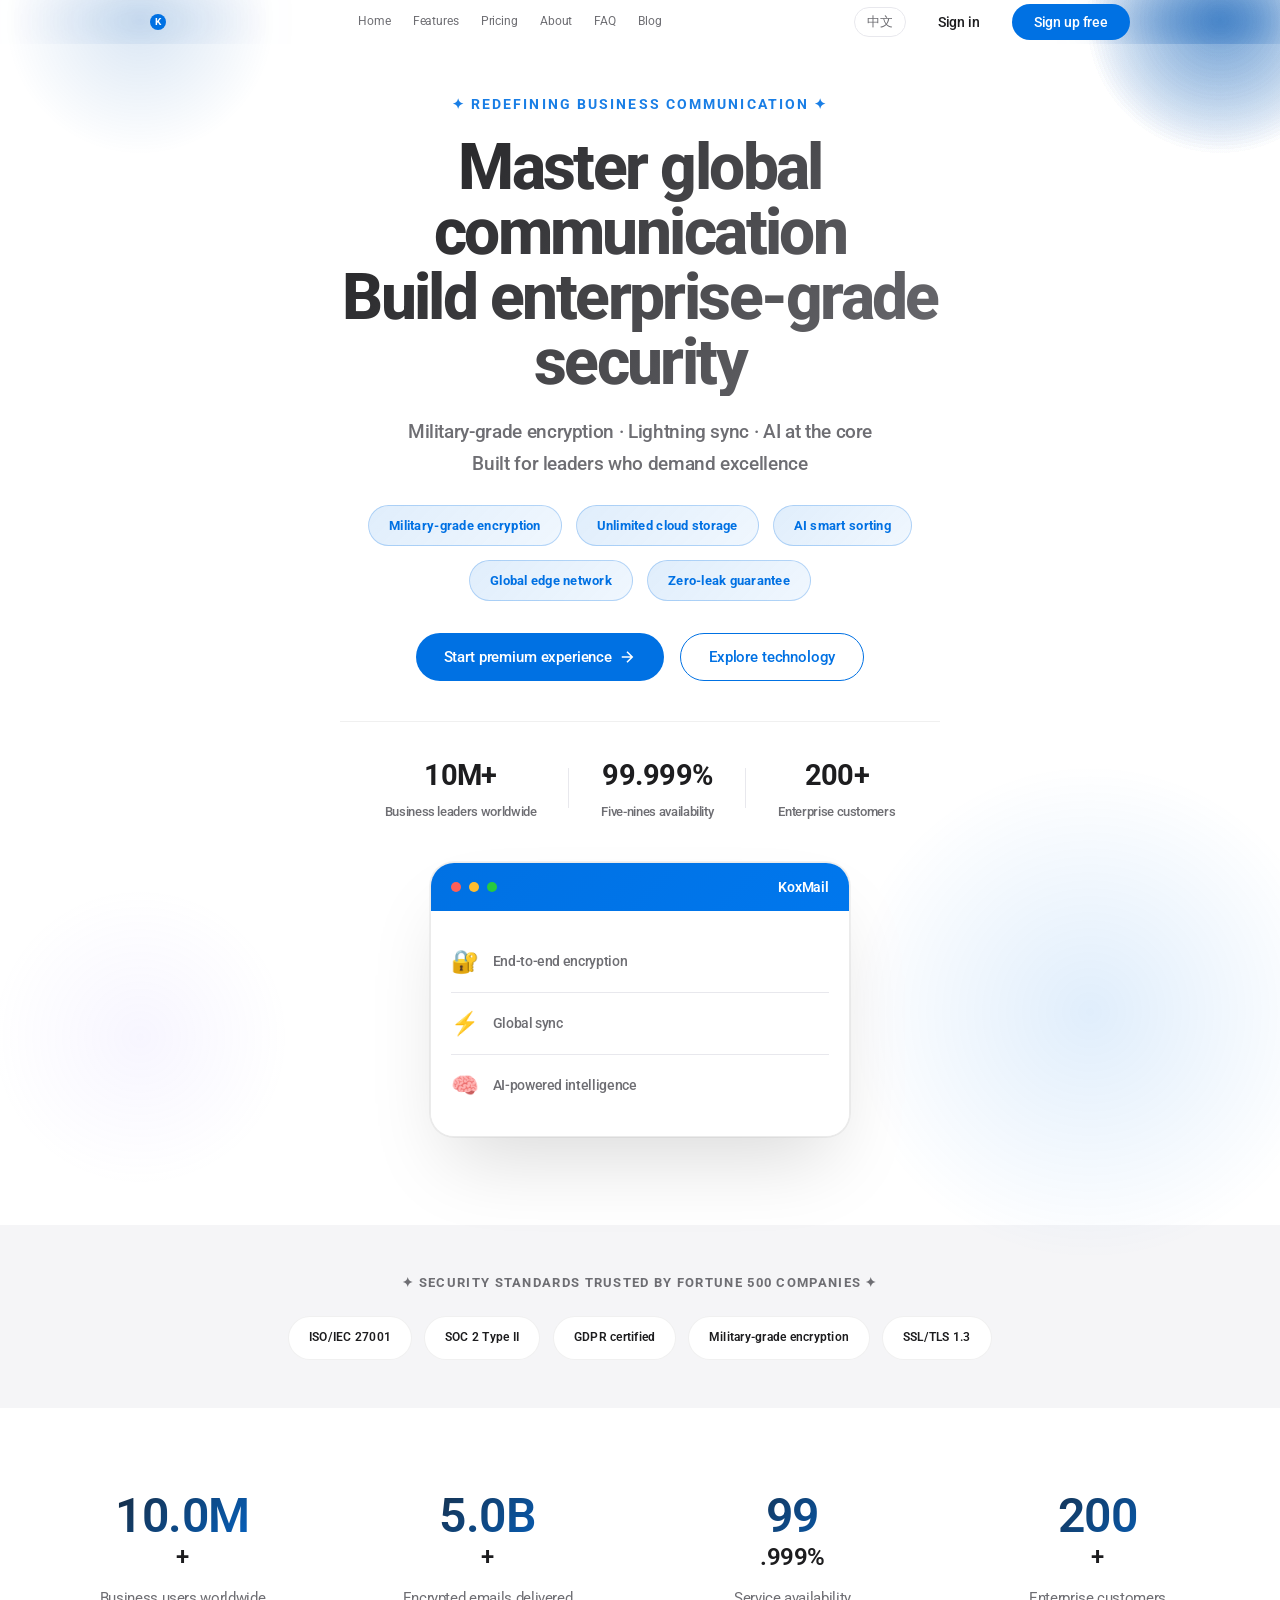
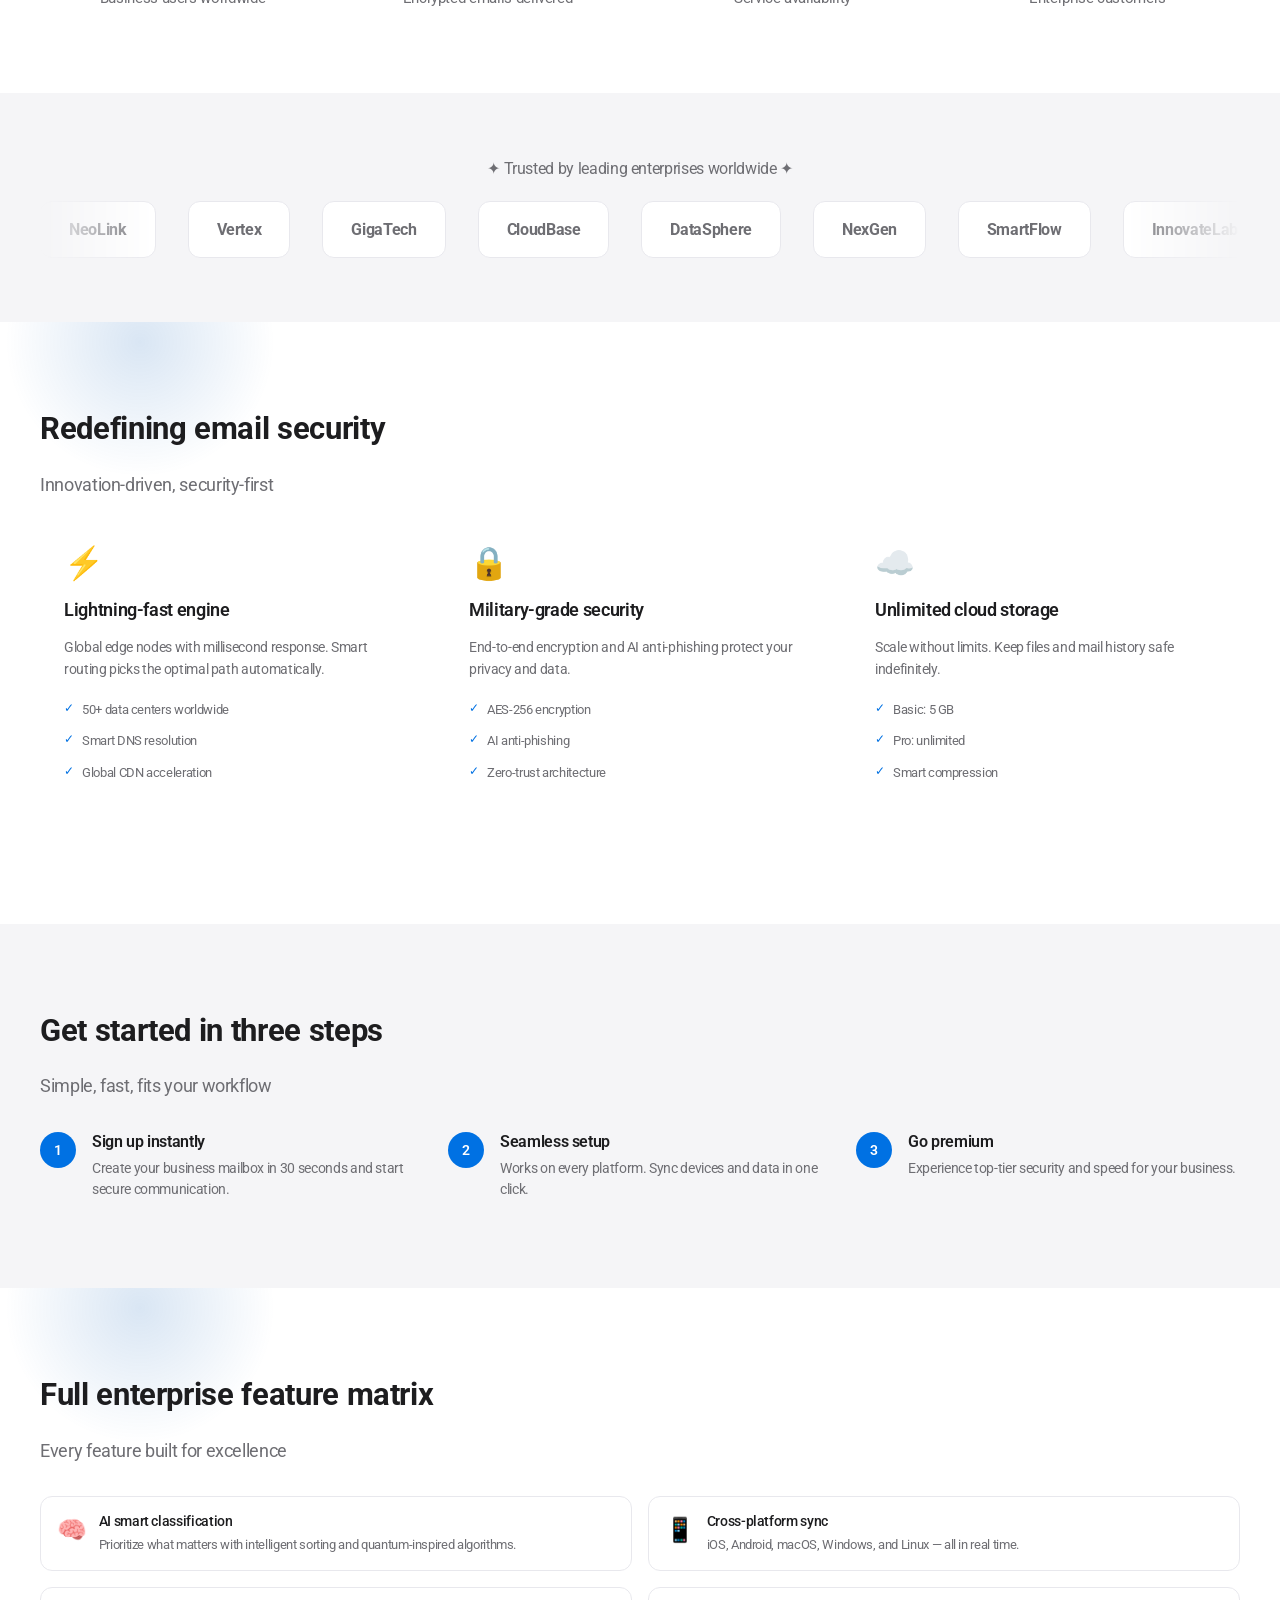
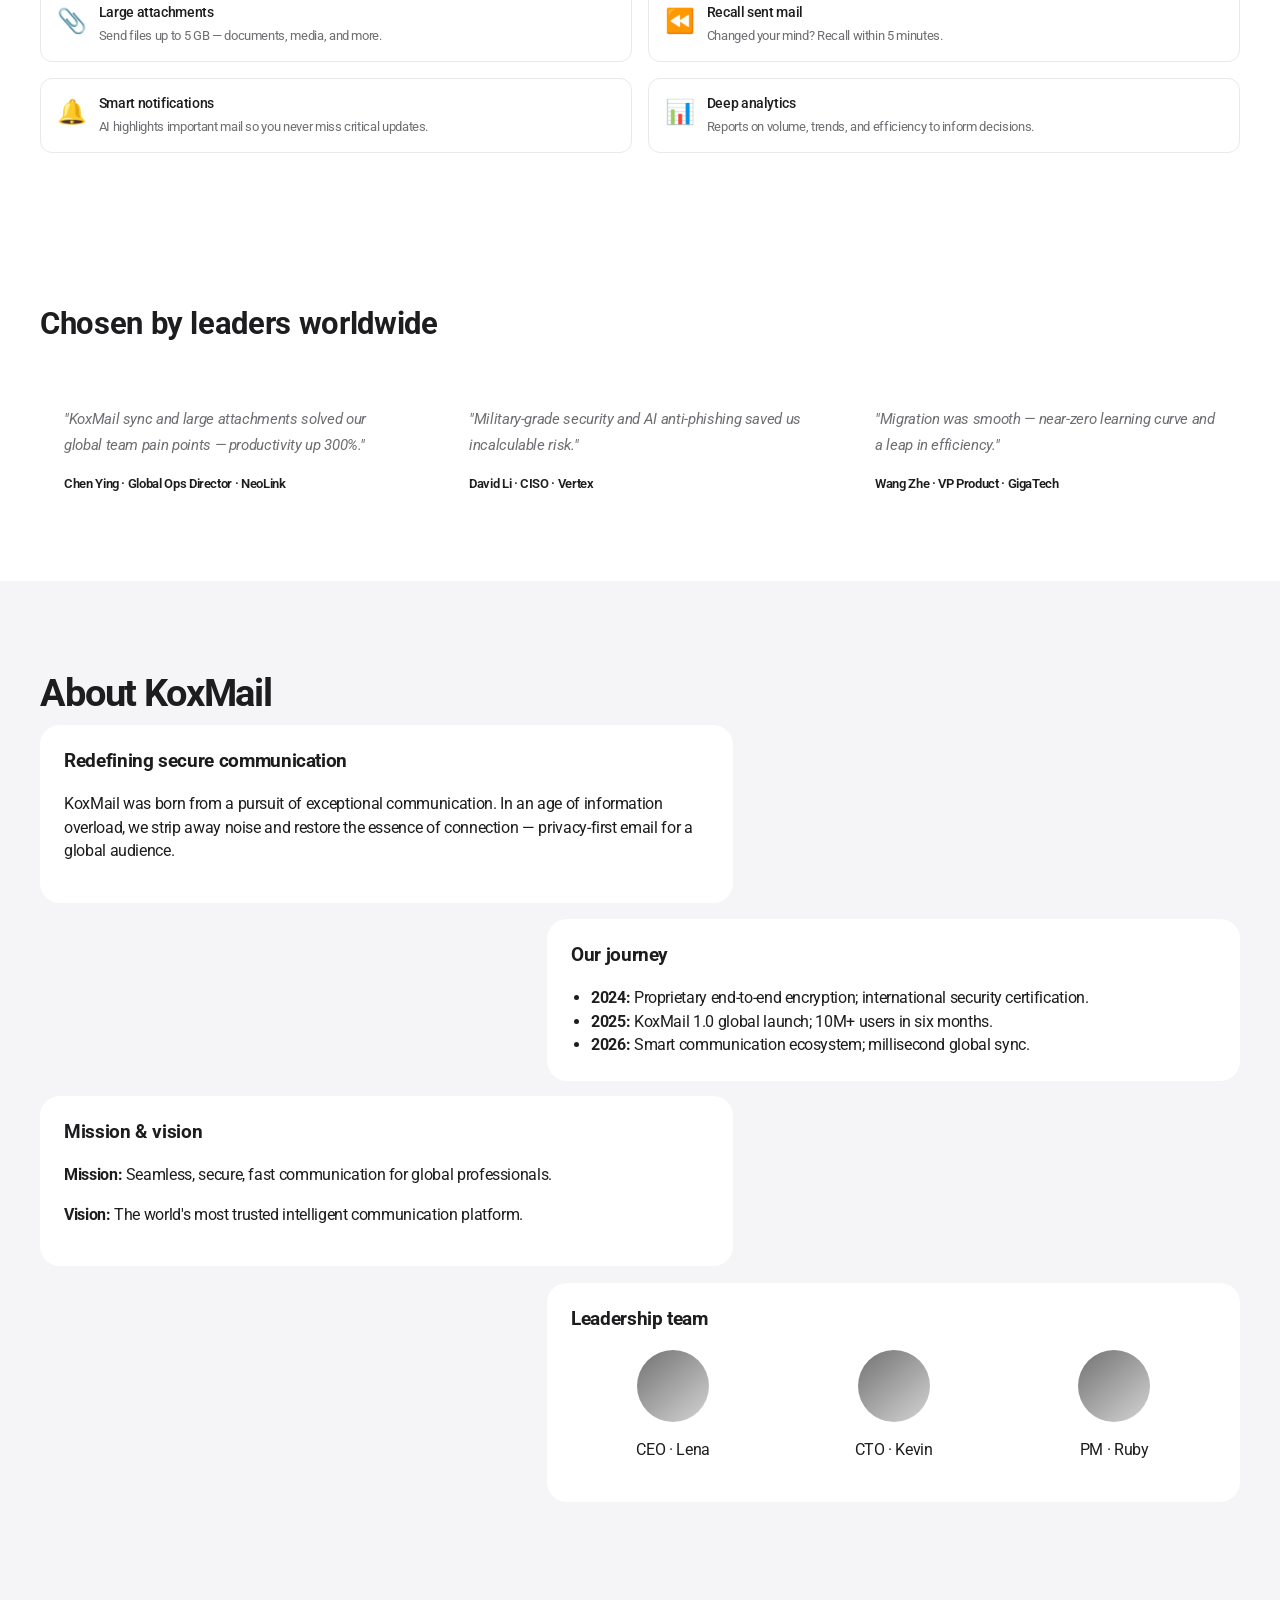
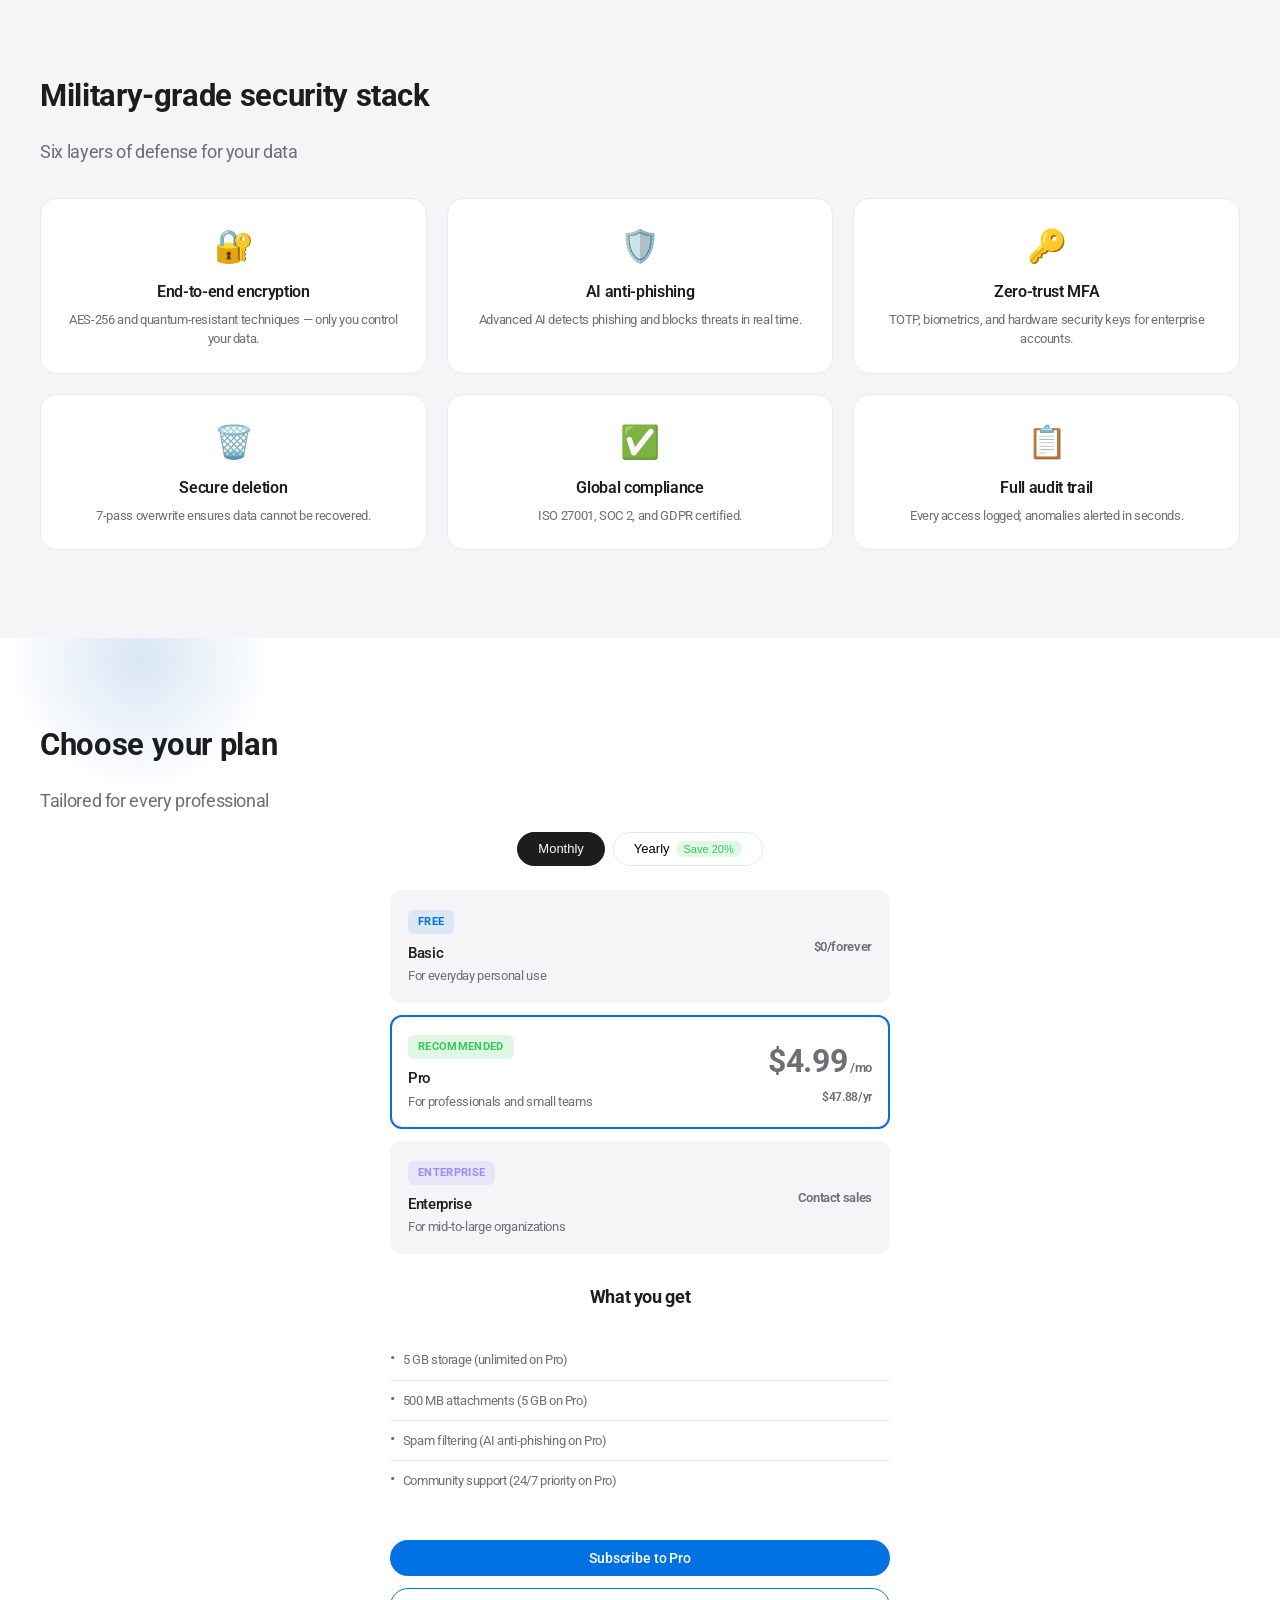
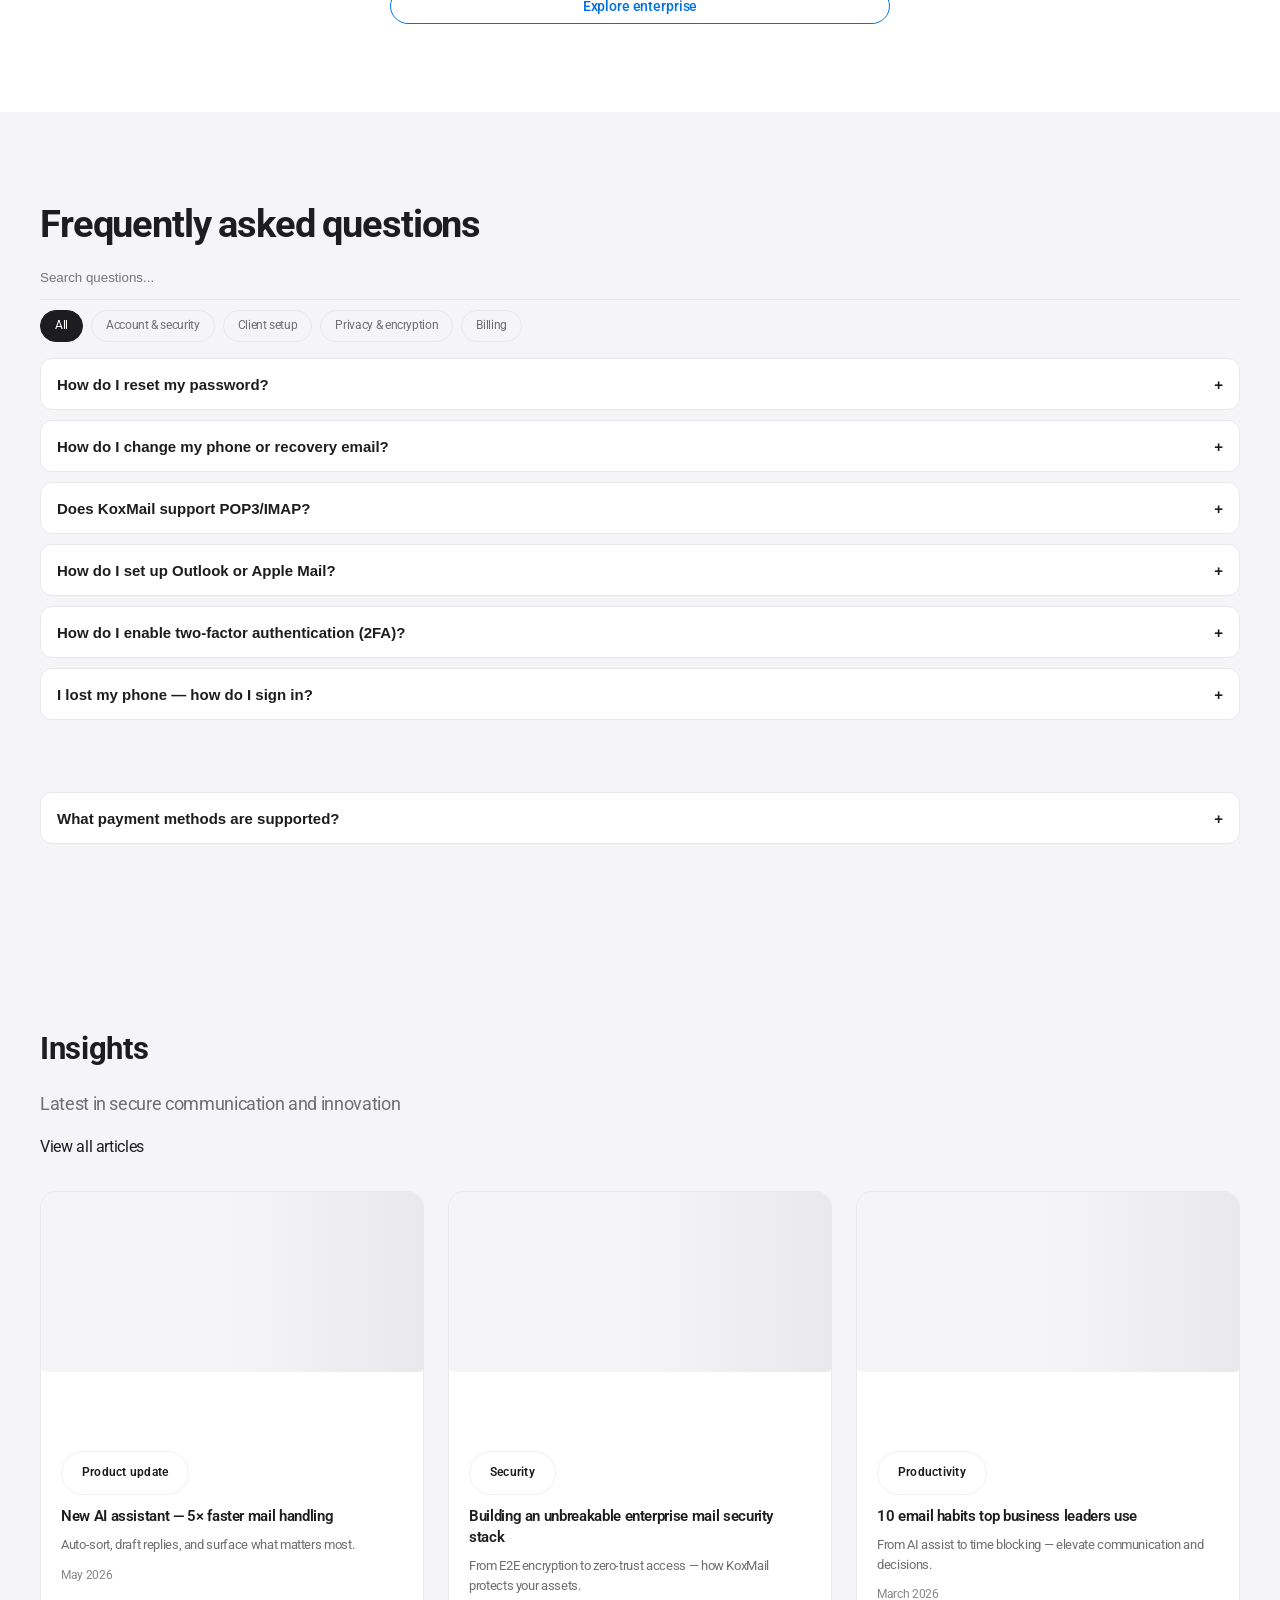
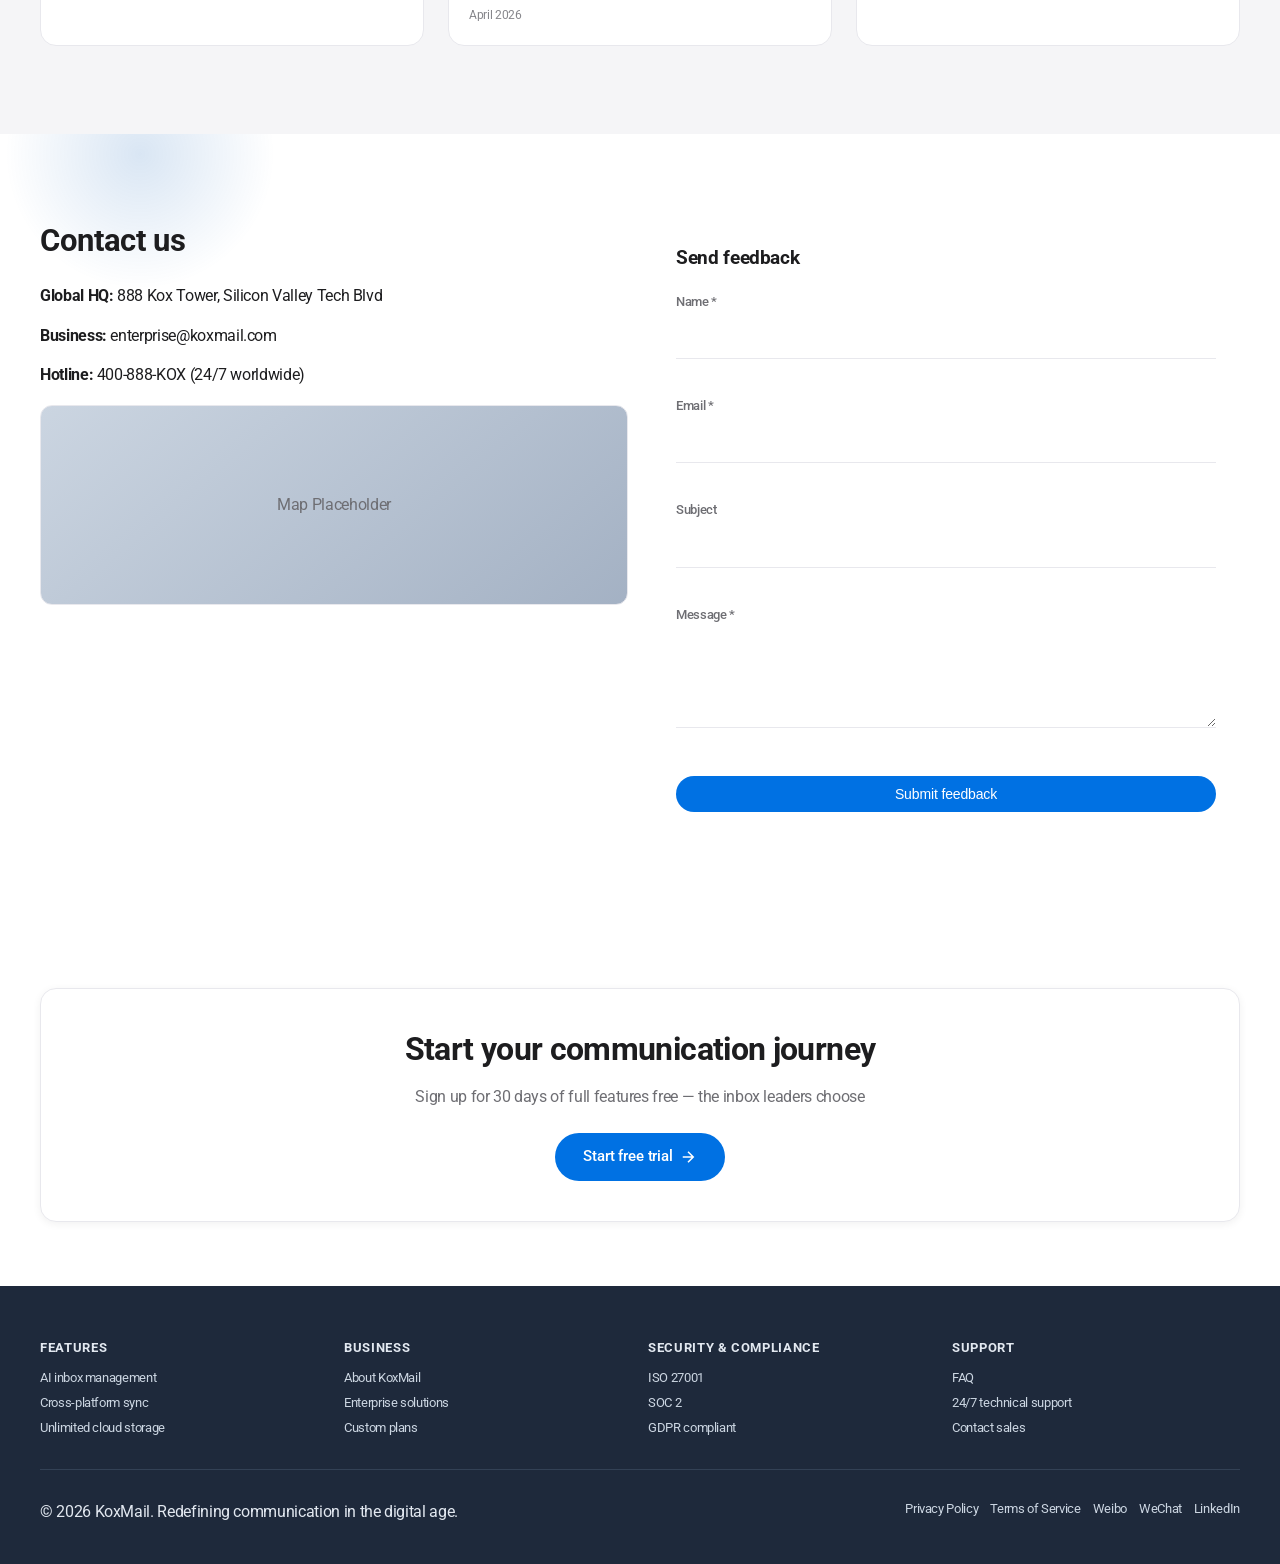
<file: index.html>
<!doctype html>
<html lang="en">
<head>
  <meta name="baidu-site-verification" content="codeva-MCIbitwnRV" />
  <meta charset="UTF-8">
  <meta name="viewport" content="width=device-width, initial-scale=1.0">
  <title>KoxMail - Secure, Efficient Cloud Email</title>
  <meta name="description" content="KoxMail delivers bank-grade encryption and fast, reliable cloud email." data-i18n-meta="meta.index.description">
  <link rel="preconnect" href="https://fonts.googleapis.com">
  <link rel="preconnect" href="https://fonts.gstatic.com" crossorigin>
  <link href="https://fonts.googleapis.com/css2?family=Roboto:wght@400;500;700;800&display=swap" rel="stylesheet">
  <link rel="stylesheet" href="styles.css">
</head>
<body data-page="index">
  <header class="site-header" id="siteHeader">
    <div class="container header-inner">
      <a class="brand" href="index.html#home" data-i18n-aria="brand.aria">
        <span class="brand-mark">K</span>
        <span class="brand-text">KoxMail</span>
      </a>

      <button class="menu-toggle" id="menuToggle" aria-expanded="false" aria-controls="mainNav" data-i18n-aria="nav.open">
        <span></span><span></span><span></span>
      </button>

      <nav class="nav" id="mainNav" data-i18n-aria="nav.main">
        <a href="index.html#home" data-i18n="nav.home">Home</a>
        <a href="index.html#features" data-i18n="nav.features">Features</a>
        <a href="index.html#pricing" data-i18n="nav.pricing">Pricing</a>
        <a href="index.html#about" data-i18n="nav.about">About</a>
        <a href="index.html#faq" data-i18n="nav.faq">FAQ</a>
        <a href="index.html#blog" data-i18n="nav.blog">Blog</a>
      </nav>

      <div class="header-actions">
        <button type="button" class="lang-btn" id="langToggle" aria-label="Switch to Chinese">中文</button>
        <a class="btn btn-ghost" href="login.html" data-i18n="common.login">Sign in</a>
        <a class="btn btn-accent" href="register.html" data-i18n="common.register">Sign up free</a>
      </div>
    </div>
  </header>

  <main>
    <section class="hero section" id="home">
      <div class="container">
        <div class="hero-content">
          <p class="eyebrow" data-i18n="index.hero.eyebrow">✦ Redefining business communication ✦</p>
          <h1 data-i18n-html="index.hero.title">Master global communication<br/>Build enterprise-grade security</h1>
          <p class="lead" data-i18n-html="index.hero.lead">Military-grade encryption · Lightning sync · AI at the core<br/>Built for leaders who demand excellence</p>
          <div class="hero-features">
            <span class="hero-feature-tag" data-i18n="index.hero.tag1">Military-grade encryption</span>
            <span class="hero-feature-tag" data-i18n="index.hero.tag2">Unlimited cloud storage</span>
            <span class="hero-feature-tag" data-i18n="index.hero.tag3">AI smart sorting</span>
            <span class="hero-feature-tag" data-i18n="index.hero.tag4">Global edge network</span>
            <span class="hero-feature-tag" data-i18n="index.hero.tag5">Zero-leak guarantee</span>
          </div>
          <div class="hero-actions">
            <a class="btn btn-accent btn-large" href="register.html">
              <span data-i18n="index.hero.ctaPrimary">Start premium experience</span>
              <svg class="btn-icon" viewBox="0 0 24 24" fill="none" stroke="currentColor" stroke-width="2">
                <path d="M5 12h14M12 5l7 7-7 7"/>
              </svg>
            </a>
            <a class="btn btn-outline btn-large" href="#features" data-i18n="index.hero.ctaSecondary">Explore technology</a>
          </div>
          <div class="hero-stats">
            <div class="hero-stat">
              <span class="hero-stat-value" data-i18n="index.hero.stat1.value">10M+</span>
              <span class="hero-stat-label" data-i18n="index.hero.stat1.label">Business leaders worldwide</span>
            </div>
            <div class="hero-stat-divider"></div>
            <div class="hero-stat">
              <span class="hero-stat-value" data-i18n="index.hero.stat2.value">99.999%</span>
              <span class="hero-stat-label" data-i18n="index.hero.stat2.label">Five-nines availability</span>
            </div>
            <div class="hero-stat-divider"></div>
            <div class="hero-stat">
              <span class="hero-stat-value" data-i18n="index.hero.stat3.value">200+</span>
              <span class="hero-stat-label" data-i18n="index.hero.stat3.label">Enterprise customers</span>
            </div>
          </div>
        </div>
        <div class="hero-art">
          <div class="hero-decor hero-decor-1"></div>
          <div class="hero-decor hero-decor-2"></div>
          <div class="hero-decor hero-decor-3"></div>
          <div class="mock-mail">
            <div class="mail-top">
              <span class="mail-dot"></span>
              <span class="mail-dot"></span>
              <span class="mail-dot"></span>
              <span class="mail-title">KoxMail</span>
            </div>
            <div class="mail-body">
              <div class="mail-item">
                <span class="mail-icon">🔐</span>
                <span class="mail-text" data-i18n="index.mock.e2e">End-to-end encryption</span>
              </div>
              <div class="mail-item">
                <span class="mail-icon">⚡</span>
                <span class="mail-text" data-i18n="index.mock.sync">Global sync</span>
              </div>
              <div class="mail-item">
                <span class="mail-icon">🧠</span>
                <span class="mail-text" data-i18n="index.mock.ai">AI-powered intelligence</span>
              </div>
            </div>
          </div>
        </div>
      </div>
    </section>

    <section class="trust section-sm">
      <div class="container">
        <p class="trust-text" data-i18n="index.trust">✦ Security standards trusted by Fortune 500 companies ✦</p>
        <div class="badges">
          <div class="badge">ISO/IEC 27001</div>
          <div class="badge">SOC 2 Type II</div>
          <div class="badge" data-i18n="index.badge.gdpr">GDPR certified</div>
          <div class="badge" data-i18n="index.badge.mil">Military-grade encryption</div>
          <div class="badge">SSL/TLS 1.3</div>
        </div>
      </div>
    </section>

    <section class="stats section-sm">
      <div class="container">
        <div class="stats-grid">
          <div class="stat-item">
            <span class="stat-number" data-target="10000000">0</span>
            <span class="stat-suffix">+</span>
            <p class="stat-label" data-i18n="index.stat1">Business users worldwide</p>
          </div>
          <div class="stat-item">
            <span class="stat-number" data-target="5000000000">0</span>
            <span class="stat-suffix">+</span>
            <p class="stat-label" data-i18n="index.stat2">Encrypted emails delivered</p>
          </div>
          <div class="stat-item">
            <span class="stat-number" data-target="99">0</span>
            <span class="stat-suffix">.999%</span>
            <p class="stat-label" data-i18n="index.stat3">Service availability</p>
          </div>
          <div class="stat-item">
            <span class="stat-number" data-target="200">0</span>
            <span class="stat-suffix">+</span>
            <p class="stat-label" data-i18n="index.stat4">Enterprise customers</p>
          </div>
        </div>
      </div>
    </section>

    <section class="partners section-sm">
      <div class="container">
        <p class="partners-label" data-i18n="index.partners">✦ Trusted by leading enterprises worldwide ✦</p>
        <div class="logo-carousel">
          <div class="logo-track">
            <div class="logo-item">NeoLink</div>
            <div class="logo-item">Vertex</div>
            <div class="logo-item">GigaTech</div>
            <div class="logo-item">CloudBase</div>
            <div class="logo-item">DataSphere</div>
            <div class="logo-item">NexGen</div>
            <div class="logo-item">SmartFlow</div>
            <div class="logo-item">InnovateLab</div>
            <div class="logo-item">Quantum</div>
            <div class="logo-item">Stellar</div>
          </div>
        </div>
      </div>
    </section>

    <section class="features section" id="features">
      <div class="container">
        <div class="section-header">
          <h2 data-i18n="index.features.title">Redefining email security</h2>
          <p class="lead" data-i18n="index.features.lead">Innovation-driven, security-first</p>
        </div>
        <div class="cards-3">
          <article class="card feature-card">
            <div class="feature-icon">⚡</div>
            <h3 data-i18n="index.features.speed.title">Lightning-fast engine</h3>
            <p data-i18n="index.features.speed.desc">Global edge nodes with millisecond response. Smart routing picks the optimal path automatically.</p>
            <ul class="feature-list">
              <li data-i18n="index.features.speed.li1">50+ data centers worldwide</li>
              <li data-i18n="index.features.speed.li2">Smart DNS resolution</li>
              <li data-i18n="index.features.speed.li3">Global CDN acceleration</li>
            </ul>
          </article>
          <article class="card feature-card">
            <div class="feature-icon">🔒</div>
            <h3 data-i18n="index.features.sec.title">Military-grade security</h3>
            <p data-i18n="index.features.sec.desc">End-to-end encryption and AI anti-phishing protect your privacy and data.</p>
            <ul class="feature-list">
              <li data-i18n="index.features.sec.li1">AES-256 encryption</li>
              <li data-i18n="index.features.sec.li2">AI anti-phishing</li>
              <li data-i18n="index.features.sec.li3">Zero-trust architecture</li>
            </ul>
          </article>
          <article class="card feature-card">
            <div class="feature-icon">☁️</div>
            <h3 data-i18n="index.features.cloud.title">Unlimited cloud storage</h3>
            <p data-i18n="index.features.cloud.desc">Scale without limits. Keep files and mail history safe indefinitely.</p>
            <ul class="feature-list">
              <li data-i18n="index.features.cloud.li1">Basic: 5 GB</li>
              <li data-i18n="index.features.cloud.li2">Pro: unlimited</li>
              <li data-i18n="index.features.cloud.li3">Smart compression</li>
            </ul>
          </article>
        </div>
      </div>
    </section>

    <section class="how-it-works section alt-bg">
      <div class="container">
        <div class="section-header">
          <h2 data-i18n="index.steps.title">Get started in three steps</h2>
          <p class="lead" data-i18n="index.steps.lead">Simple, fast, fits your workflow</p>
        </div>
        <div class="steps-grid">
          <div class="step-card">
            <div class="step-number">1</div>
            <div class="step-content">
              <h3 data-i18n="index.steps.1.title">Sign up instantly</h3>
              <p data-i18n="index.steps.1.desc">Create your business mailbox in 30 seconds and start secure communication.</p>
            </div>
          </div>
          <div class="step-card">
            <div class="step-number">2</div>
            <div class="step-content">
              <h3 data-i18n="index.steps.2.title">Seamless setup</h3>
              <p data-i18n="index.steps.2.desc">Works on every platform. Sync devices and data in one click.</p>
            </div>
          </div>
          <div class="step-card">
            <div class="step-number">3</div>
            <div class="step-content">
              <h3 data-i18n="index.steps.3.title">Go premium</h3>
              <p data-i18n="index.steps.3.desc">Experience top-tier security and speed for your business.</p>
            </div>
          </div>
        </div>
      </div>
    </section>

    <section class="more-features section">
      <div class="container">
        <div class="section-header">
          <h2 data-i18n="index.more.title">Full enterprise feature matrix</h2>
          <p class="lead" data-i18n="index.more.lead">Every feature built for excellence</p>
        </div>
        <div class="features-grid">
          <div class="feature-row">
            <div class="feature-box">
              <div class="feature-icon">🧠</div>
              <div class="feature-info">
                <h4 data-i18n="index.more.ai.title">AI smart classification</h4>
                <p data-i18n="index.more.ai.desc">Prioritize what matters with intelligent sorting and quantum-inspired algorithms.</p>
              </div>
            </div>
            <div class="feature-box">
              <div class="feature-icon">📱</div>
              <div class="feature-info">
                <h4 data-i18n="index.more.sync.title">Cross-platform sync</h4>
                <p data-i18n="index.more.sync.desc">iOS, Android, macOS, Windows, and Linux — all in real time.</p>
              </div>
            </div>
          </div>
          <div class="feature-row">
            <div class="feature-box">
              <div class="feature-icon">📎</div>
              <div class="feature-info">
                <h4 data-i18n="index.more.attach.title">Large attachments</h4>
                <p data-i18n="index.more.attach.desc">Send files up to 5 GB — documents, media, and more.</p>
              </div>
            </div>
            <div class="feature-box">
              <div class="feature-icon">⏪</div>
              <div class="feature-info">
                <h4 data-i18n="index.more.recall.title">Recall sent mail</h4>
                <p data-i18n="index.more.recall.desc">Changed your mind? Recall within 5 minutes.</p>
              </div>
            </div>
          </div>
          <div class="feature-row">
            <div class="feature-box">
              <div class="feature-icon">🔔</div>
              <div class="feature-info">
                <h4 data-i18n="index.more.notify.title">Smart notifications</h4>
                <p data-i18n="index.more.notify.desc">AI highlights important mail so you never miss critical updates.</p>
              </div>
            </div>
            <div class="feature-box">
              <div class="feature-icon">📊</div>
              <div class="feature-info">
                <h4 data-i18n="index.more.analytics.title">Deep analytics</h4>
                <p data-i18n="index.more.analytics.desc">Reports on volume, trends, and efficiency to inform decisions.</p>
              </div>
            </div>
          </div>
        </div>
      </div>
    </section>

    <section class="testimonials section-sm">
      <div class="container">
        <h2 data-i18n="index.testimonials.title">Chosen by leaders worldwide</h2>
        <div class="cards-3">
          <article class="card quote-card">
            <p data-i18n="index.testimonials.1">"KoxMail sync and large attachments solved our global team pain points — productivity up 300%."</p>
            <div class="person" data-i18n="index.testimonials.1.author">Chen Ying · Global Ops Director · NeoLink</div>
          </article>
          <article class="card quote-card">
            <p data-i18n="index.testimonials.2">"Military-grade security and AI anti-phishing saved us incalculable risk."</p>
            <div class="person" data-i18n="index.testimonials.2.author">David Li · CISO · Vertex</div>
          </article>
          <article class="card quote-card">
            <p data-i18n="index.testimonials.3">"Migration was smooth — near-zero learning curve and a leap in efficiency."</p>
            <div class="person" data-i18n="index.testimonials.3.author">Wang Zhe · VP Product · GigaTech</div>
          </article>
        </div>
      </div>
    </section>

    <section class="about section alt-bg" id="about">
      <div class="container">
        <h2 data-i18n="index.about.title">About KoxMail</h2>
        <div class="z-flow">
          <div class="card">
            <h3 data-i18n="index.about.story.title">Redefining secure communication</h3>
            <p data-i18n="index.about.story.desc">KoxMail was born from a pursuit of exceptional communication. In an age of information overload, we strip away noise and restore the essence of connection — privacy-first email for a global audience.</p>
          </div>
          <div class="card timeline">
            <h3 data-i18n="index.about.timeline.title">Our journey</h3>
            <ul>
              <li data-i18n-html="index.about.timeline.li1"><strong>2024:</strong> Proprietary end-to-end encryption; international security certification.</li>
              <li data-i18n-html="index.about.timeline.li2"><strong>2025:</strong> KoxMail 1.0 global launch; 10M+ users in six months.</li>
              <li data-i18n-html="index.about.timeline.li3"><strong>2026:</strong> Smart communication ecosystem; millisecond global sync.</li>
            </ul>
          </div>
          <div class="card">
            <h3 data-i18n="index.about.mission.title">Mission & vision</h3>
            <p data-i18n-html="index.about.mission.mission"><strong>Mission:</strong> Seamless, secure, fast communication for global professionals.</p>
            <p data-i18n-html="index.about.mission.vision"><strong>Vision:</strong> The world's most trusted intelligent communication platform.</p>
          </div>
          <div class="card team">
            <h3 data-i18n="index.about.team.title">Leadership team</h3>
            <div class="team-grid">
              <div class="member"><span class="avatar"></span><p>CEO · Lena</p></div>
              <div class="member"><span class="avatar"></span><p>CTO · Kevin</p></div>
              <div class="member"><span class="avatar"></span><p>PM · Ruby</p></div>
            </div>
          </div>
        </div>
      </div>
    </section>

    <section class="security-features section alt-bg">
      <div class="container">
        <div class="section-header">
          <h2 data-i18n="index.security.title">Military-grade security stack</h2>
          <p class="lead" data-i18n="index.security.lead">Six layers of defense for your data</p>
        </div>
        <div class="security-grid">
          <div class="security-card">
            <div class="security-icon">🔐</div>
            <h3 data-i18n="index.security.e2e.title">End-to-end encryption</h3>
            <p data-i18n="index.security.e2e.desc">AES-256 and quantum-resistant techniques — only you control your data.</p>
          </div>
          <div class="security-card">
            <div class="security-icon">🛡️</div>
            <h3 data-i18n="index.security.phish.title">AI anti-phishing</h3>
            <p data-i18n="index.security.phish.desc">Advanced AI detects phishing and blocks threats in real time.</p>
          </div>
          <div class="security-card">
            <div class="security-icon">🔑</div>
            <h3 data-i18n="index.security.mfa.title">Zero-trust MFA</h3>
            <p data-i18n="index.security.mfa.desc">TOTP, biometrics, and hardware security keys for enterprise accounts.</p>
          </div>
          <div class="security-card">
            <div class="security-icon">🗑️</div>
            <h3 data-i18n="index.security.wipe.title">Secure deletion</h3>
            <p data-i18n="index.security.wipe.desc">7-pass overwrite ensures data cannot be recovered.</p>
          </div>
          <div class="security-card">
            <div class="security-icon">✅</div>
            <h3 data-i18n="index.security.compliance.title">Global compliance</h3>
            <p data-i18n="index.security.compliance.desc">ISO 27001, SOC 2, and GDPR certified.</p>
          </div>
          <div class="security-card">
            <div class="security-icon">📋</div>
            <h3 data-i18n="index.security.audit.title">Full audit trail</h3>
            <p data-i18n="index.security.audit.desc">Every access logged; anomalies alerted in seconds.</p>
          </div>
        </div>
      </div>
    </section>

    <section class="pricing section" id="pricing">
      <div class="container">
        <div class="section-header">
          <h2 data-i18n="index.pricing.title">Choose your plan</h2>
          <p class="lead" data-i18n="index.pricing.lead">Tailored for every professional</p>
        </div>

        <div class="pricing-toggle">
          <button class="toggle-btn active" data-period="monthly" data-i18n="index.pricing.monthly">Monthly</button>
          <button class="toggle-btn" data-period="yearly"><span data-i18n="index.pricing.yearly">Yearly</span> <span class="save-badge" data-i18n="index.pricing.save">Save 20%</span></button>
        </div>

        <div class="pricing-grid-apple">
          <div class="option-card" id="plan-basic">
            <div class="option-content">
              <div class="option-badge" data-i18n="index.pricing.basic.badge">Free</div>
              <div class="option-title" data-i18n="index.pricing.basic.title">Basic</div>
              <div class="option-desc" data-i18n="index.pricing.basic.desc">For everyday personal use</div>
            </div>
            <div class="option-price"><span data-i18n="index.pricing.basic.price">$0</span><span data-i18n="index.pricing.basic.unit">/forever</span></div>
          </div>

          <div class="option-card selected" id="plan-pro">
            <div class="option-content">
              <div class="option-badge recommended" data-i18n="index.pricing.pro.badge">Recommended</div>
              <div class="option-title" data-i18n="index.pricing.pro.title">Pro</div>
              <div class="option-desc" data-i18n="index.pricing.pro.desc">For professionals and small teams</div>
            </div>
            <div class="option-price">
              <span class="price-amount" data-i18n="index.pricing.pro.price">$4.99</span>
              <span class="price-unit" data-i18n="index.pricing.pro.unit">/mo</span>
              <span class="price-yearly" hidden data-i18n="index.pricing.pro.yearly">$47.88/yr</span>
            </div>
          </div>

          <div class="option-card" id="plan-enterprise">
            <div class="option-content">
              <div class="option-badge enterprise" data-i18n="index.pricing.enterprise.badge">Enterprise</div>
              <div class="option-title" data-i18n="index.pricing.enterprise.title">Enterprise</div>
              <div class="option-desc" data-i18n="index.pricing.enterprise.desc">For mid-to-large organizations</div>
            </div>
            <div class="option-price" data-i18n="index.pricing.enterprise.price">Contact sales</div>
          </div>
        </div>

        <div class="pricing-details">
          <h3 data-i18n="index.pricing.details.title">What you get</h3>
          <div class="feature-grid">
            <div class="feature-item" data-i18n="index.pricing.details.f1">5 GB storage (unlimited on Pro)</div>
            <div class="feature-item" data-i18n="index.pricing.details.f2">500 MB attachments (5 GB on Pro)</div>
            <div class="feature-item" data-i18n="index.pricing.details.f3">Spam filtering (AI anti-phishing on Pro)</div>
            <div class="feature-item" data-i18n="index.pricing.details.f4">Community support (24/7 priority on Pro)</div>
          </div>

          <div class="pricing-actions">
            <a class="btn btn-accent" href="subscribe.html" data-i18n="index.pricing.subscribe">Subscribe to Pro</a>
            <a class="btn btn-outline" href="business.html" data-i18n="index.pricing.enterpriseLink">Explore enterprise</a>
          </div>
        </div>
      </div>
    </section>

    <section class="faq section alt-bg" id="faq">
      <div class="container">
        <h2 data-i18n="index.faq.title">Frequently asked questions</h2>
        <div class="faq-top">
          <input type="search" id="faqSearch" data-i18n-placeholder="index.faq.search" placeholder="Search questions..." data-i18n-aria="index.faq.searchAria" aria-label="FAQ search">
          <div class="tags" id="faqTags">
            <span class="tag-btn active" data-filter="all" data-i18n="index.faq.tag.all">All</span>
            <span class="tag-btn" data-filter="account" data-i18n="index.faq.tag.account">Account & security</span>
            <span class="tag-btn" data-filter="client" data-i18n="index.faq.tag.client">Client setup</span>
            <span class="tag-btn" data-filter="security" data-i18n="index.faq.tag.security">Privacy & encryption</span>
            <span class="tag-btn" data-filter="billing" data-i18n="index.faq.tag.billing">Billing</span>
          </div>
        </div>
        <div class="accordion" id="faqAccordion">
          <article class="accordion-item" data-category="account">
            <button class="accordion-trigger" aria-expanded="false">
              <span data-i18n="index.faq.q1">How do I reset my password?</span><span class="icon">+</span>
            </button>
            <div class="accordion-panel">
              <p data-i18n="index.faq.a1">Use "Forgot password" on the sign-in page. Verify via your recovery email or phone.</p>
            </div>
          </article>
          <article class="accordion-item" data-category="account">
            <button class="accordion-trigger" aria-expanded="false">
              <span data-i18n="index.faq.q2">How do I change my phone or recovery email?</span><span class="icon">+</span>
            </button>
            <div class="accordion-panel">
              <p data-i18n="index.faq.a2">After sign-in, go to Settings → Account security, verify your password, then update contact info.</p>
            </div>
          </article>
          <article class="accordion-item" data-category="client">
            <button class="accordion-trigger" aria-expanded="false">
              <span data-i18n="index.faq.q3">Does KoxMail support POP3/IMAP?</span><span class="icon">+</span>
            </button>
            <div class="accordion-panel">
              <p data-i18n="index.faq.a3">Yes. Enable IMAP/SMTP under Settings → Client access for an app-specific password.</p>
            </div>
          </article>
          <article class="accordion-item" data-category="client">
            <button class="accordion-trigger" aria-expanded="false">
              <span data-i18n="index.faq.q4">How do I set up Outlook or Apple Mail?</span><span class="icon">+</span>
            </button>
            <div class="accordion-panel">
              <p data-i18n="index.faq.a4">Choose IMAP/SMTP, enter your KoxMail address and app password. Servers: imap.koxmail.com / smtp.koxmail.com.</p>
            </div>
          </article>
          <article class="accordion-item" data-category="security">
            <button class="accordion-trigger" aria-expanded="false">
              <span data-i18n="index.faq.q5">How do I enable two-factor authentication (2FA)?</span><span class="icon">+</span>
            </button>
            <div class="accordion-panel">
              <p data-i18n="index.faq.a5">Go to Settings → Account security → Two-factor authentication. Scan the QR code or use SMS backup.</p>
            </div>
          </article>
          <article class="accordion-item" data-category="security">
            <button class="accordion-trigger" aria-expanded="false">
              <span data-i18n="index.faq.q6">I lost my phone — how do I sign in?</span><span class="icon">+</span>
            </button>
            <div class="accordion-panel">
              <p data-i18n="index.faq.a6">Use your recovery email for a code, or contact support with ID verification.</p>
            </div>
          </article>
          <article class="accordion-item" data-category="billing">
            <button class="accordion-trigger" aria-expanded="false">
              <span data-i18n="index.faq.q7">How do I request an invoice?</span><span class="icon">+</span>
            </button>
            <div class="accordion-panel">
              <p data-i18n="index.faq.a7">Go to Account → Billing & subscription → Request invoice. We issue within 3 business days.</p>
            </div>
          </article>
          <article class="accordion-item" data-category="billing">
            <button class="accordion-trigger" aria-expanded="false">
              <span data-i18n="index.faq.q8">What payment methods are supported?</span><span class="icon">+</span>
            </button>
            <div class="accordion-panel">
              <p data-i18n="index.faq.a8">Visa, MasterCard, Amex, Alipay, WeChat Pay, and bank transfer for enterprises.</p>
            </div>
          </article>
        </div>
        <div class="empty-state" id="faqEmptyState" hidden>
          <p data-i18n="index.faq.empty">No results found. Try another keyword.</p>
          <a class="btn btn-outline" href="support.html" data-i18n="index.faq.contact">Contact support</a>
        </div>
      </div>
    </section>

    <section class="blog-preview section" id="blog">
      <div class="container">
        <div class="section-header">
          <h2 data-i18n="index.blog.title">Insights</h2>
          <p class="lead" data-i18n="index.blog.lead">Latest in secure communication and innovation</p>
          <a class="link-underline" href="blog.html" data-i18n="index.blog.viewAll">View all articles</a>
        </div>
        <div class="blog-grid">
          <article class="blog-card">
            <div class="blog-image">
              <div class="skeleton" style="width: 100%; height: 180px;"></div>
            </div>
            <div class="blog-content">
              <span class="badge" data-i18n="index.blog.1.badge">Product update</span>
              <h3 data-i18n="index.blog.1.title">New AI assistant — 5× faster mail handling</h3>
              <p data-i18n="index.blog.1.desc">Auto-sort, draft replies, and surface what matters most.</p>
              <div class="blog-meta">
                <span data-i18n="index.blog.1.date">May 2026</span>
              </div>
            </div>
          </article>
          <article class="blog-card">
            <div class="blog-image">
              <div class="skeleton" style="width: 100%; height: 180px;"></div>
            </div>
            <div class="blog-content">
              <span class="badge" data-i18n="index.blog.2.badge">Security</span>
              <h3 data-i18n="index.blog.2.title">Building an unbreakable enterprise mail security stack</h3>
              <p data-i18n="index.blog.2.desc">From E2E encryption to zero-trust access — how KoxMail protects your assets.</p>
              <div class="blog-meta">
                <span data-i18n="index.blog.2.date">April 2026</span>
              </div>
            </div>
          </article>
          <article class="blog-card">
            <div class="blog-image">
              <div class="skeleton" style="width: 100%; height: 180px;"></div>
            </div>
            <div class="blog-content">
              <span class="badge" data-i18n="index.blog.3.badge">Productivity</span>
              <h3 data-i18n="index.blog.3.title">10 email habits top business leaders use</h3>
              <p data-i18n="index.blog.3.desc">From AI assist to time blocking — elevate communication and decisions.</p>
              <div class="blog-meta">
                <span data-i18n="index.blog.3.date">March 2026</span>
              </div>
            </div>
          </article>
        </div>
      </div>
    </section>

    <section class="contact section" id="contact">
      <div class="container grid-2">
        <div class="contact-info">
          <h2 data-i18n="index.contact.title">Contact us</h2>
          <p data-i18n-html="index.contact.hq"><strong>Global HQ:</strong> 888 Kox Tower, Silicon Valley Tech Blvd</p>
          <p data-i18n-html="index.contact.sales"><strong>Business:</strong> enterprise@koxmail.com</p>
          <p data-i18n-html="index.contact.phone"><strong>Hotline:</strong> 400-888-KOX (24/7 worldwide)</p>
          <div class="map-placeholder" aria-label="Map placeholder">Map Placeholder</div>
        </div>
        <div class="card">
          <h3 data-i18n="index.contact.form.title">Send feedback</h3>
          <form id="contactForm" novalidate>
            <div class="field">
              <label for="name" data-i18n="index.contact.name">Name *</label>
              <input id="name" name="name" required>
              <small class="error-msg"></small>
            </div>
            <div class="field">
              <label for="email" data-i18n="index.contact.email">Email *</label>
              <input id="email" name="email" type="email" required>
              <small class="error-msg"></small>
            </div>
            <div class="field">
              <label for="subject" data-i18n="index.contact.subject">Subject</label>
              <input id="subject" name="subject">
              <small class="error-msg"></small>
            </div>
            <div class="field">
              <label for="message" data-i18n="index.contact.message">Message *</label>
              <textarea id="message" name="message" rows="5" required></textarea>
              <small class="error-msg"></small>
            </div>
            <button class="btn btn-accent full" id="contactSubmit" type="submit">
              <span class="btn-text" data-i18n="index.contact.submit">Submit feedback</span>
              <span class="spinner" aria-hidden="true"></span>
            </button>
          </form>
          <div class="success-card" id="contactSuccess" hidden>
            <h4 data-i18n="index.contact.success.title">Submitted</h4>
            <p data-i18n="index.contact.success.desc">Thank you! Our team will respond within 24 hours.</p>
          </div>
        </div>
      </div>
    </section>

    <section class="cta section-sm">
      <div class="container cta-box">
        <h2 data-i18n="index.cta.title">Start your communication journey</h2>
        <p class="lead" data-i18n="index.cta.lead">Sign up for 30 days of full features free — the inbox leaders choose</p>
        <a class="btn btn-accent btn-large" href="register.html">
          <span data-i18n="index.cta.btn">Start free trial</span>
          <svg class="btn-icon" viewBox="0 0 24 24" fill="none" stroke="currentColor" stroke-width="2">
            <path d="M5 12h14M12 5l7 7-7 7"/>
          </svg>
        </a>
      </div>
    </section>

    <div class="floating-actions" id="floatingActions">
      <button class="float-btn" id="scrollTopBtn" data-i18n-title="float.scrollTop" data-i18n-aria="float.scrollTop" title="Back to top" aria-label="Back to top">
        <svg viewBox="0 0 24 24" fill="none" stroke="currentColor" stroke-width="2">
          <path d="M12 5v14M5 12l7-7 7 7"/>
        </svg>
      </button>
      <button class="float-btn" id="darkModeBtn" data-i18n-title="float.theme" data-i18n-aria="float.theme" title="Toggle theme" aria-label="Toggle theme">
        <svg viewBox="0 0 24 24" fill="none" stroke="currentColor" stroke-width="2">
          <path d="M21 12.79A9 9 0 1 1 11.21 3 7 7 0 0 0 21 12.79z"/>
        </svg>
      </button>
    </div>
  </main>

  <footer class="site-footer">
    <div class="container footer-grid">
      <div>
        <h4 data-i18n="footer.features">Features</h4>
        <a href="index.html#features" data-i18n="footer.features.ai">AI inbox management</a>
        <a href="index.html#features" data-i18n="footer.features.sync">Cross-platform sync</a>
        <a href="index.html#pricing" data-i18n="footer.features.storage">Unlimited cloud storage</a>
      </div>
      <div>
        <h4 data-i18n="footer.business">Business</h4>
        <a href="index.html#about" data-i18n="footer.business.about">About KoxMail</a>
        <a href="business.html" data-i18n="footer.business.solutions">Enterprise solutions</a>
        <a href="index.html#pricing" data-i18n="footer.business.custom">Custom plans</a>
      </div>
      <div>
        <h4 data-i18n="footer.security">Security & compliance</h4>
        <a href="privacy.html">ISO 27001</a>
        <a href="privacy.html">SOC 2</a>
        <a href="privacy.html" data-i18n="footer.security.gdpr">GDPR compliant</a>
      </div>
      <div>
        <h4 data-i18n="footer.support">Support</h4>
        <a href="index.html#faq" data-i18n="footer.support.faq">FAQ</a>
        <a href="support.html" data-i18n="footer.support.tech">24/7 technical support</a>
        <a href="support.html" data-i18n="footer.support.sales">Contact sales</a>
      </div>
    </div>
    <div class="container footer-bottom">
      <p data-i18n="footer.copyright">© 2026 KoxMail. Redefining communication in the digital age.</p>
      <div class="footer-links">
        <a href="privacy.html" data-i18n="footer.privacy">Privacy Policy</a>
        <a href="terms.html" data-i18n="footer.terms">Terms of Service</a>
        <a href="support.html" data-i18n="footer.weibo" aria-label="Weibo">Weibo</a>
        <a href="support.html" data-i18n="footer.wechat" aria-label="WeChat">WeChat</a>
        <a href="support.html" aria-label="LinkedIn">LinkedIn</a>
      </div>
    </div>
  </footer>

  <script src="i18n.js"></script>
  <script src="script.js"></script>
</body>
</html>
</file>
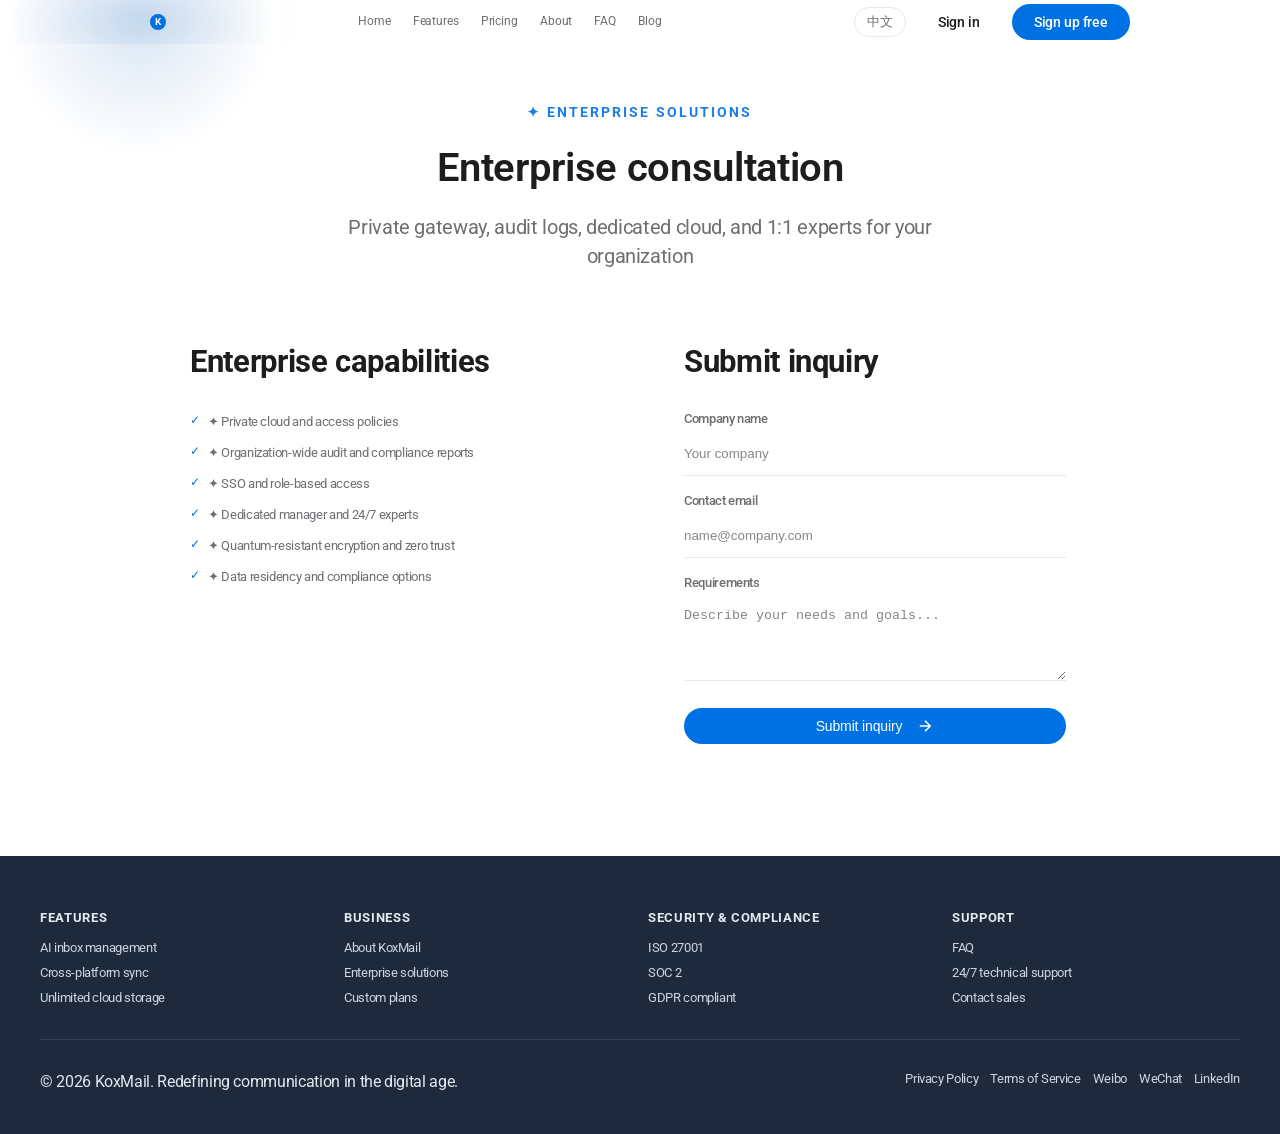
<file: business.html>
<!doctype html>
<html lang="en">
<head>
  <meta charset="UTF-8">
  <meta name="viewport" content="width=device-width, initial-scale=1.0">
  <title>KoxMail Enterprise Solutions</title>
  <link rel="preconnect" href="https://fonts.googleapis.com">
  <link rel="preconnect" href="https://fonts.gstatic.com" crossorigin>
  <link href="https://fonts.googleapis.com/css2?family=Roboto:wght@400;500;700;800&display=swap" rel="stylesheet">
  <link rel="stylesheet" href="styles.css">
</head>
<body data-page="business">
  <header class="site-header" id="siteHeader">
    <div class="container header-inner">
      <a class="brand" href="index.html" data-i18n-aria="brand.aria">
        <span class="brand-mark">K</span>
        <span class="brand-text">KoxMail</span>
      </a>
      <button class="menu-toggle" id="menuToggle" aria-expanded="false" aria-controls="mainNav" data-i18n-aria="nav.open">
        <span></span><span></span><span></span>
      </button>
      <nav class="nav" id="mainNav" data-i18n-aria="nav.main">
        <a href="index.html#home" data-i18n="nav.home">Home</a>
        <a href="index.html#features" data-i18n="nav.features">Features</a>
        <a href="index.html#pricing" data-i18n="nav.pricing">Pricing</a>
        <a href="index.html#about" data-i18n="nav.about">About</a>
        <a href="index.html#faq" data-i18n="nav.faq">FAQ</a>
        <a href="index.html#blog" data-i18n="nav.blog">Blog</a>
      </nav>
      <div class="header-actions">
        <button type="button" class="lang-btn" id="langToggle" aria-label="Switch to Chinese">中文</button>
        <a class="btn btn-ghost" href="login.html" data-i18n="common.login">Sign in</a>
        <a class="btn btn-accent" href="register.html" data-i18n="common.register">Sign up free</a>
      </div>
    </div>
  </header>

  <main class="subpage-main">
    <section class="section">
      <div class="container">
        <div class="page-header">
          <p class="eyebrow" data-i18n="business.eyebrow">✦ Enterprise solutions</p>
          <h1 data-i18n="business.title">Enterprise consultation</h1>
          <p class="lead" data-i18n="business.lead">Private gateway, audit logs, dedicated cloud, and 1:1 experts for your organization</p>
        </div>
        <div class="business-box">
          <div class="business-info">
            <h2 data-i18n="business.matrix.title">Enterprise capabilities</h2>
            <ul class="feature-list">
              <li data-i18n="business.matrix.li1">✦ Private cloud and access policies</li>
              <li data-i18n="business.matrix.li2">✦ Organization-wide audit and compliance reports</li>
              <li data-i18n="business.matrix.li3">✦ SSO and role-based access</li>
              <li data-i18n="business.matrix.li4">✦ Dedicated manager and 24/7 experts</li>
              <li data-i18n="business.matrix.li5">✦ Quantum-resistant encryption and zero trust</li>
              <li data-i18n="business.matrix.li6">✦ Data residency and compliance options</li>
            </ul>
          </div>
          <div class="business-form">
            <h2 data-i18n="business.form.title">Submit inquiry</h2>
            <form class="auth-form" action="support.html" method="get">
              <div class="field">
                <label for="bizCompany" data-i18n="business.company">Company name</label>
                <input id="bizCompany" type="text" data-i18n-placeholder="business.companyPh" placeholder="Your company" required>
              </div>
              <div class="field">
                <label for="bizContact" data-i18n="business.email">Contact email</label>
                <input id="bizContact" type="email" placeholder="name@company.com" required>
              </div>
              <div class="field">
                <label for="bizNeed" data-i18n="business.need">Requirements</label>
                <textarea id="bizNeed" rows="4" data-i18n-placeholder="business.needPh" placeholder="Describe your needs and goals..." required></textarea>
              </div>
              <button class="btn btn-accent full" type="submit">
                <span data-i18n="business.submit">Submit inquiry</span>
                <svg class="btn-icon" viewBox="0 0 24 24" fill="none" stroke="currentColor" stroke-width="2">
                  <path d="M5 12h14M12 5l7 7-7 7"/>
                </svg>
              </button>
            </form>
          </div>
        </div>
      </div>
    </section>
  </main>

  <footer class="site-footer">
    <div class="container footer-grid">
      <div>
        <h4 data-i18n="footer.features">Features</h4>
        <a href="index.html#features" data-i18n="footer.features.ai">AI inbox management</a>
        <a href="index.html#features" data-i18n="footer.features.sync">Cross-platform sync</a>
        <a href="index.html#pricing" data-i18n="footer.features.storage">Unlimited cloud storage</a>
      </div>
      <div>
        <h4 data-i18n="footer.business">Business</h4>
        <a href="index.html#about" data-i18n="footer.business.about">About KoxMail</a>
        <a href="business.html" data-i18n="footer.business.solutions">Enterprise solutions</a>
        <a href="index.html#pricing" data-i18n="footer.business.custom">Custom plans</a>
      </div>
      <div>
        <h4 data-i18n="footer.security">Security & compliance</h4>
        <a href="privacy.html">ISO 27001</a>
        <a href="privacy.html">SOC 2</a>
        <a href="privacy.html" data-i18n="footer.security.gdpr">GDPR compliant</a>
      </div>
      <div>
        <h4 data-i18n="footer.support">Support</h4>
        <a href="index.html#faq" data-i18n="footer.support.faq">FAQ</a>
        <a href="support.html" data-i18n="footer.support.tech">24/7 technical support</a>
        <a href="support.html" data-i18n="footer.support.sales">Contact sales</a>
      </div>
    </div>
    <div class="container footer-bottom">
      <p data-i18n="footer.copyright">© 2026 KoxMail. Redefining communication in the digital age.</p>
      <div class="footer-links">
        <a href="privacy.html" data-i18n="footer.privacy">Privacy Policy</a>
        <a href="terms.html" data-i18n="footer.terms">Terms of Service</a>
        <a href="support.html" data-i18n="footer.weibo" aria-label="Weibo">Weibo</a>
        <a href="support.html" data-i18n="footer.wechat" aria-label="WeChat">WeChat</a>
        <a href="support.html" aria-label="LinkedIn">LinkedIn</a>
      </div>
    </div>
  </footer>

  <div class="floating-actions" id="floatingActions">
    <button class="float-btn" id="scrollTopBtn" data-i18n-title="float.scrollTop" data-i18n-aria="float.scrollTop" title="Back to top" aria-label="Back to top">
      <svg viewBox="0 0 24 24" fill="none" stroke="currentColor" stroke-width="2">
        <path d="M12 5v14M5 12l7-7 7 7"/>
      </svg>
    </button>
    <button class="float-btn" id="darkModeBtn" data-i18n-title="float.theme" data-i18n-aria="float.theme" title="Toggle theme" aria-label="Toggle theme">
      <svg viewBox="0 0 24 24" fill="none" stroke="currentColor" stroke-width="2">
        <path d="M21 12.79A9 9 0 1 1 11.21 3 7 7 0 0 0 21 12.79z"/>
      </svg>
    </button>
  </div>

  <script src="i18n.js"></script>
  <script src="script.js"></script>
</body>
</html>
</file>
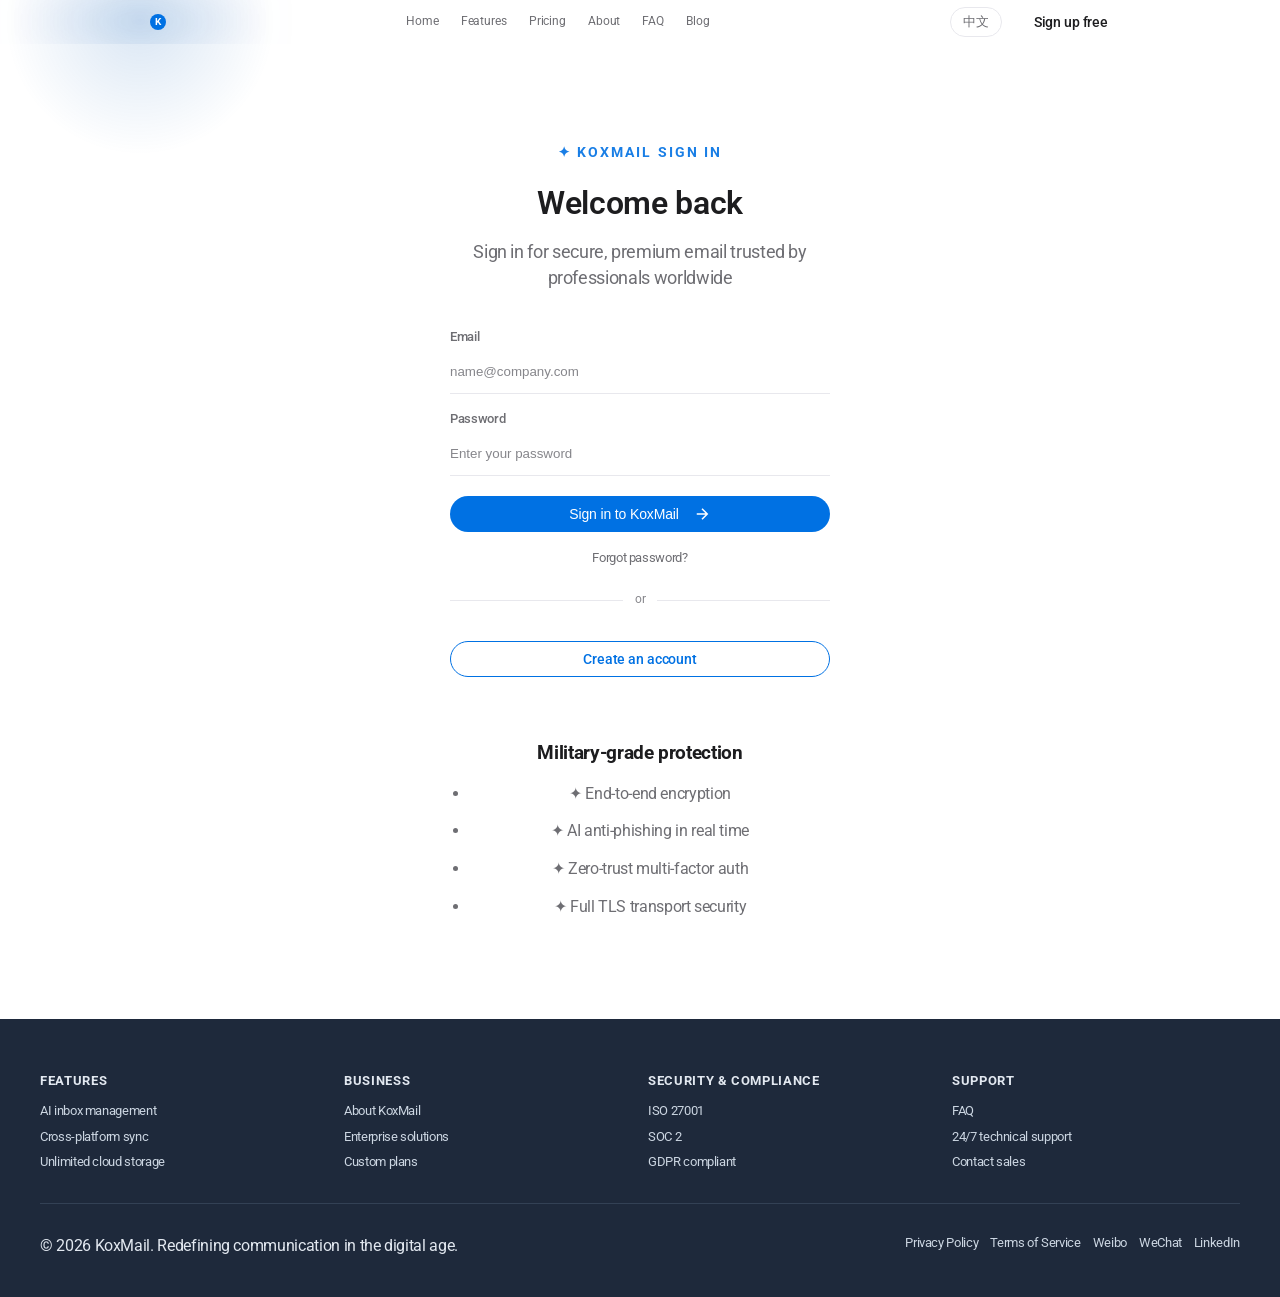
<file: login.html>
<!doctype html>
<html lang="en">
<head>
  <meta charset="UTF-8">
  <meta name="viewport" content="width=device-width, initial-scale=1.0">
  <title>KoxMail Sign In - Premium Communication</title>
  <link rel="preconnect" href="https://fonts.googleapis.com">
  <link rel="preconnect" href="https://fonts.gstatic.com" crossorigin>
  <link href="https://fonts.googleapis.com/css2?family=Roboto:wght@400;500;700;800&display=swap" rel="stylesheet">
  <link rel="stylesheet" href="styles.css">
</head>
<body data-page="login">
  <header class="site-header" id="siteHeader">
    <div class="container header-inner">
      <a class="brand" href="index.html" data-i18n-aria="brand.aria">
        <span class="brand-mark">K</span>
        <span class="brand-text">KoxMail</span>
      </a>
      <button class="menu-toggle" id="menuToggle" aria-expanded="false" aria-controls="mainNav" data-i18n-aria="nav.open">
        <span></span><span></span><span></span>
      </button>
      <nav class="nav" id="mainNav" data-i18n-aria="nav.main">
        <a href="index.html#home" data-i18n="nav.home">Home</a>
        <a href="index.html#features" data-i18n="nav.features">Features</a>
        <a href="index.html#pricing" data-i18n="nav.pricing">Pricing</a>
        <a href="index.html#about" data-i18n="nav.about">About</a>
        <a href="index.html#faq" data-i18n="nav.faq">FAQ</a>
        <a href="index.html#blog" data-i18n="nav.blog">Blog</a>
      </nav>
      <div class="header-actions">
        <button type="button" class="lang-btn" id="langToggle" aria-label="Switch to Chinese">中文</button>
        <a class="btn btn-ghost" href="register.html" data-i18n="common.register">Sign up free</a>
      </div>
    </div>
  </header>

  <main class="subpage-main">
    <section class="section">
      <div class="container">
        <div class="auth-box">
          <p class="eyebrow" data-i18n="login.eyebrow">✦ KoxMail sign in</p>
          <h1 data-i18n="login.title">Welcome back</h1>
          <p class="lead" data-i18n="login.lead">Sign in for secure, premium email trusted by professionals worldwide</p>
          <form class="auth-form" action="index.html" method="get">
            <div class="field">
              <label for="loginEmail" data-i18n="login.email">Email</label>
              <input id="loginEmail" type="email" placeholder="name@company.com" required>
            </div>
            <div class="field">
              <label for="loginPassword" data-i18n="login.password">Password</label>
              <input id="loginPassword" type="password" data-i18n-placeholder="login.passwordPh" placeholder="Enter your password" required>
            </div>
            <button class="btn btn-accent full" type="submit">
              <span data-i18n="login.submit">Sign in to KoxMail</span>
              <svg class="btn-icon" viewBox="0 0 24 24" fill="none" stroke="currentColor" stroke-width="2">
                <path d="M5 12h14M12 5l7 7-7 7"/>
              </svg>
            </button>
          </form>
          <p class="muted-line">
            <a href="support.html" data-i18n="login.forgot">Forgot password?</a>
          </p>
          <div class="divider">
            <span data-i18n="login.or">or</span>
          </div>
          <a class="btn btn-outline full" href="register.html" data-i18n="login.create">Create an account</a>
        </div>
        <div class="auth-sidebar">
          <h3 data-i18n="login.sidebar.title">Military-grade protection</h3>
          <ul class="doc-list">
            <li data-i18n="login.sidebar.li1">✦ End-to-end encryption</li>
            <li data-i18n="login.sidebar.li2">✦ AI anti-phishing in real time</li>
            <li data-i18n="login.sidebar.li3">✦ Zero-trust multi-factor auth</li>
            <li data-i18n="login.sidebar.li4">✦ Full TLS transport security</li>
          </ul>
        </div>
      </div>
    </section>
  </main>

  <footer class="site-footer">
    <div class="container footer-grid">
      <div>
        <h4 data-i18n="footer.features">Features</h4>
        <a href="index.html#features" data-i18n="footer.features.ai">AI inbox management</a>
        <a href="index.html#features" data-i18n="footer.features.sync">Cross-platform sync</a>
        <a href="index.html#pricing" data-i18n="footer.features.storage">Unlimited cloud storage</a>
      </div>
      <div>
        <h4 data-i18n="footer.business">Business</h4>
        <a href="index.html#about" data-i18n="footer.business.about">About KoxMail</a>
        <a href="business.html" data-i18n="footer.business.solutions">Enterprise solutions</a>
        <a href="index.html#pricing" data-i18n="footer.business.custom">Custom plans</a>
      </div>
      <div>
        <h4 data-i18n="footer.security">Security & compliance</h4>
        <a href="privacy.html">ISO 27001</a>
        <a href="privacy.html">SOC 2</a>
        <a href="privacy.html" data-i18n="footer.security.gdpr">GDPR compliant</a>
      </div>
      <div>
        <h4 data-i18n="footer.support">Support</h4>
        <a href="index.html#faq" data-i18n="footer.support.faq">FAQ</a>
        <a href="support.html" data-i18n="footer.support.tech">24/7 technical support</a>
        <a href="support.html" data-i18n="footer.support.sales">Contact sales</a>
      </div>
    </div>
    <div class="container footer-bottom">
      <p data-i18n="footer.copyright">© 2026 KoxMail. Redefining communication in the digital age.</p>
      <div class="footer-links">
        <a href="privacy.html" data-i18n="footer.privacy">Privacy Policy</a>
        <a href="terms.html" data-i18n="footer.terms">Terms of Service</a>
        <a href="support.html" data-i18n="footer.weibo" aria-label="Weibo">Weibo</a>
        <a href="support.html" data-i18n="footer.wechat" aria-label="WeChat">WeChat</a>
        <a href="support.html" aria-label="LinkedIn">LinkedIn</a>
      </div>
    </div>
  </footer>

  <div class="floating-actions" id="floatingActions">
    <button class="float-btn" id="scrollTopBtn" data-i18n-title="float.scrollTop" data-i18n-aria="float.scrollTop" title="Back to top" aria-label="Back to top">
      <svg viewBox="0 0 24 24" fill="none" stroke="currentColor" stroke-width="2">
        <path d="M12 5v14M5 12l7-7 7 7"/>
      </svg>
    </button>
    <button class="float-btn" id="darkModeBtn" data-i18n-title="float.theme" data-i18n-aria="float.theme" title="Toggle theme" aria-label="Toggle theme">
      <svg viewBox="0 0 24 24" fill="none" stroke="currentColor" stroke-width="2">
        <path d="M21 12.79A9 9 0 1 1 11.21 3 7 7 0 0 0 21 12.79z"/>
      </svg>
    </button>
  </div>

  <script src="i18n.js"></script>
  <script src="script.js"></script>
</body>
</html>
</file>
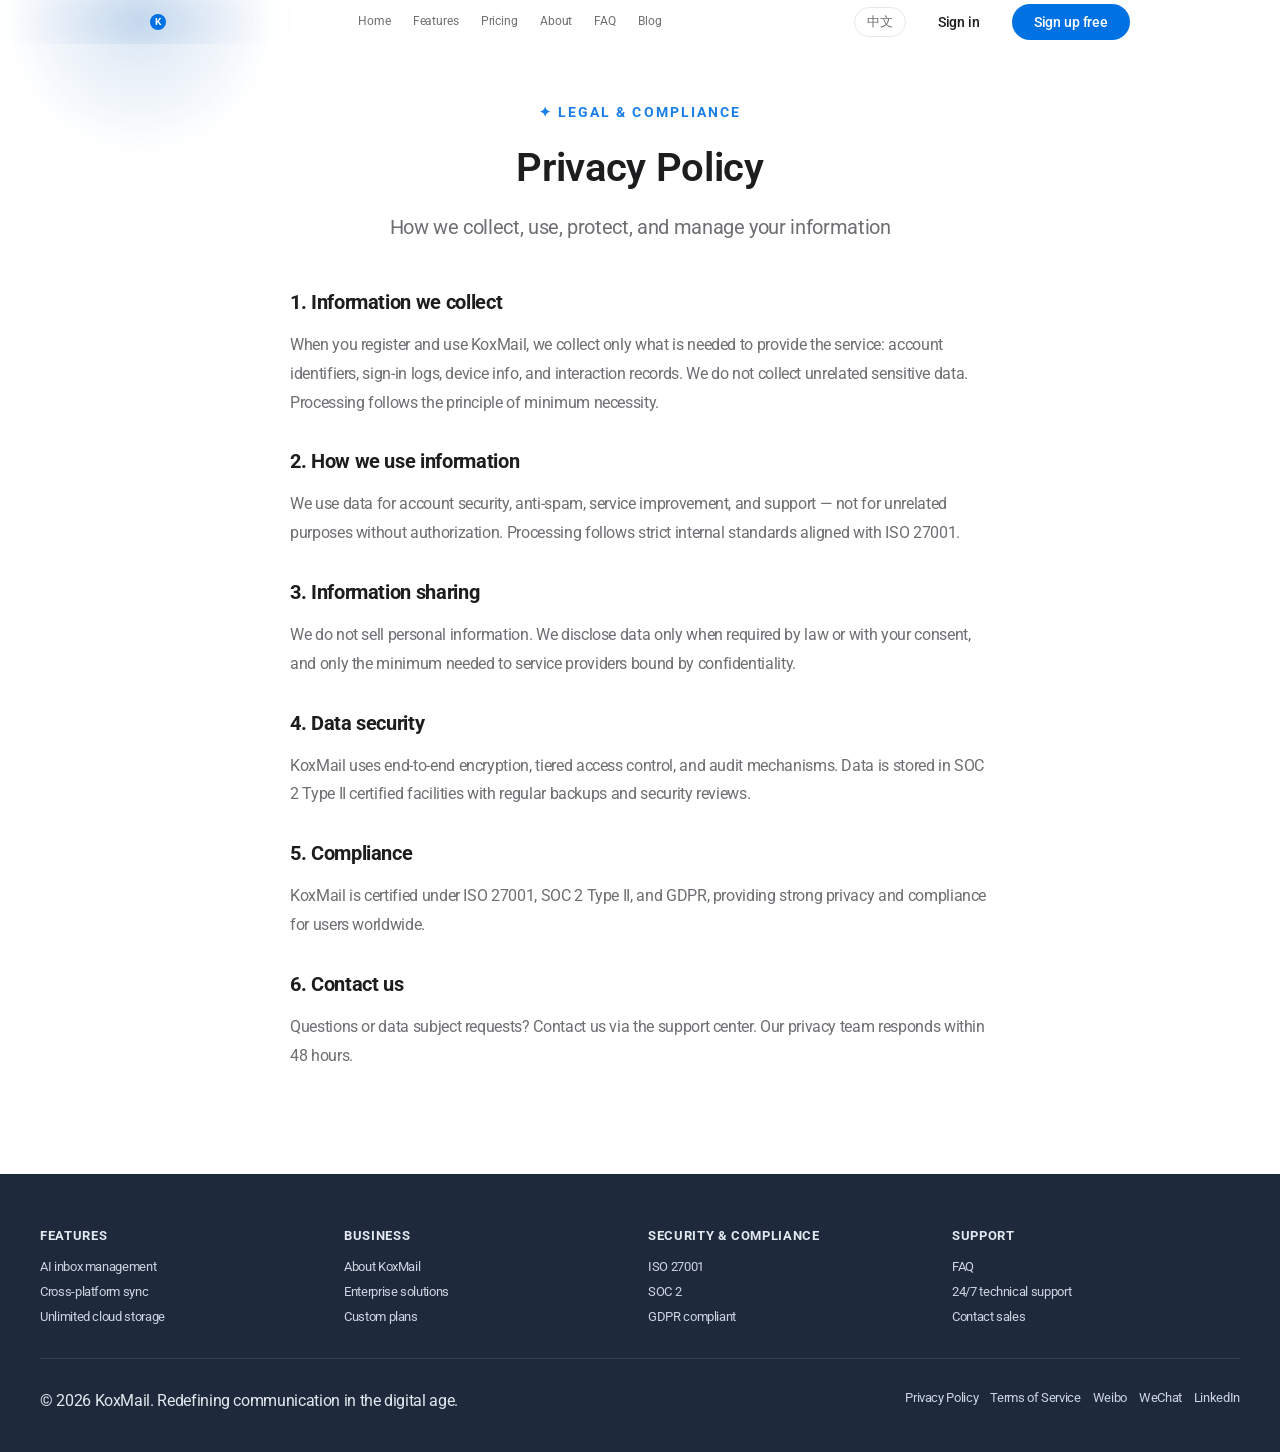
<file: privacy.html>
<!doctype html>
<html lang="en">
<head>
  <meta charset="UTF-8">
  <meta name="viewport" content="width=device-width, initial-scale=1.0">
  <title>KoxMail Privacy Policy</title>
  <link rel="preconnect" href="https://fonts.googleapis.com">
  <link rel="preconnect" href="https://fonts.gstatic.com" crossorigin>
  <link href="https://fonts.googleapis.com/css2?family=Roboto:wght@400;500;700;800&display=swap" rel="stylesheet">
  <link rel="stylesheet" href="styles.css">
</head>
<body data-page="privacy">
  <header class="site-header" id="siteHeader">
    <div class="container header-inner">
      <a class="brand" href="index.html" data-i18n-aria="brand.aria">
        <span class="brand-mark">K</span>
        <span class="brand-text">KoxMail</span>
      </a>
      <button class="menu-toggle" id="menuToggle" aria-expanded="false" aria-controls="mainNav" data-i18n-aria="nav.open">
        <span></span><span></span><span></span>
      </button>
      <nav class="nav" id="mainNav" data-i18n-aria="nav.main">
        <a href="index.html#home" data-i18n="nav.home">Home</a>
        <a href="index.html#features" data-i18n="nav.features">Features</a>
        <a href="index.html#pricing" data-i18n="nav.pricing">Pricing</a>
        <a href="index.html#about" data-i18n="nav.about">About</a>
        <a href="index.html#faq" data-i18n="nav.faq">FAQ</a>
        <a href="index.html#blog" data-i18n="nav.blog">Blog</a>
      </nav>
      <div class="header-actions">
        <button type="button" class="lang-btn" id="langToggle" aria-label="Switch to Chinese">中文</button>
        <a class="btn btn-ghost" href="login.html" data-i18n="common.login">Sign in</a>
        <a class="btn btn-accent" href="register.html" data-i18n="common.register">Sign up free</a>
      </div>
    </div>
  </header>

  <main class="subpage-main">
    <section class="section">
      <div class="container">
        <div class="page-header">
          <p class="eyebrow" data-i18n="privacy.eyebrow">✦ Legal & compliance</p>
          <h1 data-i18n="privacy.title">Privacy Policy</h1>
          <p class="lead" data-i18n="privacy.lead">How we collect, use, protect, and manage your information</p>
        </div>
        <article class="doc-content">
          <h2 data-i18n="privacy.s1.title">1. Information we collect</h2>
          <p data-i18n="privacy.s1.body">When you register and use KoxMail, we collect only what is needed to provide the service: account identifiers, sign-in logs, device info, and interaction records. We do not collect unrelated sensitive data. Processing follows the principle of minimum necessity.</p>

          <h2 data-i18n="privacy.s2.title">2. How we use information</h2>
          <p data-i18n="privacy.s2.body">We use data for account security, anti-spam, service improvement, and support — not for unrelated purposes without authorization. Processing follows strict internal standards aligned with ISO 27001.</p>

          <h2 data-i18n="privacy.s3.title">3. Information sharing</h2>
          <p data-i18n="privacy.s3.body">We do not sell personal information. We disclose data only when required by law or with your consent, and only the minimum needed to service providers bound by confidentiality.</p>

          <h2 data-i18n="privacy.s4.title">4. Data security</h2>
          <p data-i18n="privacy.s4.body">KoxMail uses end-to-end encryption, tiered access control, and audit mechanisms. Data is stored in SOC 2 Type II certified facilities with regular backups and security reviews.</p>

          <h2 data-i18n="privacy.s5.title">5. Compliance</h2>
          <p data-i18n="privacy.s5.body">KoxMail is certified under ISO 27001, SOC 2 Type II, and GDPR, providing strong privacy and compliance for users worldwide.</p>

          <h2 data-i18n="privacy.s6.title">6. Contact us</h2>
          <p data-i18n-html="privacy.s6.body">Questions or data subject requests? Contact us via the <a href="support.html">support center</a>. Our privacy team responds within 48 hours.</p>
        </article>
      </div>
    </section>
  </main>

  <footer class="site-footer">
    <div class="container footer-grid">
      <div>
        <h4 data-i18n="footer.features">Features</h4>
        <a href="index.html#features" data-i18n="footer.features.ai">AI inbox management</a>
        <a href="index.html#features" data-i18n="footer.features.sync">Cross-platform sync</a>
        <a href="index.html#pricing" data-i18n="footer.features.storage">Unlimited cloud storage</a>
      </div>
      <div>
        <h4 data-i18n="footer.business">Business</h4>
        <a href="index.html#about" data-i18n="footer.business.about">About KoxMail</a>
        <a href="business.html" data-i18n="footer.business.solutions">Enterprise solutions</a>
        <a href="index.html#pricing" data-i18n="footer.business.custom">Custom plans</a>
      </div>
      <div>
        <h4 data-i18n="footer.security">Security & compliance</h4>
        <a href="privacy.html">ISO 27001</a>
        <a href="privacy.html">SOC 2</a>
        <a href="privacy.html" data-i18n="footer.security.gdpr">GDPR compliant</a>
      </div>
      <div>
        <h4 data-i18n="footer.support">Support</h4>
        <a href="index.html#faq" data-i18n="footer.support.faq">FAQ</a>
        <a href="support.html" data-i18n="footer.support.tech">24/7 technical support</a>
        <a href="support.html" data-i18n="footer.support.sales">Contact sales</a>
      </div>
    </div>
    <div class="container footer-bottom">
      <p data-i18n="footer.copyright">© 2026 KoxMail. Redefining communication in the digital age.</p>
      <div class="footer-links">
        <a href="privacy.html" data-i18n="footer.privacy">Privacy Policy</a>
        <a href="terms.html" data-i18n="footer.terms">Terms of Service</a>
        <a href="support.html" data-i18n="footer.weibo" aria-label="Weibo">Weibo</a>
        <a href="support.html" data-i18n="footer.wechat" aria-label="WeChat">WeChat</a>
        <a href="support.html" aria-label="LinkedIn">LinkedIn</a>
      </div>
    </div>
  </footer>

  <div class="floating-actions" id="floatingActions">
    <button class="float-btn" id="scrollTopBtn" data-i18n-title="float.scrollTop" data-i18n-aria="float.scrollTop" title="Back to top" aria-label="Back to top">
      <svg viewBox="0 0 24 24" fill="none" stroke="currentColor" stroke-width="2">
        <path d="M12 5v14M5 12l7-7 7 7"/>
      </svg>
    </button>
    <button class="float-btn" id="darkModeBtn" data-i18n-title="float.theme" data-i18n-aria="float.theme" title="Toggle theme" aria-label="Toggle theme">
      <svg viewBox="0 0 24 24" fill="none" stroke="currentColor" stroke-width="2">
        <path d="M21 12.79A9 9 0 1 1 11.21 3 7 7 0 0 0 21 12.79z"/>
      </svg>
    </button>
  </div>

  <script src="i18n.js"></script>
  <script src="script.js"></script>
</body>
</html>
</file>
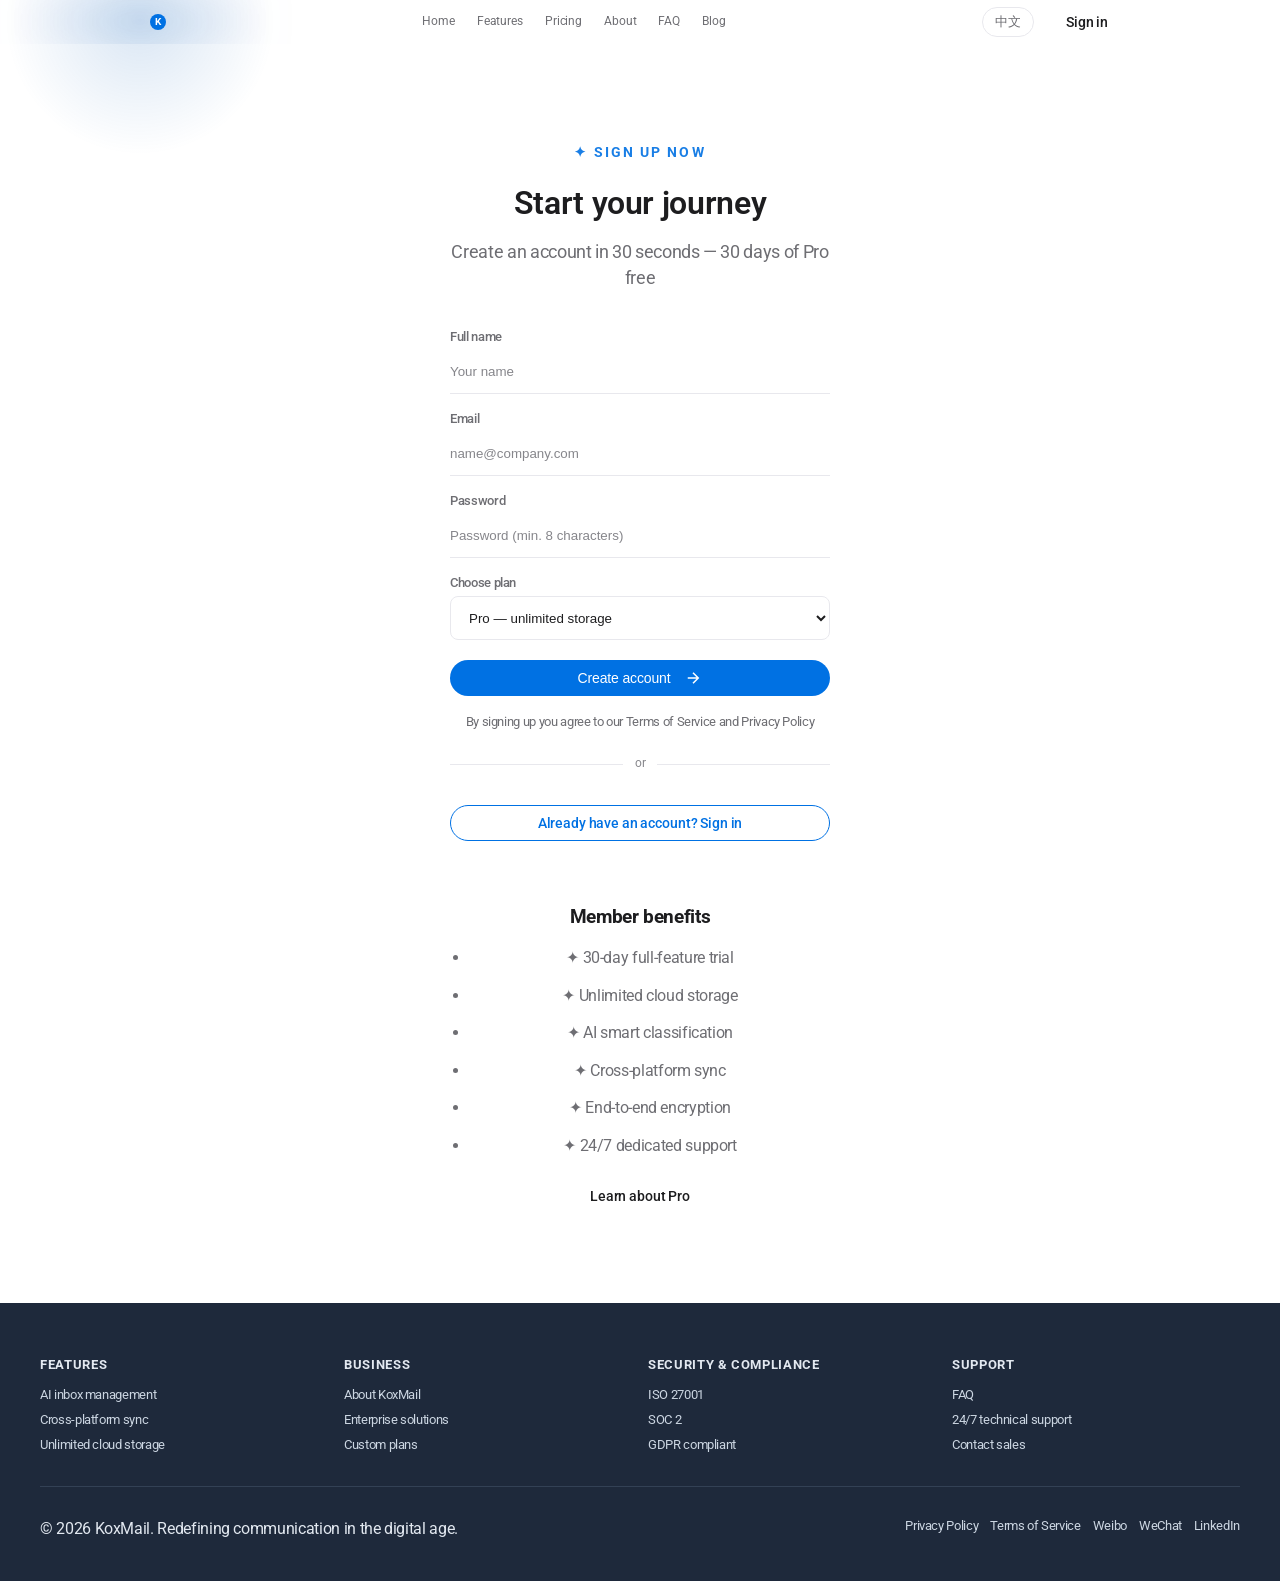
<file: register.html>
<!doctype html>
<html lang="en">
<head>
  <meta charset="UTF-8">
  <meta name="viewport" content="width=device-width, initial-scale=1.0">
  <title>KoxMail Sign Up - Start Your Journey</title>
  <link rel="preconnect" href="https://fonts.googleapis.com">
  <link rel="preconnect" href="https://fonts.gstatic.com" crossorigin>
  <link href="https://fonts.googleapis.com/css2?family=Roboto:wght@400;500;700;800&display=swap" rel="stylesheet">
  <link rel="stylesheet" href="styles.css">
</head>
<body data-page="register">
  <header class="site-header" id="siteHeader">
    <div class="container header-inner">
      <a class="brand" href="index.html" data-i18n-aria="brand.aria">
        <span class="brand-mark">K</span>
        <span class="brand-text">KoxMail</span>
      </a>
      <button class="menu-toggle" id="menuToggle" aria-expanded="false" aria-controls="mainNav" data-i18n-aria="nav.open">
        <span></span><span></span><span></span>
      </button>
      <nav class="nav" id="mainNav" data-i18n-aria="nav.main">
        <a href="index.html#home" data-i18n="nav.home">Home</a>
        <a href="index.html#features" data-i18n="nav.features">Features</a>
        <a href="index.html#pricing" data-i18n="nav.pricing">Pricing</a>
        <a href="index.html#about" data-i18n="nav.about">About</a>
        <a href="index.html#faq" data-i18n="nav.faq">FAQ</a>
        <a href="index.html#blog" data-i18n="nav.blog">Blog</a>
      </nav>
      <div class="header-actions">
        <button type="button" class="lang-btn" id="langToggle" aria-label="Switch to Chinese">中文</button>
        <a class="btn btn-ghost" href="login.html" data-i18n="common.login">Sign in</a>
      </div>
    </div>
  </header>

  <main class="subpage-main">
    <section class="section">
      <div class="container">
        <div class="auth-box">
          <p class="eyebrow" data-i18n="register.eyebrow">✦ Sign up now</p>
          <h1 data-i18n="register.title">Start your journey</h1>
          <p class="lead" data-i18n="register.lead">Create an account in 30 seconds — 30 days of Pro free</p>
          <form class="auth-form" action="login.html" method="get">
            <div class="field">
              <label for="regName" data-i18n="register.name">Full name</label>
              <input id="regName" type="text" data-i18n-placeholder="register.namePh" placeholder="Your name" required>
            </div>
            <div class="field">
              <label for="regEmail" data-i18n="register.email">Email</label>
              <input id="regEmail" type="email" placeholder="name@company.com" required>
            </div>
            <div class="field">
              <label for="regPassword" data-i18n="register.password">Password</label>
              <input id="regPassword" type="password" data-i18n-placeholder="register.passwordPh" placeholder="Password (min. 8 characters)" required>
            </div>
            <div class="field">
              <label for="regPlan" data-i18n="register.plan">Choose plan</label>
              <select id="regPlan">
                <option data-i18n="register.plan.basic">Basic — 5 GB storage</option>
                <option selected data-i18n="register.plan.pro">Pro — unlimited storage</option>
                <option data-i18n="register.plan.enterprise">Enterprise — custom</option>
              </select>
            </div>
            <button class="btn btn-accent full" type="submit">
              <span data-i18n="register.submit">Create account</span>
              <svg class="btn-icon" viewBox="0 0 24 24" fill="none" stroke="currentColor" stroke-width="2">
                <path d="M5 12h14M12 5l7 7-7 7"/>
              </svg>
            </button>
          </form>
          <p class="muted-line" data-i18n-html="register.terms">By signing up you agree to our <a href="terms.html">Terms of Service</a> and <a href="privacy.html">Privacy Policy</a></p>
          <div class="divider">
            <span data-i18n="register.or">or</span>
          </div>
          <a class="btn btn-outline full" href="login.html" data-i18n="register.signin">Already have an account? Sign in</a>
        </div>
        <div class="auth-sidebar">
          <h3 data-i18n="register.sidebar.title">Member benefits</h3>
          <ul class="doc-list">
            <li data-i18n="register.sidebar.li1">✦ 30-day full-feature trial</li>
            <li data-i18n="register.sidebar.li2">✦ Unlimited cloud storage</li>
            <li data-i18n="register.sidebar.li3">✦ AI smart classification</li>
            <li data-i18n="register.sidebar.li4">✦ Cross-platform sync</li>
            <li data-i18n="register.sidebar.li5">✦ End-to-end encryption</li>
            <li data-i18n="register.sidebar.li6">✦ 24/7 dedicated support</li>
          </ul>
          <a class="btn btn-ghost full" href="subscribe.html" data-i18n="register.sidebar.proLink">Learn about Pro</a>
        </div>
      </div>
    </section>
  </main>

  <footer class="site-footer">
    <div class="container footer-grid">
      <div>
        <h4 data-i18n="footer.features">Features</h4>
        <a href="index.html#features" data-i18n="footer.features.ai">AI inbox management</a>
        <a href="index.html#features" data-i18n="footer.features.sync">Cross-platform sync</a>
        <a href="index.html#pricing" data-i18n="footer.features.storage">Unlimited cloud storage</a>
      </div>
      <div>
        <h4 data-i18n="footer.business">Business</h4>
        <a href="index.html#about" data-i18n="footer.business.about">About KoxMail</a>
        <a href="business.html" data-i18n="footer.business.solutions">Enterprise solutions</a>
        <a href="index.html#pricing" data-i18n="footer.business.custom">Custom plans</a>
      </div>
      <div>
        <h4 data-i18n="footer.security">Security & compliance</h4>
        <a href="privacy.html">ISO 27001</a>
        <a href="privacy.html">SOC 2</a>
        <a href="privacy.html" data-i18n="footer.security.gdpr">GDPR compliant</a>
      </div>
      <div>
        <h4 data-i18n="footer.support">Support</h4>
        <a href="index.html#faq" data-i18n="footer.support.faq">FAQ</a>
        <a href="support.html" data-i18n="footer.support.tech">24/7 technical support</a>
        <a href="support.html" data-i18n="footer.support.sales">Contact sales</a>
      </div>
    </div>
    <div class="container footer-bottom">
      <p data-i18n="footer.copyright">© 2026 KoxMail. Redefining communication in the digital age.</p>
      <div class="footer-links">
        <a href="privacy.html" data-i18n="footer.privacy">Privacy Policy</a>
        <a href="terms.html" data-i18n="footer.terms">Terms of Service</a>
        <a href="support.html" data-i18n="footer.weibo" aria-label="Weibo">Weibo</a>
        <a href="support.html" data-i18n="footer.wechat" aria-label="WeChat">WeChat</a>
        <a href="support.html" aria-label="LinkedIn">LinkedIn</a>
      </div>
    </div>
  </footer>

  <div class="floating-actions" id="floatingActions">
    <button class="float-btn" id="scrollTopBtn" data-i18n-title="float.scrollTop" data-i18n-aria="float.scrollTop" title="Back to top" aria-label="Back to top">
      <svg viewBox="0 0 24 24" fill="none" stroke="currentColor" stroke-width="2">
        <path d="M12 5v14M5 12l7-7 7 7"/>
      </svg>
    </button>
    <button class="float-btn" id="darkModeBtn" data-i18n-title="float.theme" data-i18n-aria="float.theme" title="Toggle theme" aria-label="Toggle theme">
      <svg viewBox="0 0 24 24" fill="none" stroke="currentColor" stroke-width="2">
        <path d="M21 12.79A9 9 0 1 1 11.21 3 7 7 0 0 0 21 12.79z"/>
      </svg>
    </button>
  </div>

  <script src="i18n.js"></script>
  <script src="script.js"></script>
</body>
</html>
</file>
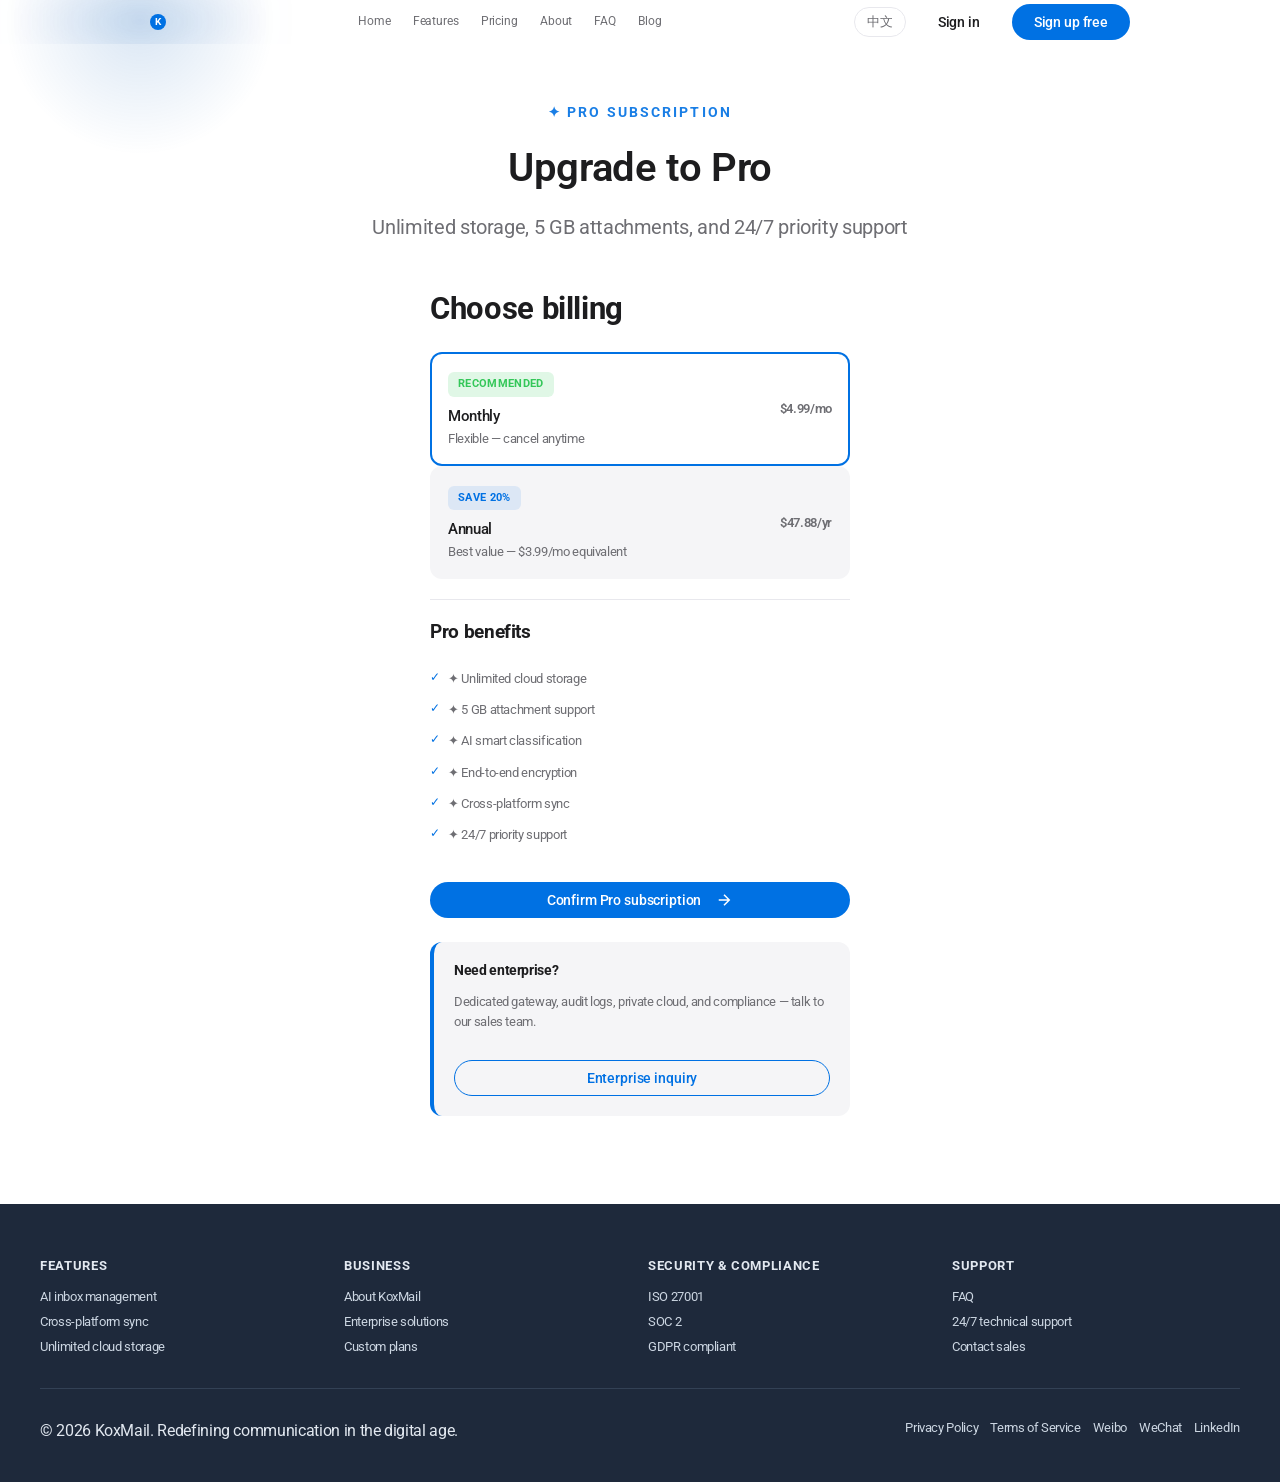
<file: subscribe.html>
<!doctype html>
<html lang="en">
<head>
  <meta charset="UTF-8">
  <meta name="viewport" content="width=device-width, initial-scale=1.0">
  <title>KoxMail Pro Subscription</title>
  <link rel="preconnect" href="https://fonts.googleapis.com">
  <link rel="preconnect" href="https://fonts.gstatic.com" crossorigin>
  <link href="https://fonts.googleapis.com/css2?family=Roboto:wght@400;500;700;800&display=swap" rel="stylesheet">
  <link rel="stylesheet" href="styles.css">
</head>
<body data-page="subscribe">
  <header class="site-header" id="siteHeader">
    <div class="container header-inner">
      <a class="brand" href="index.html" data-i18n-aria="brand.aria">
        <span class="brand-mark">K</span>
        <span class="brand-text">KoxMail</span>
      </a>
      <button class="menu-toggle" id="menuToggle" aria-expanded="false" aria-controls="mainNav" data-i18n-aria="nav.open">
        <span></span><span></span><span></span>
      </button>
      <nav class="nav" id="mainNav" data-i18n-aria="nav.main">
        <a href="index.html#home" data-i18n="nav.home">Home</a>
        <a href="index.html#features" data-i18n="nav.features">Features</a>
        <a href="index.html#pricing" data-i18n="nav.pricing">Pricing</a>
        <a href="index.html#about" data-i18n="nav.about">About</a>
        <a href="index.html#faq" data-i18n="nav.faq">FAQ</a>
        <a href="index.html#blog" data-i18n="nav.blog">Blog</a>
      </nav>
      <div class="header-actions">
        <button type="button" class="lang-btn" id="langToggle" aria-label="Switch to Chinese">中文</button>
        <a class="btn btn-ghost" href="login.html" data-i18n="common.login">Sign in</a>
        <a class="btn btn-accent" href="register.html" data-i18n="common.register">Sign up free</a>
      </div>
    </div>
  </header>

  <main class="subpage-main">
    <section class="section">
      <div class="container">
        <div class="page-header">
          <p class="eyebrow" data-i18n="subscribe.eyebrow">✦ Pro subscription</p>
          <h1 data-i18n="subscribe.title">Upgrade to Pro</h1>
          <p class="lead" data-i18n="subscribe.lead">Unlimited storage, 5 GB attachments, and 24/7 priority support</p>
        </div>

        <div class="pricing-page-box">
          <h2 class="section-title" data-i18n="subscribe.choose">Choose billing</h2>

          <div class="option-card selected" id="option-monthly">
            <div class="option-content">
              <div class="option-badge recommended" data-i18n="subscribe.monthly.badge">Recommended</div>
              <div class="option-title" data-i18n="subscribe.monthly.title">Monthly</div>
              <div class="option-desc" data-i18n="subscribe.monthly.desc">Flexible — cancel anytime</div>
            </div>
            <div class="option-price"><span data-i18n="subscribe.monthly.price">$4.99</span><span data-i18n="subscribe.monthly.unit">/mo</span></div>
          </div>

          <div class="option-card" id="option-yearly">
            <div class="option-content">
              <div class="option-badge" data-i18n="subscribe.yearly.badge">Save 20%</div>
              <div class="option-title" data-i18n="subscribe.yearly.title">Annual</div>
              <div class="option-desc" data-i18n="subscribe.yearly.desc">Best value — $3.99/mo equivalent</div>
            </div>
            <div class="option-price"><span data-i18n="subscribe.yearly.price">$47.88</span><span data-i18n="subscribe.yearly.unit">/yr</span></div>
          </div>

          <div class="divider-line"></div>

          <h3 data-i18n="subscribe.benefits">Pro benefits</h3>
          <ul class="feature-list">
            <li data-i18n="subscribe.benefit.li1">✦ Unlimited cloud storage</li>
            <li data-i18n="subscribe.benefit.li2">✦ 5 GB attachment support</li>
            <li data-i18n="subscribe.benefit.li3">✦ AI smart classification</li>
            <li data-i18n="subscribe.benefit.li4">✦ End-to-end encryption</li>
            <li data-i18n="subscribe.benefit.li5">✦ Cross-platform sync</li>
            <li data-i18n="subscribe.benefit.li6">✦ 24/7 priority support</li>
          </ul>

          <a class="btn btn-accent full" href="login.html">
            <span data-i18n="subscribe.confirm">Confirm Pro subscription</span>
            <svg class="btn-icon" viewBox="0 0 24 24" fill="none" stroke="currentColor" stroke-width="2">
              <path d="M5 12h14M12 5l7 7-7 7"/>
            </svg>
          </a>

          <div class="info-card" style="margin-top: 24px;">
            <h4 data-i18n="subscribe.enterprise.title">Need enterprise?</h4>
            <p data-i18n="subscribe.enterprise.desc">Dedicated gateway, audit logs, private cloud, and compliance — talk to our sales team.</p>
            <a class="btn btn-outline full" href="business.html" style="margin-top: 16px;" data-i18n="subscribe.enterprise.btn">Enterprise inquiry</a>
          </div>
        </div>
      </div>
    </section>
  </main>

  <footer class="site-footer">
    <div class="container footer-grid">
      <div>
        <h4 data-i18n="footer.features">Features</h4>
        <a href="index.html#features" data-i18n="footer.features.ai">AI inbox management</a>
        <a href="index.html#features" data-i18n="footer.features.sync">Cross-platform sync</a>
        <a href="index.html#pricing" data-i18n="footer.features.storage">Unlimited cloud storage</a>
      </div>
      <div>
        <h4 data-i18n="footer.business">Business</h4>
        <a href="index.html#about" data-i18n="footer.business.about">About KoxMail</a>
        <a href="business.html" data-i18n="footer.business.solutions">Enterprise solutions</a>
        <a href="index.html#pricing" data-i18n="footer.business.custom">Custom plans</a>
      </div>
      <div>
        <h4 data-i18n="footer.security">Security & compliance</h4>
        <a href="privacy.html">ISO 27001</a>
        <a href="privacy.html">SOC 2</a>
        <a href="privacy.html" data-i18n="footer.security.gdpr">GDPR compliant</a>
      </div>
      <div>
        <h4 data-i18n="footer.support">Support</h4>
        <a href="index.html#faq" data-i18n="footer.support.faq">FAQ</a>
        <a href="support.html" data-i18n="footer.support.tech">24/7 technical support</a>
        <a href="support.html" data-i18n="footer.support.sales">Contact sales</a>
      </div>
    </div>
    <div class="container footer-bottom">
      <p data-i18n="footer.copyright">© 2026 KoxMail. Redefining communication in the digital age.</p>
      <div class="footer-links">
        <a href="privacy.html" data-i18n="footer.privacy">Privacy Policy</a>
        <a href="terms.html" data-i18n="footer.terms">Terms of Service</a>
        <a href="support.html" data-i18n="footer.weibo" aria-label="Weibo">Weibo</a>
        <a href="support.html" data-i18n="footer.wechat" aria-label="WeChat">WeChat</a>
        <a href="support.html" aria-label="LinkedIn">LinkedIn</a>
      </div>
    </div>
  </footer>

  <div class="floating-actions" id="floatingActions">
    <button class="float-btn" id="scrollTopBtn" data-i18n-title="float.scrollTop" data-i18n-aria="float.scrollTop" title="Back to top" aria-label="Back to top">
      <svg viewBox="0 0 24 24" fill="none" stroke="currentColor" stroke-width="2">
        <path d="M12 5v14M5 12l7-7 7 7"/>
      </svg>
    </button>
    <button class="float-btn" id="darkModeBtn" data-i18n-title="float.theme" data-i18n-aria="float.theme" title="Toggle theme" aria-label="Toggle theme">
      <svg viewBox="0 0 24 24" fill="none" stroke="currentColor" stroke-width="2">
        <path d="M21 12.79A9 9 0 1 1 11.21 3 7 7 0 0 0 21 12.79z"/>
      </svg>
    </button>
  </div>

  <script src="i18n.js"></script>
  <script src="script.js"></script>
</body>
</html>
</file>
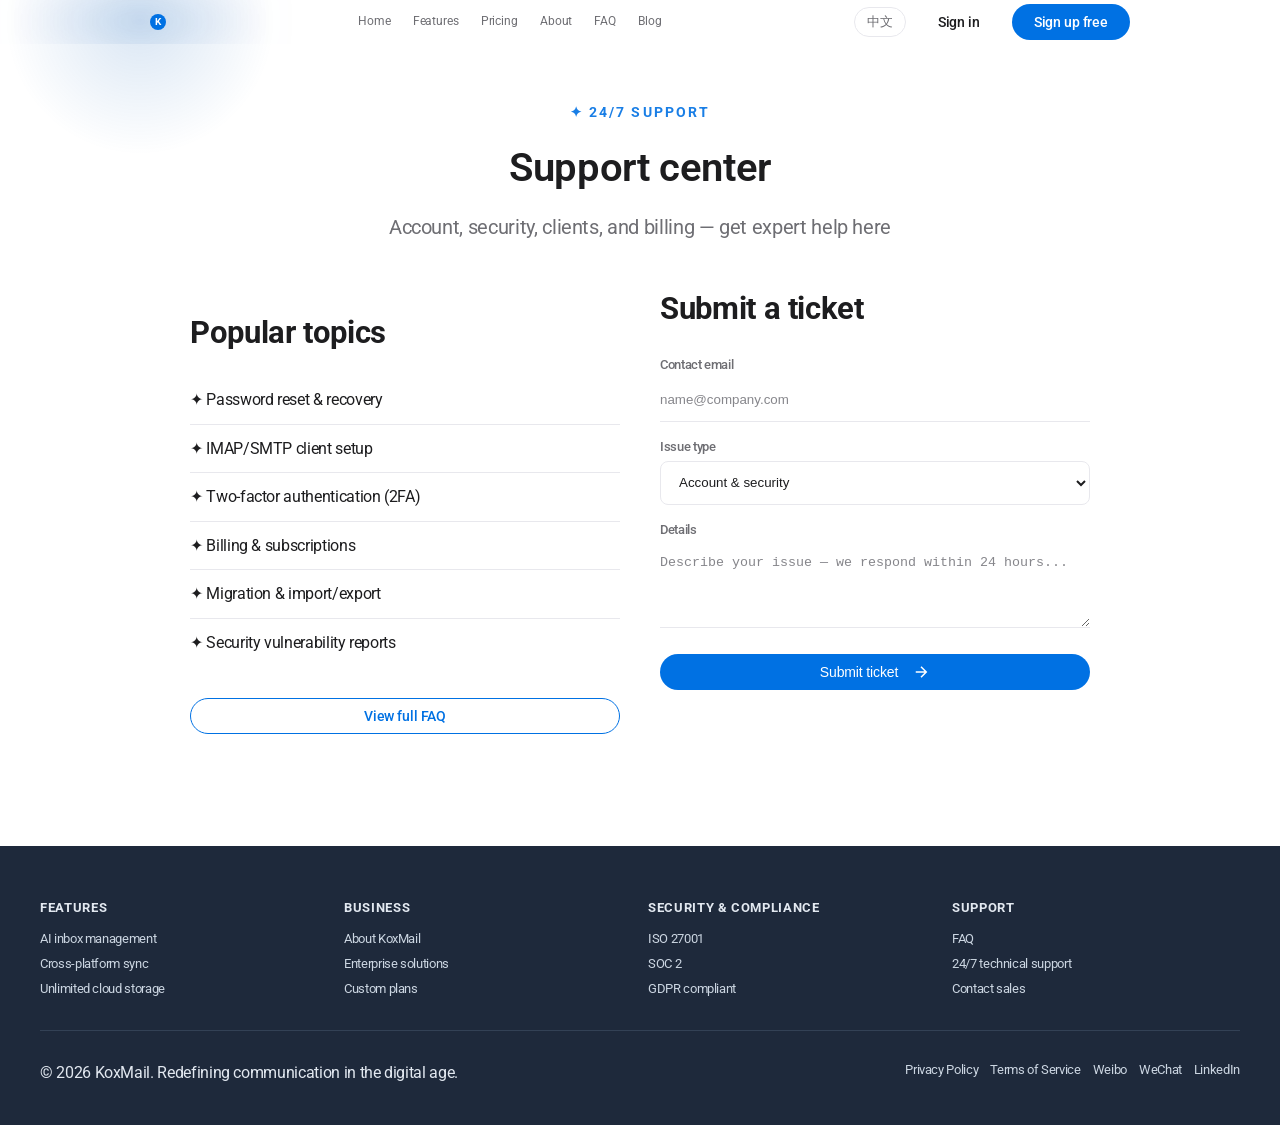
<file: support.html>
<!doctype html>
<html lang="en">
<head>
  <meta charset="UTF-8">
  <meta name="viewport" content="width=device-width, initial-scale=1.0">
  <title>KoxMail Support Center - 24/7 Help</title>
  <link rel="preconnect" href="https://fonts.googleapis.com">
  <link rel="preconnect" href="https://fonts.gstatic.com" crossorigin>
  <link href="https://fonts.googleapis.com/css2?family=Roboto:wght@400;500;700;800&display=swap" rel="stylesheet">
  <link rel="stylesheet" href="styles.css">
</head>
<body data-page="support">
  <header class="site-header" id="siteHeader">
    <div class="container header-inner">
      <a class="brand" href="index.html" data-i18n-aria="brand.aria">
        <span class="brand-mark">K</span>
        <span class="brand-text">KoxMail</span>
      </a>
      <button class="menu-toggle" id="menuToggle" aria-expanded="false" aria-controls="mainNav" data-i18n-aria="nav.open">
        <span></span><span></span><span></span>
      </button>
      <nav class="nav" id="mainNav" data-i18n-aria="nav.main">
        <a href="index.html#home" data-i18n="nav.home">Home</a>
        <a href="index.html#features" data-i18n="nav.features">Features</a>
        <a href="index.html#pricing" data-i18n="nav.pricing">Pricing</a>
        <a href="index.html#about" data-i18n="nav.about">About</a>
        <a href="index.html#faq" data-i18n="nav.faq">FAQ</a>
        <a href="index.html#blog" data-i18n="nav.blog">Blog</a>
      </nav>
      <div class="header-actions">
        <button type="button" class="lang-btn" id="langToggle" aria-label="Switch to Chinese">中文</button>
        <a class="btn btn-ghost" href="login.html" data-i18n="common.login">Sign in</a>
        <a class="btn btn-accent" href="register.html" data-i18n="common.register">Sign up free</a>
      </div>
    </div>
  </header>

  <main class="subpage-main">
    <section class="section">
      <div class="container">
        <div class="page-header">
          <p class="eyebrow" data-i18n="support.eyebrow">✦ 24/7 support</p>
          <h1 data-i18n="support.title">Support center</h1>
          <p class="lead" data-i18n="support.lead">Account, security, clients, and billing — get expert help here</p>
        </div>
        <div class="support-box">
          <div class="support-topics">
            <h2 data-i18n="support.topics.title">Popular topics</h2>
            <ul class="topic-list">
              <li><a href="index.html#faq" data-i18n="support.topics.li1">✦ Password reset & recovery</a></li>
              <li><a href="index.html#faq" data-i18n="support.topics.li2">✦ IMAP/SMTP client setup</a></li>
              <li><a href="index.html#faq" data-i18n="support.topics.li3">✦ Two-factor authentication (2FA)</a></li>
              <li><a href="index.html#faq" data-i18n="support.topics.li4">✦ Billing & subscriptions</a></li>
              <li><a href="index.html#faq" data-i18n="support.topics.li5">✦ Migration & import/export</a></li>
              <li><a href="index.html#faq" data-i18n="support.topics.li6">✦ Security vulnerability reports</a></li>
            </ul>
            <a class="btn btn-outline full" href="index.html#faq" data-i18n="support.topics.faq">View full FAQ</a>
          </div>
          <div class="support-form">
            <h2 data-i18n="support.form.title">Submit a ticket</h2>
            <form class="auth-form" action="index.html" method="get">
              <div class="field">
                <label for="supEmail" data-i18n="support.email">Contact email</label>
                <input id="supEmail" type="email" placeholder="name@company.com" required>
              </div>
              <div class="field">
                <label for="supType" data-i18n="support.type">Issue type</label>
                <select id="supType">
                  <option data-i18n="support.type.account">Account & security</option>
                  <option data-i18n="support.type.client">Client configuration</option>
                  <option data-i18n="support.type.billing">Billing</option>
                  <option data-i18n="support.type.enterprise">Enterprise inquiry</option>
                  <option data-i18n="support.type.other">Other</option>
                </select>
              </div>
              <div class="field">
                <label for="supDetail" data-i18n="support.detail">Details</label>
                <textarea id="supDetail" rows="4" data-i18n-placeholder="support.detailPh" placeholder="Describe your issue — we respond within 24 hours..." required></textarea>
              </div>
              <button class="btn btn-accent full" type="submit">
                <span data-i18n="support.submit">Submit ticket</span>
                <svg class="btn-icon" viewBox="0 0 24 24" fill="none" stroke="currentColor" stroke-width="2">
                  <path d="M5 12h14M12 5l7 7-7 7"/>
                </svg>
              </button>
            </form>
          </div>
        </div>
      </div>
    </section>
  </main>

  <footer class="site-footer">
    <div class="container footer-grid">
      <div>
        <h4 data-i18n="footer.features">Features</h4>
        <a href="index.html#features" data-i18n="footer.features.ai">AI inbox management</a>
        <a href="index.html#features" data-i18n="footer.features.sync">Cross-platform sync</a>
        <a href="index.html#pricing" data-i18n="footer.features.storage">Unlimited cloud storage</a>
      </div>
      <div>
        <h4 data-i18n="footer.business">Business</h4>
        <a href="index.html#about" data-i18n="footer.business.about">About KoxMail</a>
        <a href="business.html" data-i18n="footer.business.solutions">Enterprise solutions</a>
        <a href="index.html#pricing" data-i18n="footer.business.custom">Custom plans</a>
      </div>
      <div>
        <h4 data-i18n="footer.security">Security & compliance</h4>
        <a href="privacy.html">ISO 27001</a>
        <a href="privacy.html">SOC 2</a>
        <a href="privacy.html" data-i18n="footer.security.gdpr">GDPR compliant</a>
      </div>
      <div>
        <h4 data-i18n="footer.support">Support</h4>
        <a href="index.html#faq" data-i18n="footer.support.faq">FAQ</a>
        <a href="support.html" data-i18n="footer.support.tech">24/7 technical support</a>
        <a href="support.html" data-i18n="footer.support.sales">Contact sales</a>
      </div>
    </div>
    <div class="container footer-bottom">
      <p data-i18n="footer.copyright">© 2026 KoxMail. Redefining communication in the digital age.</p>
      <div class="footer-links">
        <a href="privacy.html" data-i18n="footer.privacy">Privacy Policy</a>
        <a href="terms.html" data-i18n="footer.terms">Terms of Service</a>
        <a href="support.html" data-i18n="footer.weibo" aria-label="Weibo">Weibo</a>
        <a href="support.html" data-i18n="footer.wechat" aria-label="WeChat">WeChat</a>
        <a href="support.html" aria-label="LinkedIn">LinkedIn</a>
      </div>
    </div>
  </footer>

  <div class="floating-actions" id="floatingActions">
    <button class="float-btn" id="scrollTopBtn" data-i18n-title="float.scrollTop" data-i18n-aria="float.scrollTop" title="Back to top" aria-label="Back to top">
      <svg viewBox="0 0 24 24" fill="none" stroke="currentColor" stroke-width="2">
        <path d="M12 5v14M5 12l7-7 7 7"/>
      </svg>
    </button>
    <button class="float-btn" id="darkModeBtn" data-i18n-title="float.theme" data-i18n-aria="float.theme" title="Toggle theme" aria-label="Toggle theme">
      <svg viewBox="0 0 24 24" fill="none" stroke="currentColor" stroke-width="2">
        <path d="M21 12.79A9 9 0 1 1 11.21 3 7 7 0 0 0 21 12.79z"/>
      </svg>
    </button>
  </div>

  <script src="i18n.js"></script>
  <script src="script.js"></script>
</body>
</html>
</file>
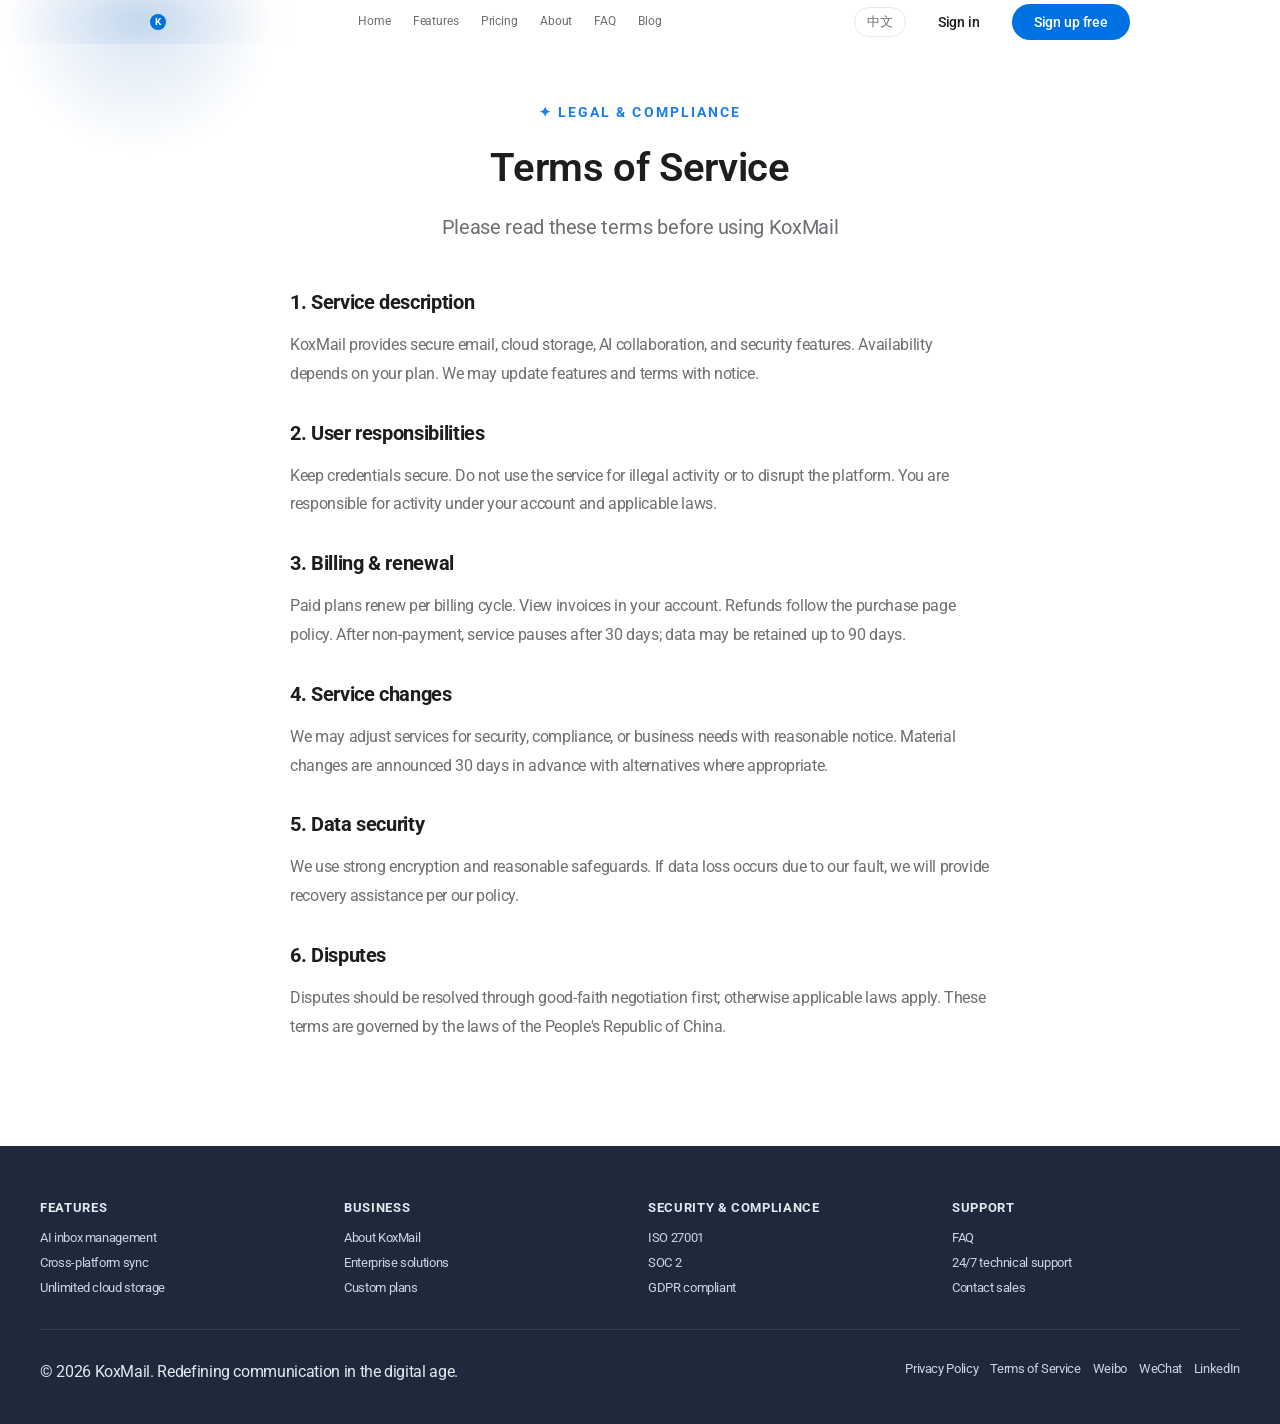
<file: terms.html>
<!doctype html>
<html lang="en">
<head>
  <meta charset="UTF-8">
  <meta name="viewport" content="width=device-width, initial-scale=1.0">
  <title>KoxMail Terms of Service</title>
  <link rel="preconnect" href="https://fonts.googleapis.com">
  <link rel="preconnect" href="https://fonts.gstatic.com" crossorigin>
  <link href="https://fonts.googleapis.com/css2?family=Roboto:wght@400;500;700;800&display=swap" rel="stylesheet">
  <link rel="stylesheet" href="styles.css">
</head>
<body data-page="terms">
  <header class="site-header" id="siteHeader">
    <div class="container header-inner">
      <a class="brand" href="index.html" data-i18n-aria="brand.aria">
        <span class="brand-mark">K</span>
        <span class="brand-text">KoxMail</span>
      </a>
      <button class="menu-toggle" id="menuToggle" aria-expanded="false" aria-controls="mainNav" data-i18n-aria="nav.open">
        <span></span><span></span><span></span>
      </button>
      <nav class="nav" id="mainNav" data-i18n-aria="nav.main">
        <a href="index.html#home" data-i18n="nav.home">Home</a>
        <a href="index.html#features" data-i18n="nav.features">Features</a>
        <a href="index.html#pricing" data-i18n="nav.pricing">Pricing</a>
        <a href="index.html#about" data-i18n="nav.about">About</a>
        <a href="index.html#faq" data-i18n="nav.faq">FAQ</a>
        <a href="index.html#blog" data-i18n="nav.blog">Blog</a>
      </nav>
      <div class="header-actions">
        <button type="button" class="lang-btn" id="langToggle" aria-label="Switch to Chinese">中文</button>
        <a class="btn btn-ghost" href="login.html" data-i18n="common.login">Sign in</a>
        <a class="btn btn-accent" href="register.html" data-i18n="common.register">Sign up free</a>
      </div>
    </div>
  </header>

  <main class="subpage-main">
    <section class="section">
      <div class="container">
        <div class="page-header">
          <p class="eyebrow" data-i18n="terms.eyebrow">✦ Legal & compliance</p>
          <h1 data-i18n="terms.title">Terms of Service</h1>
          <p class="lead" data-i18n="terms.lead">Please read these terms before using KoxMail</p>
        </div>
        <article class="doc-content">
          <h2 data-i18n="terms.s1.title">1. Service description</h2>
          <p data-i18n="terms.s1.body">KoxMail provides secure email, cloud storage, AI collaboration, and security features. Availability depends on your plan. We may update features and terms with notice.</p>

          <h2 data-i18n="terms.s2.title">2. User responsibilities</h2>
          <p data-i18n="terms.s2.body">Keep credentials secure. Do not use the service for illegal activity or to disrupt the platform. You are responsible for activity under your account and applicable laws.</p>

          <h2 data-i18n="terms.s3.title">3. Billing & renewal</h2>
          <p data-i18n="terms.s3.body">Paid plans renew per billing cycle. View invoices in your account. Refunds follow the purchase page policy. After non-payment, service pauses after 30 days; data may be retained up to 90 days.</p>

          <h2 data-i18n="terms.s4.title">4. Service changes</h2>
          <p data-i18n="terms.s4.body">We may adjust services for security, compliance, or business needs with reasonable notice. Material changes are announced 30 days in advance with alternatives where appropriate.</p>

          <h2 data-i18n="terms.s5.title">5. Data security</h2>
          <p data-i18n="terms.s5.body">We use strong encryption and reasonable safeguards. If data loss occurs due to our fault, we will provide recovery assistance per our policy.</p>

          <h2 data-i18n="terms.s6.title">6. Disputes</h2>
          <p data-i18n="terms.s6.body">Disputes should be resolved through good-faith negotiation first; otherwise applicable laws apply. These terms are governed by the laws of the People's Republic of China.</p>
        </article>
      </div>
    </section>
  </main>

  <footer class="site-footer">
    <div class="container footer-grid">
      <div>
        <h4 data-i18n="footer.features">Features</h4>
        <a href="index.html#features" data-i18n="footer.features.ai">AI inbox management</a>
        <a href="index.html#features" data-i18n="footer.features.sync">Cross-platform sync</a>
        <a href="index.html#pricing" data-i18n="footer.features.storage">Unlimited cloud storage</a>
      </div>
      <div>
        <h4 data-i18n="footer.business">Business</h4>
        <a href="index.html#about" data-i18n="footer.business.about">About KoxMail</a>
        <a href="business.html" data-i18n="footer.business.solutions">Enterprise solutions</a>
        <a href="index.html#pricing" data-i18n="footer.business.custom">Custom plans</a>
      </div>
      <div>
        <h4 data-i18n="footer.security">Security & compliance</h4>
        <a href="privacy.html">ISO 27001</a>
        <a href="privacy.html">SOC 2</a>
        <a href="privacy.html" data-i18n="footer.security.gdpr">GDPR compliant</a>
      </div>
      <div>
        <h4 data-i18n="footer.support">Support</h4>
        <a href="index.html#faq" data-i18n="footer.support.faq">FAQ</a>
        <a href="support.html" data-i18n="footer.support.tech">24/7 technical support</a>
        <a href="support.html" data-i18n="footer.support.sales">Contact sales</a>
      </div>
    </div>
    <div class="container footer-bottom">
      <p data-i18n="footer.copyright">© 2026 KoxMail. Redefining communication in the digital age.</p>
      <div class="footer-links">
        <a href="privacy.html" data-i18n="footer.privacy">Privacy Policy</a>
        <a href="terms.html" data-i18n="footer.terms">Terms of Service</a>
        <a href="support.html" data-i18n="footer.weibo" aria-label="Weibo">Weibo</a>
        <a href="support.html" data-i18n="footer.wechat" aria-label="WeChat">WeChat</a>
        <a href="support.html" aria-label="LinkedIn">LinkedIn</a>
      </div>
    </div>
  </footer>

  <div class="floating-actions" id="floatingActions">
    <button class="float-btn" id="scrollTopBtn" data-i18n-title="float.scrollTop" data-i18n-aria="float.scrollTop" title="Back to top" aria-label="Back to top">
      <svg viewBox="0 0 24 24" fill="none" stroke="currentColor" stroke-width="2">
        <path d="M12 5v14M5 12l7-7 7 7"/>
      </svg>
    </button>
    <button class="float-btn" id="darkModeBtn" data-i18n-title="float.theme" data-i18n-aria="float.theme" title="Toggle theme" aria-label="Toggle theme">
      <svg viewBox="0 0 24 24" fill="none" stroke="currentColor" stroke-width="2">
        <path d="M21 12.79A9 9 0 1 1 11.21 3 7 7 0 0 0 21 12.79z"/>
      </svg>
    </button>
  </div>

  <script src="i18n.js"></script>
  <script src="script.js"></script>
</body>
</html>
</file>
<file: styles.css>
:root {
  --bg-gradient-start: transparent;
  --bg-gradient-end: transparent;
  --primary: #0071e3;
  --primary-dark: #0077ed;
  --primary-light: #34c7ff;
  --accent: #0071e3;
  --bg: #ffffff;
  --bg-alt: #f5f5f7;
  --bg-section: #ffffff;
  --surface: #ffffff;
  --surface-hover: #f5f5f7;
  --text: #1d1d1f;
  --text-muted: #6e6e73;
  --text-subtle: #86868b;
  --border: #e8e8ed;
  --border-light: #f5f5f7;
  --danger: #ff3b30;
  --success: #34c759;
  --header-bg: rgba(255, 255, 255, 0.8);
  --header-bg-scrolled: rgba(255, 255, 255, 0.98);
  --shadow-sm: 0 2px 8px rgba(0, 0, 0, 0.06);
  --shadow-md: 0 4px 20px rgba(0, 0, 0, 0.1);
  --shadow-lg: 0 10px 40px rgba(0, 0, 0, 0.12);
}

[data-theme="dark"],
.dark {
  --primary: #0071e3;
  --primary-dark: #0077ed;
  --primary-light: #34c7ff;
  --accent: #0071e3;
  --bg: #1d1d1f;
  --bg-alt: #2d2d30;
  --bg-section: #1d1d1f;
  --surface: #2d2d30;
  --surface-hover: #3d3d40;
  --text: #ffffff;
  --text-muted: #86868b;
  --text-subtle: #6e6e73;
  --border: #3d3d40;
  --border-light: #4d4d50;
  --danger: #ff3b30;
  --success: #30d158;
  --header-bg: rgba(29, 29, 31, 0.8);
  --header-bg-scrolled: rgba(29, 29, 31, 0.98);
  --shadow-sm: 0 2px 8px rgba(0, 0, 0, 0.3);
  --shadow-md: 0 4px 20px rgba(0, 0, 0, 0.4);
  --shadow-lg: 0 10px 40px rgba(0, 0, 0, 0.5);
}

*,
*::before,
*::after {
  box-sizing: border-box;
}

html {
  scroll-behavior: smooth;
}

body {
  margin: 0;
  font-family: -apple-system, BlinkMacSystemFont, "Segoe UI", Roboto, "Helvetica Neue", Arial, sans-serif;
  background: var(--bg);
  color: var(--text);
  line-height: 1.47059;
  letter-spacing: -0.022em;
  animation: pageFadeIn 0.7s cubic-bezier(0.25, 0.46, 0.45, 0.94) both;
  -webkit-font-smoothing: antialiased;
  -moz-osx-font-smoothing: grayscale;
}

a {
  color: inherit;
  text-decoration: none;
}

a:hover {
  color: var(--primary);
}

a:active {
  opacity: 0.7;
}

.link-underline {
  position: relative;
}

.link-underline::after {
  content: "";
  position: absolute;
  bottom: -2px;
  left: 0;
  width: 100%;
  height: 1px;
  background: var(--primary);
  transform: scaleX(0);
  transform-origin: left;
  transition: transform 0.2s cubic-bezier(0.25, 0.46, 0.45, 0.94);
}

.link-underline:hover::after {
  transform: scaleX(1);
}

::selection {
  background-color: var(--primary);
  color: var(--bg);
}

::-webkit-scrollbar {
  width: 8px;
  height: 8px;
}

::-webkit-scrollbar-track {
  background: var(--bg-alt);
}

::-webkit-scrollbar-thumb {
  background: var(--text-subtle);
  border-radius: 4px;
}

::-webkit-scrollbar-thumb:hover {
  background: var(--text-muted);
}

.container {
  width: min(1200px, calc(100% - 40px));
  margin: 0 auto;
}

.section {
  padding: 88px 0;
  position: relative;
  overflow: clip;
}

.section::before {
  content: "";
  position: absolute;
  top: 0;
  left: 0;
  right: 0;
  bottom: 0;
  background: linear-gradient(180deg, var(--bg-gradient-start) 0%, var(--bg-gradient-end) 100%);
  z-index: -1;
}

.section-sm {
  padding: 64px 0;
}

.alt-bg {
  background: var(--bg-alt);
}

h1, h2, h3, h4 {
  line-height: 1.25;
  margin-top: 0;
}

h1 {
  font-size: clamp(2rem, 4vw, 3.25rem);
  font-weight: 800;
}

h2 {
  font-size: clamp(1.65rem, 2.4vw, 2.25rem);
  margin-bottom: 24px;
}

h3 {
  font-size: 1.2rem;
  font-weight: 700;
}

.lead {
  font-size: 1.1rem;
  color: var(--text-muted);
}

.eyebrow {
  color: var(--primary);
  font-weight: 700;
  font-size: 14px;
  letter-spacing: 0.15em;
  text-transform: uppercase;
  margin-bottom: 20px;
  opacity: 0.9;
}

.hero-content h1 {
  font-size: clamp(2.8rem, 5vw, 4rem);
  font-weight: 800;
  line-height: 1.02;
  letter-spacing: -0.04em;
  margin-bottom: 20px;
  background: linear-gradient(135deg, var(--text) 0%, var(--text-muted) 100%);
  -webkit-background-clip: text;
  -webkit-text-fill-color: transparent;
  background-clip: text;
}

.hero-content .lead {
  font-size: 1.2rem;
  line-height: 1.7;
  color: var(--text-muted);
  max-width: 600px;
  margin-left: auto;
  margin-right: auto;
  font-weight: 500;
}

.grid-2 {
  display: grid;
  grid-template-columns: repeat(12, 1fr);
  gap: 24px;
}

.grid-2 > :first-child,
.grid-2 > :last-child {
  grid-column: span 6;
}

.cards-3,
.cards-4,
.pricing-grid,
.footer-grid,
.team-grid {
  display: grid;
  gap: 16px;
}

.cards-3 {
  grid-template-columns: repeat(3, minmax(0, 1fr));
}

.cards-4 {
  grid-template-columns: repeat(4, minmax(0, 1fr));
}

.pricing-grid {
  margin-top: 26px;
  grid-template-columns: repeat(3, minmax(0, 1fr));
  align-items: stretch;
}

.footer-grid {
  grid-template-columns: repeat(4, minmax(0, 1fr));
}

.team-grid {
  grid-template-columns: repeat(3, minmax(0, 1fr));
}

.card {
  background: var(--surface);
  border: none;
  border-radius: 20px;
  padding: 24px;
  box-shadow: none;
  position: relative;
  transition: all 0.3s cubic-bezier(0.25, 0.46, 0.45, 0.94);
}

.card:hover {
  background: var(--surface-hover);
  transform: translateY(-2px);
}

.site-header {
  position: fixed;
  top: 0;
  left: 0;
  right: 0;
  z-index: 100;
  background: transparent;
  backdrop-filter: blur(20px);
  -webkit-backdrop-filter: blur(20px);
  transition: all 0.35s cubic-bezier(0.25, 0.46, 0.45, 0.94);
}

.site-header.is-scrolled {
  background: var(--header-bg-scrolled);
  backdrop-filter: blur(20px);
  -webkit-backdrop-filter: blur(20px);
  box-shadow: 0 1px 3px rgba(0, 0, 0, 0.1);
}

.header-inner {
  min-height: 44px;
  max-width: 1024px;
  margin: 0 auto;
  padding: 0 22px;
  display: flex;
  align-items: center;
  justify-content: space-between;
  gap: 8px;
}

.brand {
  display: flex;
  align-items: center;
  gap: 0;
  font-weight: 600;
  font-size: 14px;
  letter-spacing: -0.01em;
}

.brand-mark {
  width: 16px;
  height: 16px;
  border-radius: 50%;
  display: grid;
  place-items: center;
  color: #fff;
  background: var(--primary);
  font-size: 10px;
  font-weight: 700;
}

.brand-text {
  display: none;
}

.nav {
  display: flex;
  align-items: center;
  gap: 22px;
  margin: 0 auto;
}

.nav a {
  position: relative;
  color: var(--text-muted);
  font-weight: 400;
  font-size: 12px;
  letter-spacing: -0.01em;
  transition: color 0.15s cubic-bezier(0.25, 0.46, 0.45, 0.94);
}

.nav a:hover {
  color: var(--text);
}

.nav a.active {
  color: var(--text);
}

.header-actions {
  display: inline-flex;
  align-items: center;
  gap: 10px;
}

.lang-btn {
  padding: 6px 12px;
  font-size: 0.8125rem;
  font-weight: 500;
  color: var(--text-muted);
  background: transparent;
  border: 1px solid var(--border);
  border-radius: 980px;
  cursor: pointer;
  transition: color 0.2s, border-color 0.2s, background 0.2s;
  font-family: inherit;
  line-height: 1.2;
}

.lang-btn:hover {
  color: var(--text);
  border-color: var(--text-subtle);
  background: var(--surface-hover);
}

.btn {
  min-height: 36px;
  border-radius: 18px;
  border: none;
  padding: 0 22px;
  font-weight: 500;
  font-size: 14px;
  letter-spacing: -0.01em;
  cursor: pointer;
  transition: all 0.15s cubic-bezier(0.25, 0.46, 0.45, 0.94);
  display: inline-flex;
  align-items: center;
  justify-content: center;
  position: relative;
  white-space: nowrap;
}

.btn:hover {
  opacity: 0.9;
}

.btn:active {
  transform: scale(0.98);
}

.btn-ghost {
  color: var(--text);
  background: transparent;
}

.btn-ghost:hover {
  background: rgba(0, 0, 0, 0.06);
}

.btn-accent {
  color: #fff;
  background: var(--primary);
}

.btn-accent:hover {
  background: var(--primary-dark);
}

.btn-accent:active {
  background: #0066cc;
}

.btn-outline {
  color: var(--primary);
  border: 1px solid var(--primary);
  background: transparent;
}

.btn-outline:hover {
  background: rgba(0, 113, 227, 0.06);
}

.btn:disabled {
  opacity: 0.5;
  cursor: not-allowed;
  pointer-events: none;
}

.btn.is-loading {
  position: relative;
  color: transparent !important;
}

.btn.is-loading::after {
  content: "";
  position: absolute;
  width: 16px;
  height: 16px;
  border: 2px solid rgba(255, 255, 255, 0.3);
  border-top-color: #fff;
  border-radius: 50%;
  animation: spin 0.6s linear infinite;
}

.btn-accent.is-loading::after {
  border-color: rgba(255, 255, 255, 0.3);
  border-top-color: #fff;
}

.btn-outline.is-loading::after {
  border-color: rgba(0, 113, 227, 0.3);
  border-top-color: var(--primary);
}

/* Micro-interactions */
.btn-micro {
  transition: transform 0.15s cubic-bezier(0.25, 0.46, 0.45, 0.94);
}

.btn-micro:active {
  transform: scale(0.96);
}

/* Glow effect on hover */
.glow-hover {
  transition: box-shadow 0.3s cubic-bezier(0.25, 0.46, 0.45, 0.94);
}

.glow-hover:hover {
  box-shadow: 0 0 20px rgba(0, 113, 227, 0.3);
}

/* Skeleton loading */
.skeleton {
  background: linear-gradient(
    90deg,
    var(--bg-alt) 25%,
    var(--border) 50%,
    var(--bg-alt) 75%
  );
  background-size: 200% 100%;
  animation: shimmer 1.5s ease-in-out infinite;
  border-radius: 4px;
}

/* Badge styling */
.badge {
  display: inline-block;
  padding: 4px 12px;
  border-radius: 12px;
  font-size: 11px;
  font-weight: 500;
  letter-spacing: -0.01em;
  background: rgba(0, 113, 227, 0.1);
  color: var(--primary);
}

.badge.success {
  background: rgba(52, 199, 89, 0.1);
  color: #34c759;
}

.badge.warning {
  background: rgba(255, 149, 0, 0.1);
  color: #ff9500;
}

/* Tooltip */
.tooltip {
  position: relative;
}

.tooltip::after {
  content: attr(data-tooltip);
  position: absolute;
  bottom: 100%;
  left: 50%;
  transform: translateX(-50%);
  padding: 8px 12px;
  background: var(--text);
  color: var(--bg);
  font-size: 12px;
  border-radius: 8px;
  white-space: nowrap;
  opacity: 0;
  visibility: hidden;
  transition: all 0.2s cubic-bezier(0.25, 0.46, 0.45, 0.94);
  margin-bottom: 8px;
  pointer-events: none;
}

.tooltip:hover::after {
  opacity: 1;
  visibility: visible;
}

/* Focus ring */
.focus-ring {
  position: relative;
}

.focus-ring:focus-within {
  box-shadow: 0 0 0 4px rgba(0, 113, 227, 0.15);
}

/* Smooth image loading */
.img-lazy {
  opacity: 0;
  transition: opacity 0.5s cubic-bezier(0.25, 0.46, 0.45, 0.94);
}

.img-lazy.loaded {
  opacity: 1;
}



.theme-toggle {
  min-height: 44px;
  min-width: 44px;
  border-radius: 12px;
  border: 1px solid var(--border);
  background: var(--surface);
  color: var(--text);
  cursor: pointer;
  transition: transform 0.28s ease, box-shadow 0.28s ease;
}

.theme-toggle:hover {
  transform: translateY(-2px) rotate(-8deg);
  box-shadow: var(--shadow-sm);
}

.hero-form {
  margin: 28px 0 14px;
  display: flex;
  gap: 10px;
}

input, textarea {
  width: 100%;
  color: var(--text);
  border-radius: 0;
  border: none;
  border-bottom: 1px solid var(--border);
  background: transparent;
  padding: 12px 0;
  min-height: 44px;
  outline: none;
  transition: border-color 0.2s ease;
}

select {
  width: 100%;
  color: var(--text);
  border-radius: 8px;
  border: 1px solid var(--border);
  background: var(--surface);
  padding: 12px 14px;
  min-height: 44px;
  outline: none;
  transition: border-color 0.2s ease;
}

input:focus, textarea:focus {
  border-color: var(--primary);
  outline: none;
}

select:focus {
  border-color: var(--primary);
  outline: none;
}

input:focus-visible,
textarea:focus-visible,
select:focus-visible,
button:focus-visible {
  outline: 2px solid var(--primary);
  outline-offset: 2px;
}

input:-webkit-autofill {
  -webkit-box-shadow: 0 0 0 100px var(--bg) inset;
  -webkit-text-fill-color: var(--text);
}

.field {
  margin-bottom: 20px;
}

.field label {
  display: block;
  font-size: 13px;
  color: var(--text-muted);
  margin-bottom: 8px;
}

.field input::placeholder,
.field textarea::placeholder {
  color: var(--text-subtle);
}

.hero-features {
  display: flex;
  align-items: center;
  justify-content: center;
  gap: 14px;
  margin-top: 24px;
  flex-wrap: wrap;
}

.hero-feature-tag {
  padding: 10px 20px;
  border-radius: 999px;
  font-size: 13px;
  background: linear-gradient(135deg, rgba(0, 113, 227, 0.12), rgba(0, 119, 237, 0.06));
  color: var(--primary);
  font-weight: 700;
  border: 1px solid rgba(0, 113, 227, 0.25);
  letter-spacing: 0.02em;
  backdrop-filter: blur(10px);
  transition: all 0.25s cubic-bezier(0.25, 0.46, 0.45, 0.94);
}

.hero-feature-tag:hover {
  transform: translateY(-2px);
  background: linear-gradient(135deg, rgba(0, 113, 227, 0.2), rgba(0, 119, 237, 0.1));
  box-shadow: 0 8px 24px rgba(0, 113, 227, 0.15);
}

.hero-actions {
  display: flex;
  align-items: center;
  justify-content: center;
  gap: 16px;
  margin-top: 32px;
}

.btn-large {
  min-height: 48px;
  padding: 0 28px;
  font-size: 15px;
  font-weight: 500;
  border-radius: 24px;
}

.btn-icon {
  width: 18px;
  height: 18px;
  margin-left: 6px;
  transition: transform 0.2s;
}

.btn-accent:hover .btn-icon {
  transform: translateX(3px);
}

.hero-stats {
  display: flex;
  align-items: center;
  justify-content: center;
  gap: 32px;
  margin-top: 40px;
  padding-top: 32px;
  border-top: 1px solid rgba(0, 0, 0, 0.06);
}

.hero-stat {
  display: flex;
  flex-direction: column;
  align-items: center;
}

.hero-stat-value {
  font-size: 1.8rem;
  font-weight: 700;
  color: var(--text);
  letter-spacing: -0.02em;
}

.hero-stat-label {
  font-size: 13px;
  color: var(--text-muted);
  margin-top: 6px;
  font-weight: 500;
}

.hero-stat-divider {
  width: 1px;
  height: 40px;
  background: var(--border);
}

.hero-art {
  display: flex;
  align-items: center;
  justify-content: center;
  position: relative;
  margin-top: 40px;
}

.hero-decor {
  position: absolute;
  border-radius: 50%;
  animation: glowDrift 8s ease-in-out infinite;
}

.hero-decor-1 {
  width: 500px;
  height: 500px;
  background: radial-gradient(circle, rgba(0, 113, 227, 0.12), transparent 70%);
  top: -100px;
  right: -100px;
}

.hero-decor-2 {
  width: 300px;
  height: 300px;
  background: radial-gradient(circle, rgba(156, 136, 255, 0.08), transparent 70%);
  bottom: -50px;
  left: -50px;
  animation-delay: -2s;
}

.hero-decor-3 {
  width: 200px;
  height: 200px;
  background: radial-gradient(circle, rgba(52, 199, 89, 0.06), transparent 70%);
  top: 50%;
  left: 50%;
  transform: translate(-50%, -50%);
  animation-delay: -4s;
}

.mock-mail {
  width: min(420px, 90%);
  border-radius: 24px;
  overflow: hidden;
  box-shadow: 0 40px 80px -20px rgba(0, 0, 0, 0.15), 0 0 0 1px rgba(0, 0, 0, 0.05);
  border: 1px solid rgba(0, 0, 0, 0.08);
  animation: floatY 6s ease-in-out infinite;
  background: var(--surface);
  position: relative;
  z-index: 1;
  backdrop-filter: blur(10px);
}

.mail-top {
  display: flex;
  align-items: center;
  gap: 8px;
  padding: 14px 20px;
  background: linear-gradient(135deg, var(--primary), var(--primary-dark));
  color: #fff;
}

.mail-dot {
  width: 10px;
  height: 10px;
  border-radius: 50%;
  background: rgba(255, 255, 255, 0.6);
}

.mail-dot:first-child {
  background: #ff5f57;
}

.mail-dot:nth-child(2) {
  background: #ffbd2e;
}

.mail-dot:nth-child(3) {
  background: #27ca40;
}

.mail-title {
  margin-left: auto;
  font-weight: 600;
  font-size: 14px;
  letter-spacing: -0.01em;
}

.mail-body {
  background: var(--surface);
  padding: 20px;
}

.mail-item {
  display: flex;
  align-items: center;
  gap: 14px;
  padding: 14px 0;
}

.mail-item:not(:last-child) {
  border-bottom: 1px solid var(--border);
}

.mail-icon {
  font-size: 1.4rem;
}

.mail-text {
  font-size: 14px;
  color: var(--text-muted);
  font-weight: 500;
}

/* Floating actions */
.floating-actions {
  position: fixed;
  right: 20px;
  bottom: 20px;
  display: flex;
  flex-direction: column;
  gap: 12px;
  z-index: 100;
  opacity: 0;
  transform: translateY(20px);
  transition: all 0.3s cubic-bezier(0.25, 0.46, 0.45, 0.94);
}

.floating-actions.visible {
  opacity: 1;
  transform: translateY(0);
}

.float-btn {
  width: 48px;
  height: 48px;
  border-radius: 50%;
  border: none;
  background: var(--text);
  color: var(--bg);
  cursor: pointer;
  display: flex;
  align-items: center;
  justify-content: center;
  transition: all 0.2s cubic-bezier(0.25, 0.46, 0.45, 0.94);
  box-shadow: 0 4px 12px rgba(0, 0, 0, 0.15);
}

.float-btn:hover {
  transform: translateY(-2px);
  box-shadow: 0 6px 20px rgba(0, 0, 0, 0.2);
}

.float-btn:active {
  transform: scale(0.95);
}

.float-btn svg {
  width: 20px;
  height: 20px;
}

/* Security features */
.security-features {
  background: var(--bg-alt);
}

.security-grid {
  display: grid;
  grid-template-columns: repeat(3, minmax(0, 1fr));
  gap: 20px;
  margin-top: 32px;
}

.security-card {
  background: var(--surface);
  border: 1px solid var(--border);
  border-radius: 16px;
  padding: 24px;
  text-align: center;
  transition: all 0.25s cubic-bezier(0.25, 0.46, 0.45, 0.94);
}

.security-card:hover {
  transform: translateY(-2px);
  box-shadow: 0 8px 30px rgba(0, 0, 0, 0.06);
  border-color: var(--primary);
}

.security-icon {
  font-size: 2rem;
  margin-bottom: 12px;
}

.security-card h3 {
  font-size: 15px;
  font-weight: 600;
  margin: 0 0 8px;
}

.security-card p {
  font-size: 13px;
  color: var(--text-muted);
  line-height: 1.5;
  margin: 0;
}

/* Pricing toggle */
.pricing-toggle {
  display: flex;
  justify-content: center;
  gap: 8px;
  margin-bottom: 24px;
}

.toggle-btn {
  padding: 8px 20px;
  border: 1px solid var(--border);
  border-radius: 20px;
  background: var(--surface);
  font-size: 13px;
  cursor: pointer;
  transition: all 0.15s cubic-bezier(0.25, 0.46, 0.45, 0.94);
  display: flex;
  align-items: center;
  gap: 6px;
}

.toggle-btn.active {
  background: var(--text);
  color: var(--bg);
  border-color: var(--text);
}

.toggle-btn:hover:not(.active) {
  background: var(--bg-alt);
}

.save-badge {
  padding: 2px 8px;
  border-radius: 999px;
  font-size: 11px;
  background: rgba(52, 199, 89, 0.15);
  color: #34c759;
  font-weight: 500;
}

.toggle-btn.active .save-badge {
  background: rgba(255, 255, 255, 0.2);
  color: #fff;
}

/* Option card badges */
.option-badge {
  display: inline-block;
  padding: 4px 10px;
  border-radius: 8px;
  font-size: 11px;
  font-weight: 500;
  margin-bottom: 8px;
  background: rgba(0, 113, 227, 0.1);
  color: var(--primary);
}

.option-badge.recommended {
  background: rgba(52, 199, 89, 0.1);
  color: #34c759;
}

.option-badge.enterprise {
  background: rgba(156, 136, 255, 0.1);
  color: #9c88ff;
}

.price-amount {
  font-size: 18px;
  font-weight: 600;
}

.price-unit {
  font-size: 13px;
  color: var(--text-muted);
}

.price-yearly {
  display: block;
  font-size: 12px;
  color: var(--text-muted);
  margin-top: 4px;
}

/* Mobile responsive for hero */
@media (max-width: 767px) {
  .hero-features {
    flex-wrap: wrap;
  }

  .hero-stats {
    flex-wrap: wrap;
  }

  .hero-stat-divider {
    display: none;
  }

  .hero-stat {
    min-width: 80px;
  }
}

.mail-body p {
  margin: 8px 0;
  color: var(--text-muted);
  font-size: 13px;
}

.trust {
  background: var(--bg-alt);
  padding: 48px 0;
}

.trust-text {
  text-align: center;
  color: var(--text-muted);
  margin-top: 0;
  margin-bottom: 24px;
  font-size: 13px;
  letter-spacing: 0.1em;
  text-transform: uppercase;
  font-weight: 700;
}

.badges {
  display: flex;
  justify-content: center;
  flex-wrap: wrap;
  gap: 12px;
}

.badge {
  border-radius: 999px;
  border: 1px solid rgba(0, 0, 0, 0.06);
  background: var(--surface);
  padding: 12px 20px;
  font-weight: 600;
  font-size: 13px;
  transition: transform 0.24s ease, box-shadow 0.24s ease, border-color 0.24s ease;
  color: var(--text);
}

.badge:hover {
  transform: translateY(-2px);
  box-shadow: 0 8px 24px rgba(0, 0, 0, 0.08);
  border-color: rgba(0, 113, 227, 0.2);
}

.feature-card {
  transition: transform 0.25s cubic-bezier(0.25, 0.46, 0.45, 0.94), box-shadow 0.25s cubic-bezier(0.25, 0.46, 0.45, 0.94);
}

.feature-card:hover {
  transform: translateY(-2px);
  box-shadow: 0 10px 40px rgba(0, 0, 0, 0.08);
}

.quote-card .person {
  margin-top: 12px;
  color: var(--text-muted);
  font-size: 0.95rem;
}

.z-flow {
  display: grid;
  grid-template-columns: repeat(12, 1fr);
  gap: 16px;
}

.z-flow > :nth-child(odd) {
  grid-column: 1 / span 7;
}

.z-flow > :nth-child(even) {
  grid-column: 6 / -1;
}

.timeline ul {
  margin: 0;
  padding-left: 20px;
}

.member {
  text-align: center;
}

.avatar {
  display: block;
  margin: 0 auto 8px;
  width: 72px;
  height: 72px;
  border-radius: 50%;
  background: linear-gradient(140deg, #64748b, #cbd5e1);
  filter: saturate(0);
  transition: filter 0.2s ease;
}

.member:hover .avatar {
  filter: saturate(1);
}

.price-card {
  border-radius: 16px;
  padding: 24px;
  background: var(--surface);
  border: 1px solid var(--border);
  box-shadow: none;
  transition: transform 0.25s cubic-bezier(0.25, 0.46, 0.45, 0.94), box-shadow 0.25s cubic-bezier(0.25, 0.46, 0.45, 0.94);
}

.price-card:hover {
  transform: translateY(-2px);
  box-shadow: 0 8px 30px rgba(0, 0, 0, 0.06);
}

.price-card .price {
  font-size: 1.8rem;
  margin: 10px 0 14px;
  font-weight: 800;
}

.price-card .price span {
  font-size: 1rem;
  color: var(--text-muted);
}

.price-card ul {
  margin: 0 0 18px 18px;
  padding: 0;
}

.featured {
  transform: scale(1.05);
  border-color: var(--primary);
  position: relative;
  animation: glowCard 3.2s ease-in-out infinite;
}

.tag {
  display: inline-block;
  border-radius: 999px;
  background: var(--accent);
  color: #fff;
  padding: 6px 10px;
  font-size: 0.78rem;
  margin: 0 0 10px;
}

.faq-top {
  display: grid;
  gap: 10px;
  margin-bottom: 16px;
}

.tags {
  display: flex;
  flex-wrap: wrap;
  gap: 8px;
}

.tags span {
  border: 1px solid var(--border);
  border-radius: 999px;
  padding: 6px 14px;
  font-size: 12px;
  color: var(--text-muted);
  cursor: pointer;
  transition: all 0.15s cubic-bezier(0.25, 0.46, 0.45, 0.94);
}

.tags span:hover {
  background: var(--bg-alt);
}

.tags span.active {
  background: var(--text);
  color: var(--bg);
  border-color: var(--text);
}

/* Table styling */
.data-table {
  width: 100%;
  border-collapse: collapse;
  font-size: 14px;
}

.data-table th {
  text-align: left;
  padding: 12px 16px;
  font-weight: 500;
  color: var(--text-muted);
  font-size: 12px;
  text-transform: uppercase;
  letter-spacing: 0.08em;
}

.data-table td {
  padding: 12px 16px;
  border-top: 1px solid var(--border);
}

.data-table tbody tr:hover {
  background: var(--bg-alt);
}

.data-table tfoot td {
  padding-top: 16px;
  border-top: 2px solid var(--border);
  font-weight: 500;
}

/* Form error state */
.field.invalid input,
.field.invalid textarea {
  border-color: var(--danger);
}

.field.invalid label {
  color: var(--danger);
}

.error-msg {
  display: block;
  color: var(--danger);
  font-size: 12px;
  margin-top: 4px;
  min-height: 16px;
}

/* Success state */
.field.success input,
.field.success textarea {
  border-color: var(--success);
}

/* Notification toast */
.toast {
  position: fixed;
  bottom: 24px;
  right: 24px;
  padding: 16px 20px;
  background: var(--text);
  color: var(--bg);
  border-radius: 12px;
  font-size: 14px;
  box-shadow: 0 10px 40px rgba(0, 0, 0, 0.2);
  opacity: 0;
  transform: translateY(20px);
  transition: all 0.3s cubic-bezier(0.25, 0.46, 0.45, 0.94);
  z-index: 1000;
}

.toast.show {
  opacity: 1;
  transform: translateY(0);
}

.toast.success {
  background: var(--success);
}

.toast.error {
  background: var(--danger);
}

/* Progress bar */
.progress-bar {
  height: 4px;
  background: var(--border);
  border-radius: 2px;
  overflow: hidden;
}

.progress-bar-inner {
  height: 100%;
  background: var(--primary);
  border-radius: 2px;
  transition: width 0.3s cubic-bezier(0.25, 0.46, 0.45, 0.94);
}

/* Chip component */
.chip {
  display: inline-flex;
  align-items: center;
  gap: 6px;
  padding: 6px 12px;
  border-radius: 16px;
  background: var(--bg-alt);
  font-size: 12px;
  color: var(--text-muted);
}

.chip .chip-icon {
  width: 16px;
  height: 16px;
  border-radius: 50%;
  display: flex;
  align-items: center;
  justify-content: center;
  font-size: 10px;
  background: var(--primary);
  color: #fff;
}

.accordion-item {
  border: 1px solid var(--border);
  border-radius: 12px;
  background: var(--surface);
  margin-bottom: 10px;
  overflow: hidden;
  transition: border-color 0.25s ease, transform 0.25s ease, box-shadow 0.25s ease;
}

.accordion-item:hover {
  transform: translateY(-2px);
  box-shadow: var(--shadow-sm);
}

.accordion-trigger {
  width: 100%;
  border: 0;
  background: transparent;
  color: var(--text);
  min-height: 50px;
  padding: 14px 16px;
  display: flex;
  justify-content: space-between;
  align-items: center;
  cursor: pointer;
  font-size: 1rem;
  font-weight: 700;
}

.accordion-panel {
  max-height: 0;
  overflow: hidden;
  transition: max-height 0.28s ease;
}

.accordion-panel p {
  margin: 0;
  padding: 0 16px 16px;
  color: var(--text-muted);
}

.accordion-item.is-open .accordion-trigger {
  color: var(--primary);
}

.accordion-item.is-open .icon {
  transform: rotate(45deg);
}

.icon {
  transition: transform 0.3s cubic-bezier(0.22, 1, 0.36, 1);
}

.empty-state {
  border: 1px dashed var(--border);
  border-radius: 12px;
  padding: 20px;
  text-align: center;
}

.map-placeholder {
  margin-top: 18px;
  min-height: 200px;
  border-radius: 12px;
  border: 1px solid var(--border);
  display: grid;
  place-items: center;
  color: var(--text-muted);
  background: linear-gradient(140deg, #cbd5e1, #94a3b8);
  background-size: 140% 140%;
  animation: mapFlow 10s ease-in-out infinite;
}

.field {
  margin-bottom: 12px;
}

.field label {
  display: inline-block;
  margin-bottom: 4px;
  font-weight: 500;
}

.field.invalid input,
.field.invalid textarea {
  border-color: var(--danger);
}

.field.invalid .error-msg {
  color: var(--danger);
}

.error-msg {
  display: block;
  min-height: 18px;
  font-size: 0.85rem;
}

.full {
  width: 100%;
  display: inline-flex;
  align-items: center;
  justify-content: center;
  gap: 8px;
}

.spinner {
  width: 14px;
  height: 14px;
  border-radius: 50%;
  border: 2px solid rgba(255, 255, 255, 0.45);
  border-top-color: #fff;
  display: none;
}

.btn.is-loading .spinner {
  display: inline-block;
  animation: spin 0.8s linear infinite;
}

.btn:disabled {
  opacity: 0.8;
  cursor: not-allowed;
}

.success-card {
  border-radius: 12px;
  border: 1px solid #22c55e55;
  background: #22c55e20;
  padding: 16px;
  animation: successPop 0.45s cubic-bezier(0.22, 1, 0.36, 1) both;
}

.cta-box {
  border-radius: 16px;
  text-align: center;
  background: var(--surface);
  border: 1px solid var(--border);
  box-shadow: var(--shadow-sm);
  padding: 28px;
  transition: transform 0.35s ease, box-shadow 0.35s ease;
}

.cta-box:hover {
  transform: translateY(-3px);
  box-shadow: var(--shadow-md);
}

.site-footer {
  background: #1e293b;
  color: #e2e8f0;
  padding: 54px 0 24px;
}

.site-footer h4 {
  margin-bottom: 12px;
}

.site-footer a {
  display: block;
  color: #cbd5e1;
  margin-bottom: 6px;
  transition: color 0.22s ease, transform 0.22s ease;
}

.site-footer a:hover {
  color: #ffffff;
  transform: translateX(2px);
}

.footer-bottom {
  margin-top: 26px;
  border-top: 1px solid #334155;
  padding-top: 14px;
  display: flex;
  gap: 14px;
  justify-content: space-between;
  align-items: center;
  flex-wrap: wrap;
}

.footer-links {
  display: inline-flex;
  flex-wrap: wrap;
  gap: 12px;
}

.menu-toggle {
  display: none;
  min-height: 44px;
  min-width: 44px;
  border: 1px solid var(--border);
  border-radius: 12px;
  background: var(--surface);
}

.menu-toggle span {
  display: block;
  width: 18px;
  height: 2px;
  margin: 3px auto;
  background: var(--text);
}

.link-arrow {
  color: var(--primary);
  font-weight: 700;
}

.sr-only {
  position: absolute;
  width: 1px;
  height: 1px;
  margin: -1px;
  padding: 0;
  overflow: hidden;
  border: 0;
  clip: rect(0 0 0 0);
}

.subpage-main {
  min-height: calc(100vh - 210px);
}

.hero {
  overflow: visible;
  padding-top: 80px;
}

.hero-content {
  text-align: center;
  max-width: 600px;
  margin: 0 auto 40px;
  animation: fadeInUp 0.8s ease-out both;
}

.hero-art {
  animation: fadeInUp 0.8s ease-out 0.3s both;
}

.hero-content.reveal,
.hero-art.reveal {
  opacity: 1;
  transform: none;
  transition: none;
}

@keyframes fadeInUp {
  from {
    opacity: 0;
    transform: translateY(20px);
  }
  to {
    opacity: 1;
    transform: translateY(0);
  }
}

.sub-hero {
  background: linear-gradient(180deg, var(--bg-alt), transparent);
}

.breadcrumb {
  margin-top: 0;
  margin-bottom: 10px;
  color: var(--text-muted);
  font-size: 0.95rem;
}

.breadcrumb a {
  color: var(--primary);
}

.sub-grid {
  display: grid;
  grid-template-columns: repeat(12, 1fr);
  gap: 20px;
}

.sub-grid > *:first-child {
  grid-column: span 7;
}

.sub-grid > *:last-child {
  grid-column: span 5;
}

.simple-form {
  display: flex;
  flex-direction: column;
  gap: 16px;
}

.muted-line {
  color: var(--text-muted);
  font-size: 13px;
  margin-top: 16px;
  text-align: center;
}

.doc-wrap {
  max-width: 700px;
  margin: 0 auto;
  padding: 40px;
}

.doc-wrap h2 {
  margin-top: 32px;
  margin-bottom: 12px;
  font-size: 1.25rem;
}

.doc-wrap h2:first-child {
  margin-top: 0;
}

.doc-wrap p {
  line-height: 1.8;
  color: var(--text-muted);
}

.doc-list {
  margin: 0;
  padding-left: 20px;
}

.doc-list li {
  margin-bottom: 12px;
  color: var(--text-muted);
  line-height: 1.6;
}

.auth-box {
  max-width: 380px;
  margin: 0 auto;
  padding: 40px 0;
  text-align: center;
}

.auth-box h1 {
  font-size: 2rem;
  font-weight: 600;
  margin-bottom: 8px;
}

.auth-box .lead {
  margin-bottom: 32px;
}

.auth-form {
  text-align: left;
}

.btn.full {
  width: 100%;
  margin-top: 8px;
}

.divider {
  display: flex;
  align-items: center;
  gap: 12px;
  margin: 24px 0;
  color: var(--text-subtle);
  font-size: 12px;
}

.divider::before,
.divider::after {
  content: "";
  flex: 1;
  height: 1px;
  background: var(--border);
}

.auth-sidebar {
  max-width: 380px;
  margin: 0 auto;
  padding-top: 24px;
  text-align: center;
}

.auth-sidebar h3 {
  margin-bottom: 16px;
}

.page-header {
  text-align: center;
  max-width: 600px;
  margin: 0 auto 48px;
}

.page-header h1 {
  font-size: 2.5rem;
  font-weight: 600;
  margin-bottom: 12px;
}

.page-header .lead {
  font-size: 1.25rem;
}

.doc-content {
  max-width: 700px;
  margin: 0 auto;
}

.doc-content h2 {
  margin-top: 32px;
  margin-bottom: 12px;
  font-size: 1.25rem;
}

.doc-content h2:first-child {
  margin-top: 0;
}

.doc-content p {
  line-height: 1.8;
  color: var(--text-muted);
}

.pricing-page-box {
  max-width: 420px;
  margin: 0 auto;
}

.pricing-card {
  padding: 24px;
  text-align: left;
  border-radius: 12px;
  border: 2px solid transparent;
  background: var(--bg-alt);
  margin-bottom: 12px;
  cursor: pointer;
  transition: all 0.2s cubic-bezier(0.25, 0.46, 0.45, 0.94);
}

.pricing-card:hover {
  background: var(--surface);
}

.pricing-card.selected {
  border-color: var(--primary);
  background: var(--bg);
}

.pricing-card.secondary {
  background: var(--bg-alt);
  border-color: transparent;
}

.pricing-card h2 {
  margin-bottom: 16px;
}

.pricing-card h3 {
  margin-bottom: 16px;
}

.price {
  margin-bottom: 24px;
}

.price-amount {
  font-size: 3rem;
  font-weight: 600;
}

.price-period {
  font-size: 1.25rem;
  color: var(--text-muted);
}

.feature-list {
  list-style: none;
  padding: 0;
  margin: 0 0 24px;
  text-align: left;
}

.feature-list li {
  padding: 8px 0;
  padding-left: 24px;
  position: relative;
  color: var(--text-muted);
}

.feature-list li::before {
  content: "✓";
  position: absolute;
  left: 0;
  color: var(--primary);
}

.business-box {
  max-width: 900px;
  margin: 0 auto;
  display: grid;
  gap: 40px;
}

@media (min-width: 768px) {
  .business-box {
    grid-template-columns: 1fr 1fr;
  }
}

.business-info {
  padding: 24px 0;
}

.business-form {
  padding: 24px;
}

.support-box {
  max-width: 900px;
  margin: 0 auto;
  display: grid;
  gap: 40px;
}

@media (min-width: 768px) {
  .support-box {
    grid-template-columns: 1fr 1fr;
  }
}

.support-topics {
  padding: 24px 0;
}

.topic-list {
  list-style: none;
  padding: 0;
  margin: 0 0 24px;
}

.topic-list li {
  padding: 12px 0;
  border-bottom: 1px solid var(--border);
}

.topic-list li:last-child {
  border-bottom: none;
}

.topic-list a {
  color: var(--text);
  text-decoration: none;
}

.topic-list a:hover {
  color: var(--primary);
}

/* Apple-style tab switcher */
.tab-switcher {
  display: flex;
  gap: 8px;
  margin-bottom: 24px;
}

.tab-btn {
  padding: 8px 16px;
  border-radius: 20px;
  border: none;
  background: var(--bg-alt);
  color: var(--text-muted);
  font-size: 13px;
  cursor: pointer;
  transition: all 0.2s ease;
}

.tab-btn.active {
  background: var(--text);
  color: var(--bg);
}

.tab-btn:hover:not(.active) {
  background: var(--border);
}

/* Apple-style option card */
.option-card {
  padding: 16px;
  border-radius: 12px;
  border: 2px solid transparent;
  background: var(--bg-alt);
  cursor: pointer;
  transition: all 0.2s cubic-bezier(0.25, 0.46, 0.45, 0.94);
  display: flex;
  align-items: center;
  gap: 16px;
}

.option-card:hover {
  background: var(--surface);
}

.option-card.selected {
  border-color: var(--primary);
  background: var(--bg);
}

.option-card .option-icon {
  font-size: 1.5rem;
}

.option-card .option-content {
  flex: 1;
}

.option-card .option-title {
  font-weight: 500;
  margin-bottom: 2px;
}

.option-card .option-desc {
  font-size: 13px;
  color: var(--text-muted);
}

.option-card .option-price {
  font-size: 13px;
  color: var(--text-muted);
  text-align: right;
}

/* Info card */
.info-card {
  padding: 20px;
  border-radius: 12px;
  background: var(--bg-alt);
  border-left: 4px solid var(--primary);
}

.info-card h4 {
  margin-bottom: 8px;
  font-size: 14px;
}

.info-card p {
  font-size: 13px;
  color: var(--text-muted);
  line-height: 1.5;
}

/* Feature item with checkmark */
.feature-item {
  display: flex;
  align-items: flex-start;
  gap: 8px;
  padding: 8px 0;
  font-size: 13px;
  color: var(--text-muted);
}

.feature-item::before {
  content: "•";
  color: var(--text-muted);
  font-size: 16px;
  line-height: 1;
}

/* Divider line */
.divider-line {
  height: 1px;
  background: var(--border);
  margin: 20px 0;
}

/* Apple-style pricing grid */
.pricing-grid-apple {
  max-width: 500px;
  margin: 0 auto 32px;
  display: flex;
  flex-direction: column;
  gap: 12px;
}

.pricing-details {
  max-width: 500px;
  margin: 0 auto;
  text-align: center;
}

.pricing-details h3 {
  margin-bottom: 16px;
  font-size: 1.125rem;
}

.feature-grid {
  text-align: left;
  padding: 16px 0;
}

.feature-grid .feature-item {
  padding: 10px 0;
  border-bottom: 1px solid var(--border);
}

.feature-grid .feature-item:last-child {
  border-bottom: none;
}

.pricing-actions {
  display: flex;
  flex-direction: column;
  gap: 12px;
  margin-top: 24px;
}

.pricing-actions .btn {
  width: 100%;
}

.fade-in {
  animation: fadeInUp 0.6s cubic-bezier(0.25, 0.46, 0.45, 0.94) both;
}

.reveal {
  opacity: 0;
  transform: translateY(22px) scale(0.985);
  transition: opacity 0.7s cubic-bezier(0.22, 1, 0.36, 1), transform 0.7s cubic-bezier(0.22, 1, 0.36, 1);
  transition-delay: var(--reveal-delay, 0ms);
  will-change: transform, opacity;
}

.reveal.reveal-in {
  opacity: 1;
  transform: translateY(0) scale(1);
}

.section-glow::before {
  content: "";
  position: absolute;
  width: 280px;
  height: 280px;
  border-radius: 50%;
  background: radial-gradient(circle, rgba(0, 86, 179, 0.15), transparent 68%);
  top: -120px;
  right: -80px;
  pointer-events: none;
  animation: glowDrift 7s ease-in-out infinite;
}

@keyframes spin {
  to { transform: rotate(360deg); }
}

@keyframes fadeInUp {
  from {
    opacity: 0;
    transform: translateY(12px);
  }
  to {
    opacity: 1;
    transform: translateY(0);
  }
}

@keyframes pageFadeIn {
  from {
    opacity: 0;
  }
  to {
    opacity: 1;
  }
}

@keyframes floatY {
  0%, 100% {
    transform: translateY(0);
  }
  50% {
    transform: translateY(-10px);
  }
}

@keyframes bounce {
  0%, 100% {
    transform: translateY(0);
  }
  50% {
    transform: translateY(-5px);
  }
}

@keyframes shimmer {
  0% {
    background-position: -200% center;
  }
  100% {
    background-position: 200% center;
  }
}

@keyframes slideIn {
  from {
    opacity: 0;
    transform: translateX(-20px);
  }
  to {
    opacity: 1;
    transform: translateX(0);
  }
}

@keyframes scaleIn {
  from {
    opacity: 0;
    transform: scale(0.95);
  }
  to {
    opacity: 1;
    transform: scale(1);
  }
}

@keyframes pulseShield {
  0%, 100% {
    transform: scale(1);
    box-shadow: var(--shadow-sm);
  }
  50% {
    transform: scale(1.06);
    box-shadow: var(--shadow-md);
  }
}

@keyframes glowCard {
  0%, 100% {
    box-shadow: 0 14px 34px rgba(0, 86, 179, 0.18);
  }
  50% {
    box-shadow: 0 18px 42px rgba(0, 86, 179, 0.3);
  }
}

@keyframes mapFlow {
  0%, 100% {
    background-position: 0% 50%;
  }
  50% {
    background-position: 100% 50%;
  }
}

@keyframes successPop {
  from {
    opacity: 0;
    transform: translateY(8px) scale(0.96);
  }
  to {
    opacity: 1;
    transform: translateY(0) scale(1);
  }
}

@keyframes glowDrift {
  0%, 100% {
    transform: translate(0, 0);
  }
  50% {
    transform: translate(-12px, 10px);
  }
}

/* Feature icon */
.feature-icon {
  font-size: 2rem;
  margin-bottom: 12px;
}

.feature-list {
  margin-top: 12px;
  padding-left: 0;
  list-style: none;
}

.feature-list li {
  padding: 6px 0;
  font-size: 13px;
  color: var(--text-muted);
  padding-left: 18px;
  position: relative;
}

.feature-list li::before {
  content: "✓";
  position: absolute;
  left: 0;
  color: var(--primary);
  font-size: 12px;
}

/* How it works */
.how-it-works {
  background: var(--bg-alt);
}

.steps-grid {
  display: grid;
  grid-template-columns: repeat(3, minmax(0, 1fr));
  gap: 24px;
  margin-top: 32px;
}

.step-card {
  display: flex;
  gap: 16px;
  align-items: flex-start;
}

.step-number {
  width: 36px;
  height: 36px;
  border-radius: 50%;
  background: var(--primary);
  color: #fff;
  display: flex;
  align-items: center;
  justify-content: center;
  font-size: 14px;
  font-weight: 600;
  flex-shrink: 0;
}

.step-content h3 {
  margin: 0 0 8px;
  font-size: 16px;
}

.step-content p {
  margin: 0;
  font-size: 14px;
  color: var(--text-muted);
}

/* More features */
.features-grid {
  margin-top: 32px;
}

.feature-row {
  display: grid;
  grid-template-columns: repeat(2, minmax(0, 1fr));
  gap: 16px;
}

.feature-row:not(:last-child) {
  margin-bottom: 16px;
}

.feature-box {
  display: flex;
  gap: 12px;
  padding: 16px;
  background: var(--surface);
  border: 1px solid var(--border);
  border-radius: 12px;
  transition: all 0.2s cubic-bezier(0.25, 0.46, 0.45, 0.94);
}

.feature-box:hover {
  background: var(--bg-alt);
  border-color: var(--primary);
}

.feature-box .feature-icon {
  font-size: 1.5rem;
  margin-bottom: 0;
  flex-shrink: 0;
}

.feature-info h4 {
  margin: 0 0 4px;
  font-size: 14px;
  font-weight: 500;
}

.feature-info p {
  margin: 0;
  font-size: 13px;
  color: var(--text-muted);
  line-height: 1.5;
}

/* Testimonials */
.testimonials-grid {
  display: grid;
  grid-template-columns: repeat(4, minmax(0, 1fr));
  gap: 20px;
  margin-top: 32px;
}

.testimonial-card {
  background: var(--surface);
  border: 1px solid var(--border);
  border-radius: 16px;
  padding: 24px;
  transition: transform 0.25s cubic-bezier(0.25, 0.46, 0.45, 0.94), box-shadow 0.25s cubic-bezier(0.25, 0.46, 0.45, 0.94);
}

.testimonial-card:hover {
  transform: translateY(-2px);
  box-shadow: 0 8px 30px rgba(0, 0, 0, 0.06);
}

.testimonial-content p {
  font-size: 14px;
  line-height: 1.6;
  color: var(--text-muted);
  margin: 0;
}

.testimonial-author {
  display: flex;
  align-items: center;
  gap: 12px;
  margin-top: 16px;
}

.author-avatar {
  width: 36px;
  height: 36px;
  border-radius: 50%;
  background: linear-gradient(135deg, var(--primary), var(--primary-dark));
  color: #fff;
  display: flex;
  align-items: center;
  justify-content: center;
  font-size: 14px;
  font-weight: 500;
}

.author-name {
  font-size: 14px;
  font-weight: 500;
}

.author-title {
  font-size: 12px;
  color: var(--text-muted);
}

.testimonial-rating {
  margin-top: 12px;
  font-size: 14px;
}

/* Blog preview */
.blog-preview {
  background: var(--bg-alt);
}

.blog-grid {
  display: grid;
  grid-template-columns: repeat(3, minmax(0, 1fr));
  gap: 24px;
  margin-top: 32px;
}

.blog-card {
  background: var(--surface);
  border-radius: 16px;
  overflow: hidden;
  border: 1px solid var(--border);
  transition: transform 0.25s cubic-bezier(0.25, 0.46, 0.45, 0.94), box-shadow 0.25s cubic-bezier(0.25, 0.46, 0.45, 0.94);
}

.blog-card:hover {
  transform: translateY(-2px);
  box-shadow: 0 10px 40px rgba(0, 0, 0, 0.08);
}

.blog-image {
  aspect-ratio: 16/10;
  overflow: hidden;
}

.blog-image img {
  width: 100%;
  height: 100%;
  object-fit: cover;
}

.blog-content {
  padding: 20px;
}

.blog-content h3 {
  font-size: 16px;
  font-weight: 600;
  margin: 12px 0 8px;
  line-height: 1.4;
}

.blog-content p {
  font-size: 14px;
  color: var(--text-muted);
  line-height: 1.5;
  margin: 0 0 12px;
}

.blog-meta {
  font-size: 12px;
  color: var(--text-subtle);
}

@media (prefers-reduced-motion: reduce) {
  *,
  *::before,
  *::after {
    animation: none !important;
    transition-duration: 1ms !important;
    transition-delay: 0ms !important;
  }
}

@media (max-width: 1199px) {
  .cards-4 {
    grid-template-columns: repeat(2, minmax(0, 1fr));
  }

  .cards-3 {
    grid-template-columns: repeat(2, minmax(0, 1fr));
  }

  .pricing-grid {
    grid-template-columns: 1fr;
    gap: 20px;
  }

  .featured {
    transform: none;
  }

  .z-flow > * {
    grid-column: 1 / -1;
  }

  .nav {
    position: fixed;
    top: 76px;
    right: 12px;
    width: min(320px, calc(100% - 24px));
    background: var(--surface);
    border: 1px solid var(--border);
    border-radius: 12px;
    box-shadow: var(--shadow-md);
    padding: 12px;
    display: none;
    flex-direction: column;
  }

  .nav.is-open {
    display: flex;
  }

  .menu-toggle {
    display: inline-block;
    margin-left: auto;
  }
}

@media (max-width: 767px) {
  .container {
    width: min(1200px, calc(100% - 24px));
  }

  .section {
    padding: 68px 0;
  }

  .section-sm {
    padding: 48px 0;
  }

  .grid-2 > * {
    grid-column: 1 / -1;
  }

  .cards-3,
  .cards-4,
  .footer-grid,
  .team-grid {
    grid-template-columns: 1fr;
  }

  .header-actions .btn-ghost {
    display: none;
  }

  .header-actions .lang-btn {
    padding: 5px 10px;
    font-size: 0.75rem;
  }

  .hero-form {
    flex-direction: column;
  }

  .btn,
  .theme-toggle {
    width: 100%;
  }

  .sub-grid > * {
    grid-column: 1 / -1;
  }

  .testimonials-grid {
    grid-template-columns: repeat(2, minmax(0, 1fr));
  }

  .blog-grid {
    grid-template-columns: 1fr;
  }

  .steps-grid {
    grid-template-columns: 1fr;
  }

  .feature-row {
    grid-template-columns: 1fr;
  }

  .security-grid {
    grid-template-columns: repeat(2, minmax(0, 1fr));
  }
}

@media (max-width: 480px) {
  .testimonials-grid {
    grid-template-columns: 1fr;
  }

  .security-grid {
    grid-template-columns: 1fr;
  }
}

.stats-grid {
  display: grid;
  grid-template-columns: repeat(4, 1fr);
  gap: 20px;
  text-align: center;
}

.stat-item {
  padding: 20px;
  background: transparent;
  border: none;
  border-radius: 0;
  box-shadow: none;
  transition: all 0.3s cubic-bezier(0.25, 0.46, 0.45, 0.94);
  text-align: center;
}

.stat-item:hover {
  transform: scale(1.02);
}

.stat-number {
  display: block;
  font-size: clamp(2.5rem, 4vw, 3rem);
  font-weight: 600;
  color: var(--text);
  line-height: 1;
}

.stat-suffix {
  font-size: 1.5rem;
  font-weight: 600;
  color: var(--text);
}

.stat-label {
  margin: 12px 0 0;
  color: var(--text-muted);
  font-size: 0.95rem;
}

.partners {
  background: var(--bg-alt);
}

.partners-label {
  text-align: center;
  color: var(--text-muted);
  margin-top: 0;
  margin-bottom: 20px;
}

.logo-carousel {
  overflow: hidden;
  position: relative;
  mask-image: linear-gradient(to right, transparent, black 10%, black 90%, transparent);
  -webkit-mask-image: linear-gradient(to right, transparent, black 10%, black 90%, transparent);
}

.logo-track {
  display: flex;
  gap: 32px;
  animation: logoScroll 30s linear infinite;
  width: max-content;
}

.logo-track:hover {
  animation-play-state: paused;
}

.logo-item {
  flex-shrink: 0;
  padding: 16px 28px;
  background: var(--surface);
  border: 1px solid var(--border);
  border-radius: 12px;
  font-weight: 700;
  color: var(--text-muted);
  white-space: nowrap;
  transition: color 0.25s ease, border-color 0.25s ease, transform 0.25s ease;
}

.logo-item:hover {
  color: var(--primary);
  border-color: var(--primary);
  transform: scale(1.05);
}

@keyframes logoScroll {
  0% {
    transform: translateX(0);
  }
  100% {
    transform: translateX(calc(-50% - 16px));
  }
}

.tag-btn {
  border: 1px solid var(--border);
  border-radius: 999px;
  padding: 6px 12px;
  font-size: 0.9rem;
  color: var(--text-muted);
  cursor: pointer;
  background: transparent;
  transition: all 0.25s ease;
}

.tag-btn:hover {
  border-color: var(--primary);
  color: var(--primary);
}

.tag-btn.active {
  background: var(--primary);
  border-color: var(--primary);
  color: #fff;
}

@media (max-width: 767px) {
  .stats-grid {
    grid-template-columns: repeat(2, 1fr);
  }

  .logo-item {
    padding: 12px 20px;
    font-size: 0.9rem;
  }
}

/* Premium section headers */
.section > .container > h2 {
  font-size: clamp(1.8rem, 3vw, 2.5rem);
  font-weight: 700;
  letter-spacing: -0.03em;
  margin-bottom: 8px;
}

.section > .container > .lead {
  font-size: 1.1rem;
  color: var(--text-muted);
  max-width: 560px;
  margin: 0 auto 32px;
  line-height: 1.6;
}

/* Premium stat styling */
.stat-item .stat-number {
  background: linear-gradient(135deg, var(--text), var(--primary));
  -webkit-background-clip: text;
  -webkit-text-fill-color: transparent;
  background-clip: text;
}

/* Premium trust badges */
.badge {
  font-size: 12px;
  letter-spacing: 0.02em;
  font-weight: 600;
}

/* Premium feature cards */
.feature-card h3 {
  font-size: 1.125rem;
  font-weight: 600;
  margin-bottom: 8px;
}

.feature-card p {
  font-size: 14px;
  color: var(--text-muted);
  line-height: 1.6;
}

/* Premium step cards */
.step-content h3 {
  font-size: 1rem;
  font-weight: 600;
  margin-bottom: 6px;
}

.step-content p {
  font-size: 14px;
  color: var(--text-muted);
  line-height: 1.5;
}

/* Premium security cards */
.security-card {
  padding: 24px;
  border-radius: 16px;
  background: var(--surface);
  border: 1px solid var(--border);
  text-align: center;
  transition: all 0.25s cubic-bezier(0.25, 0.46, 0.45, 0.94);
}

.security-card:hover {
  transform: translateY(-3px);
  box-shadow: 0 12px 40px rgba(0, 0, 0, 0.08);
  border-color: var(--primary);
}

.security-card h3 {
  font-size: 1rem;
  font-weight: 600;
  margin: 12px 0 8px;
}

.security-card p {
  font-size: 13px;
  color: var(--text-muted);
  line-height: 1.5;
  margin: 0;
}

.security-icon {
  font-size: 2rem;
}

/* Premium quote cards */
.quote-card {
  padding: 24px;
  border-radius: 16px;
}

.quote-card p {
  font-size: 15px;
  line-height: 1.7;
  color: var(--text-muted);
  font-style: italic;
}

.quote-card .person {
  font-size: 13px;
  font-weight: 600;
  color: var(--text);
  margin-top: 16px;
}

/* Premium CTA box */
.cta-box {
  padding: 40px 24px;
}

.cta-box h2 {
  font-size: clamp(1.5rem, 2.5vw, 2rem);
  font-weight: 700;
  letter-spacing: -0.02em;
  margin-bottom: 12px;
}

.cta-box .lead {
  font-size: 1rem;
  color: var(--text-muted);
  margin-bottom: 24px;
  max-width: 480px;
  margin-left: auto;
  margin-right: auto;
}

/* Premium blog cards */
.blog-card .blog-content h3 {
  font-size: 15px;
  font-weight: 600;
  line-height: 1.4;
}

.blog-card .blog-content p {
  font-size: 13px;
  color: var(--text-muted);
  line-height: 1.5;
}

/* Premium footer */
.site-footer h4 {
  font-size: 13px;
  font-weight: 700;
  text-transform: uppercase;
  letter-spacing: 0.05em;
  color: #e2e8f0;
}

.site-footer a {
  font-size: 13px;
}

/* Premium accordion */
.accordion-trigger {
  font-size: 15px;
  font-weight: 600;
}

.accordion-panel p {
  font-size: 14px;
  line-height: 1.7;
}

/* Premium option cards */
.option-badge {
  display: inline-block;
  padding: 4px 10px;
  border-radius: 6px;
  font-size: 11px;
  font-weight: 700;
  text-transform: uppercase;
  letter-spacing: 0.03em;
}

.option-badge:not(.recommended):not(.enterprise) {
  background: rgba(0, 113, 227, 0.1);
  color: var(--primary);
}

.option-badge.recommended {
  background: rgba(52, 199, 89, 0.15);
  color: #34c759;
}

.option-badge.enterprise {
  background: rgba(156, 136, 255, 0.15);
  color: #9b8aff;
}

.option-title {
  font-size: 15px;
  font-weight: 600;
}

.option-desc {
  font-size: 13px;
  color: var(--text-muted);
}

.option-price {
  font-size: 14px;
  font-weight: 600;
  color: var(--text);
}

.price-amount {
  font-size: 2rem;
  font-weight: 700;
}
</file>
